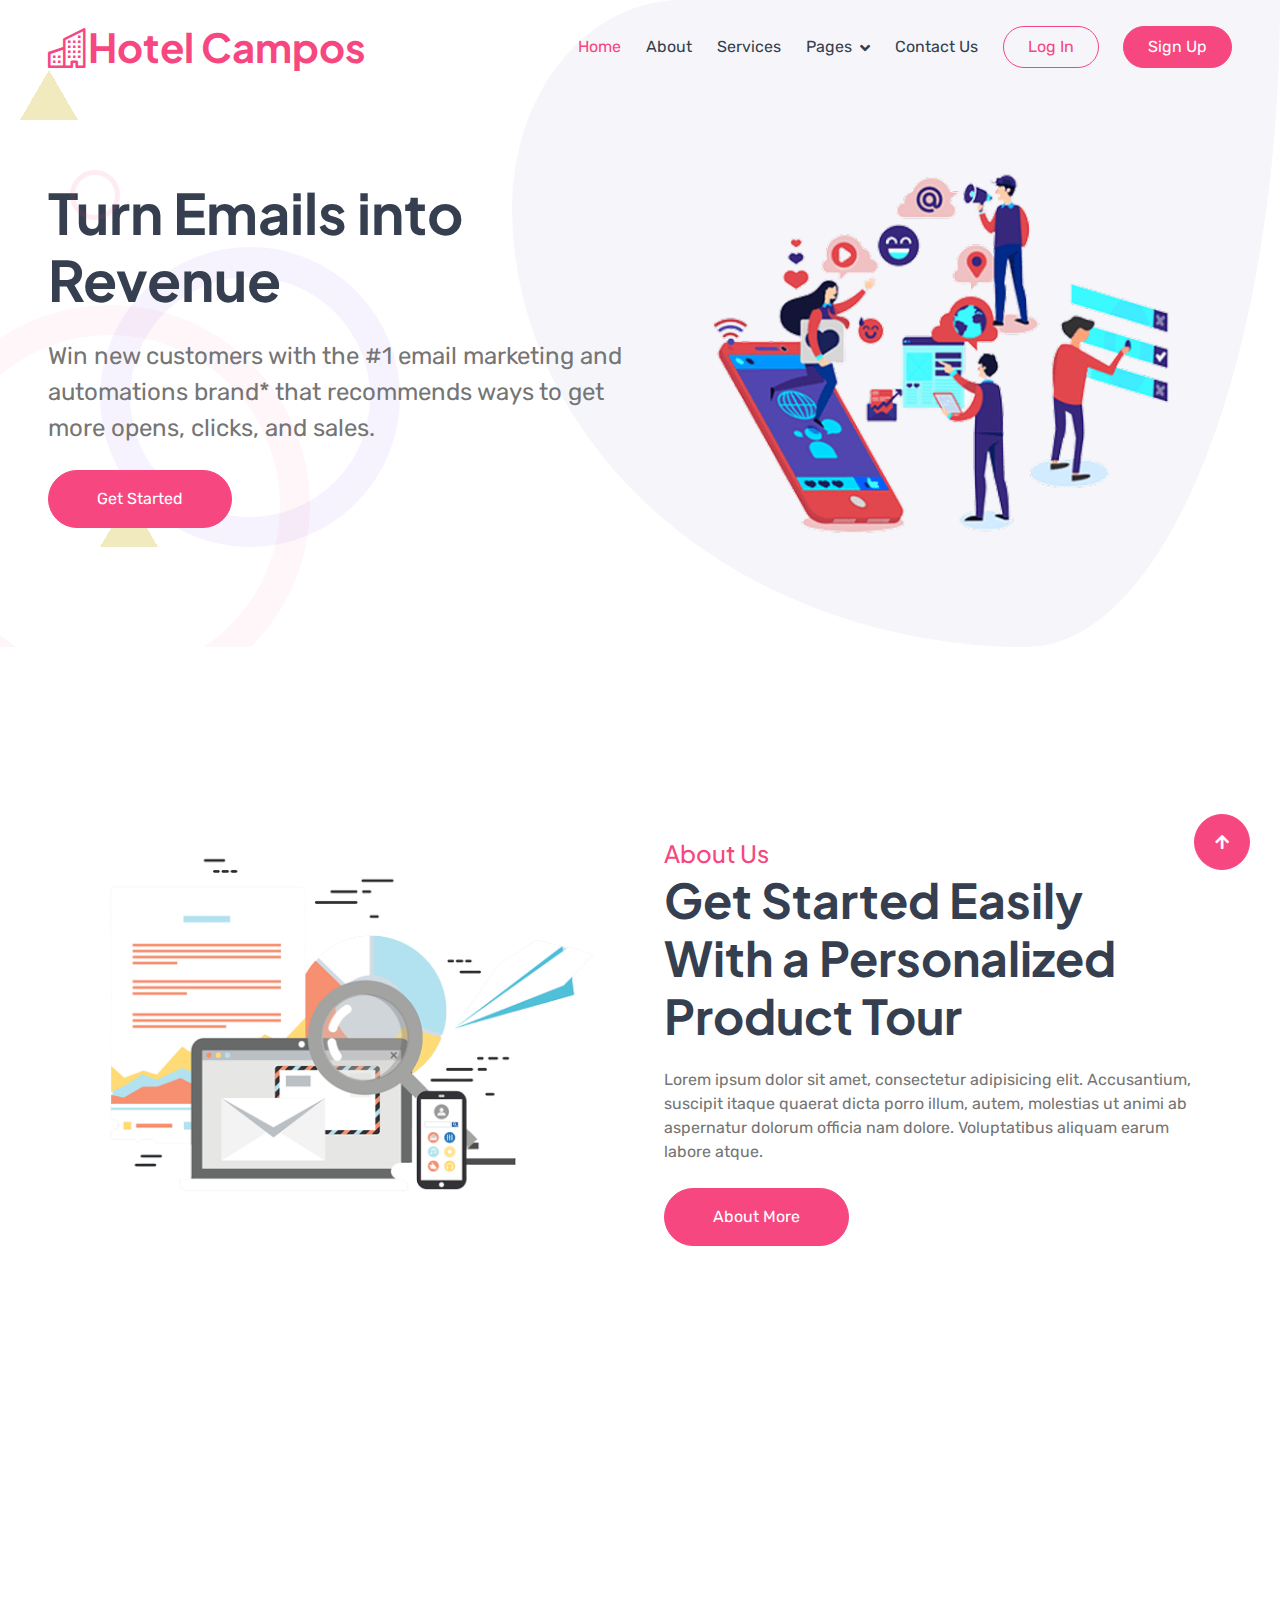
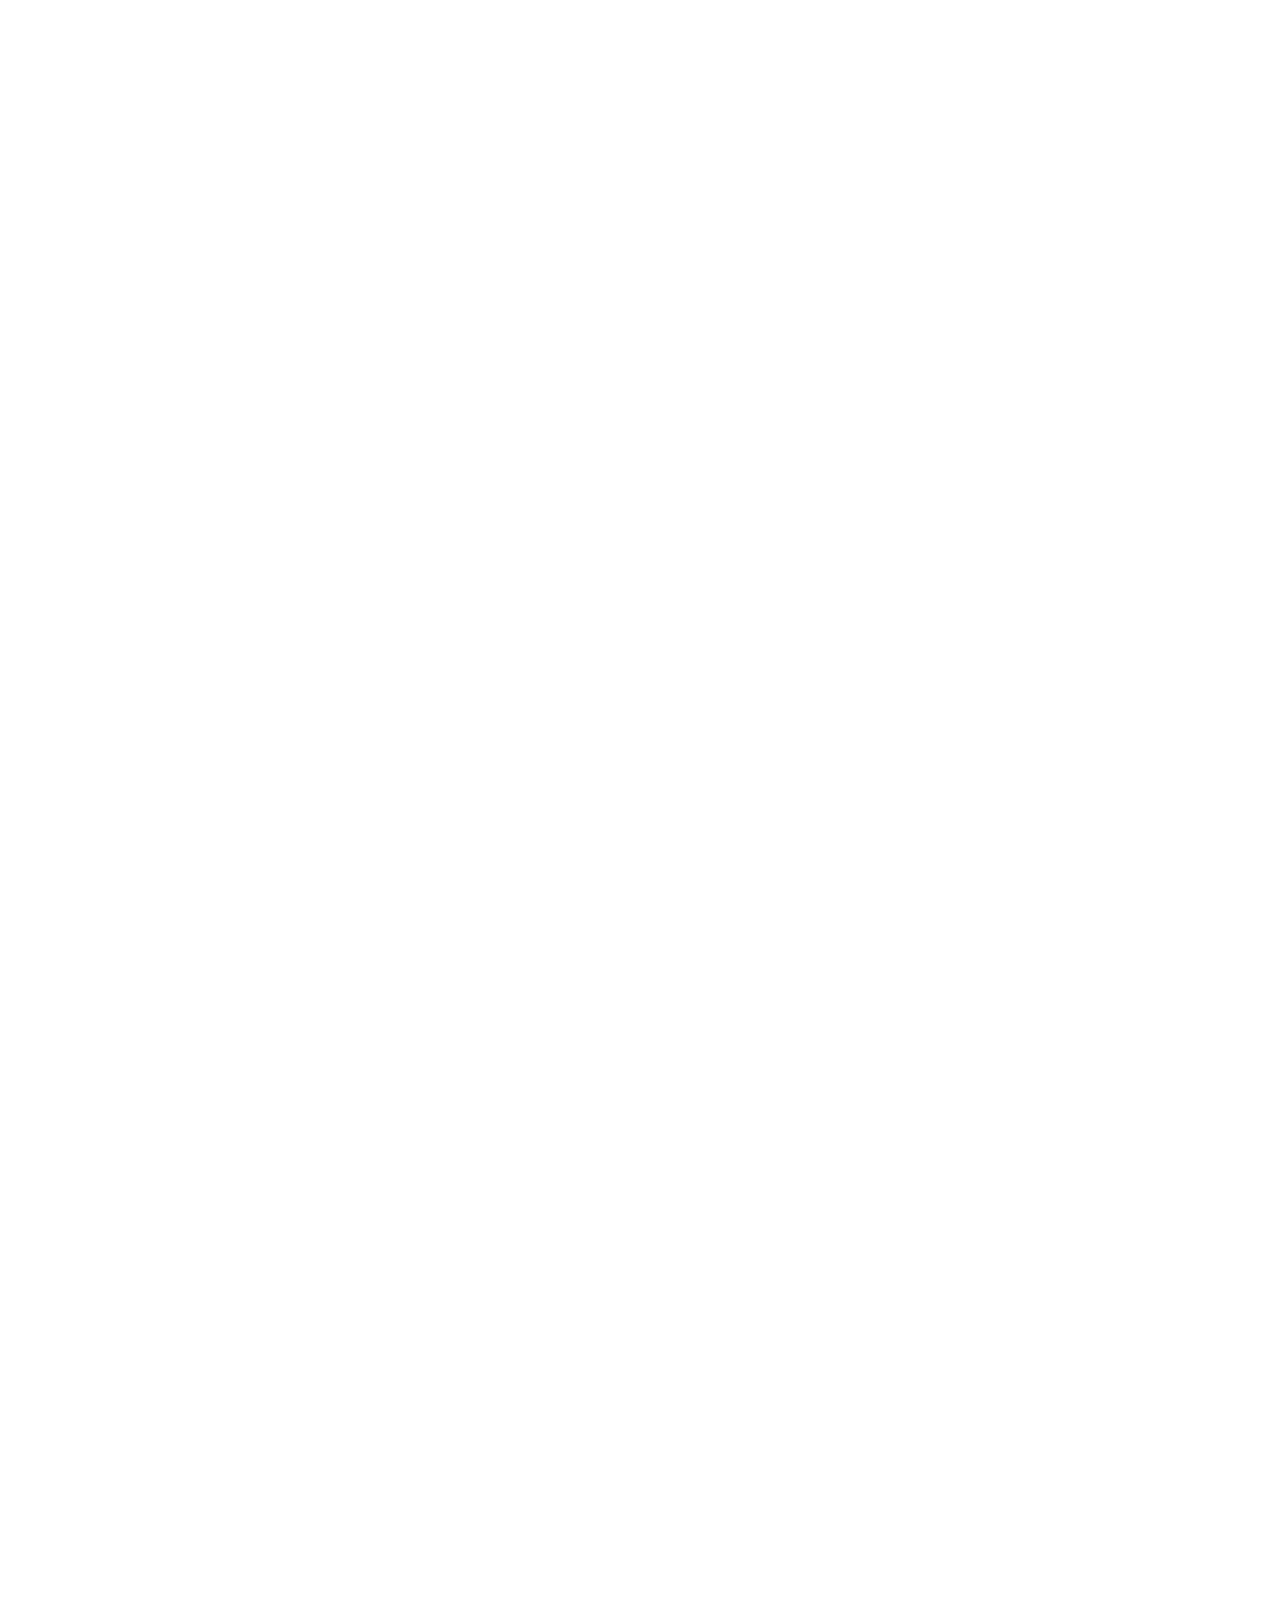
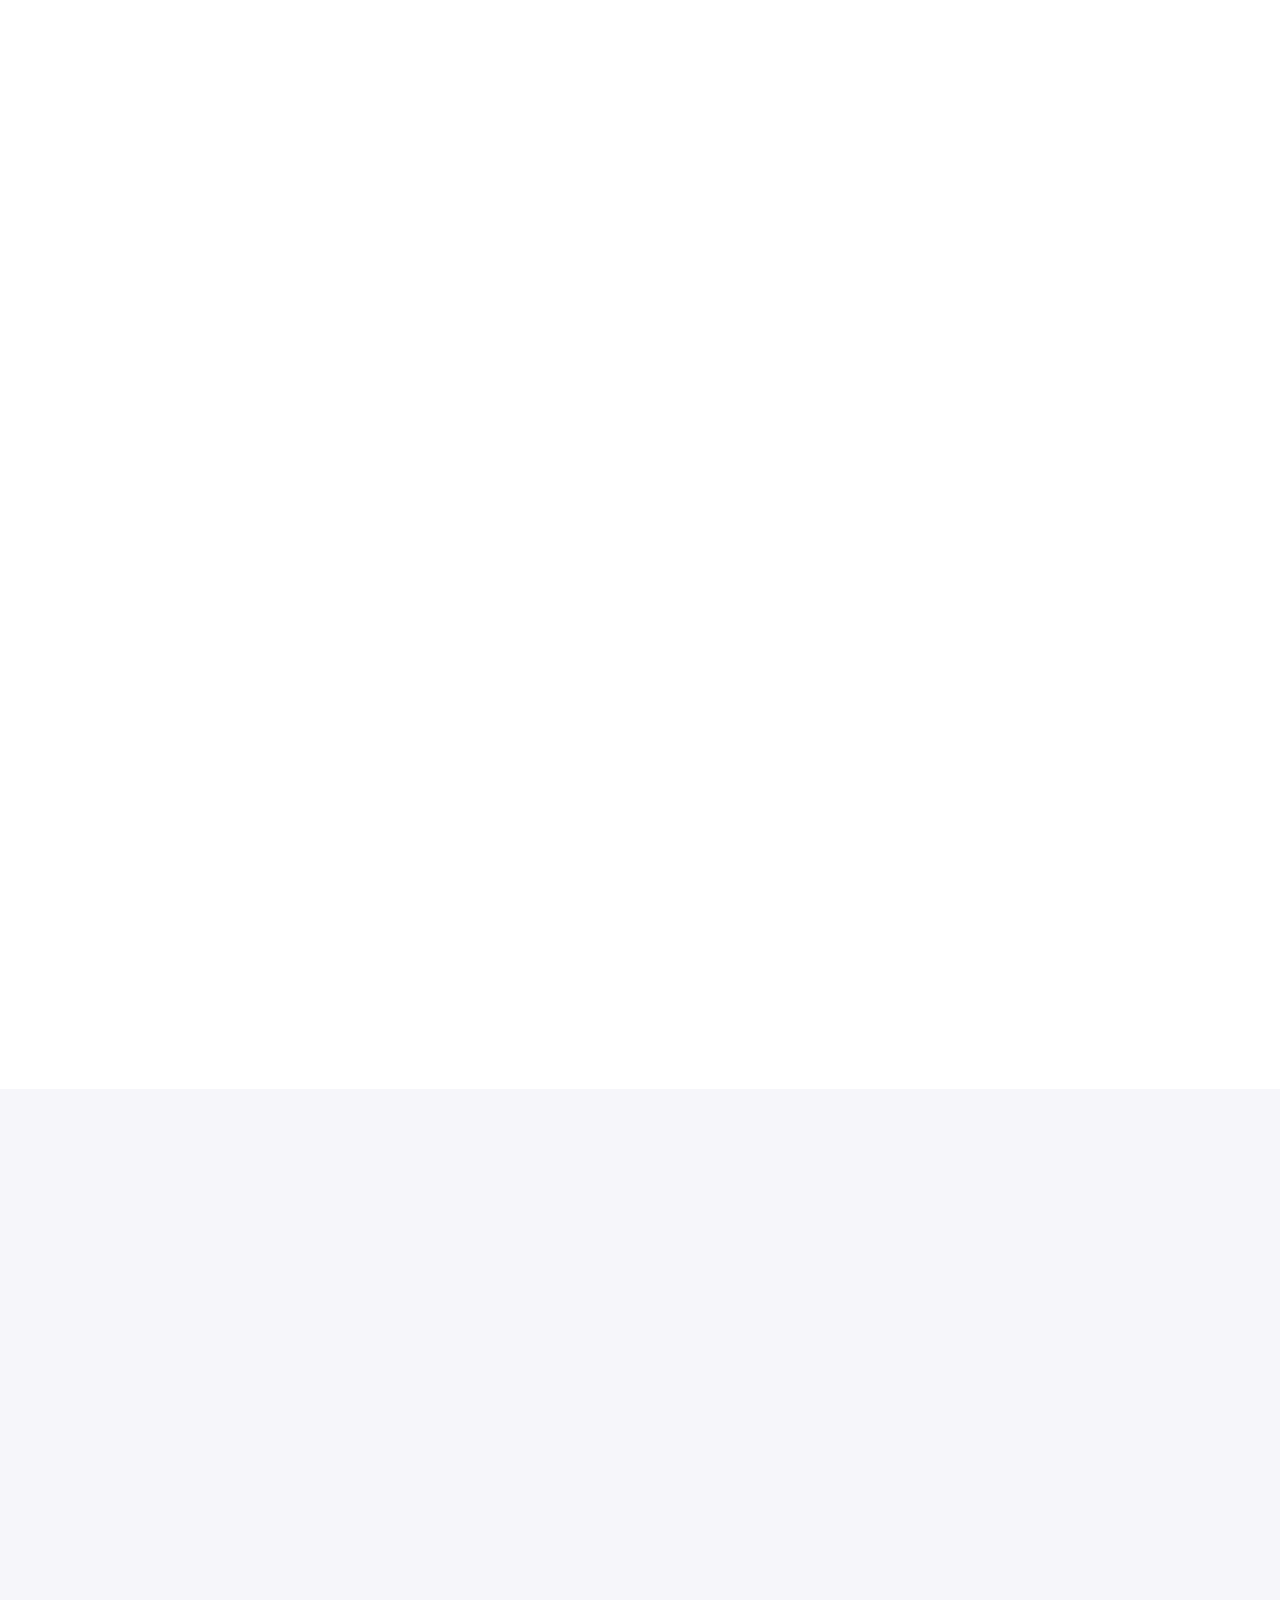
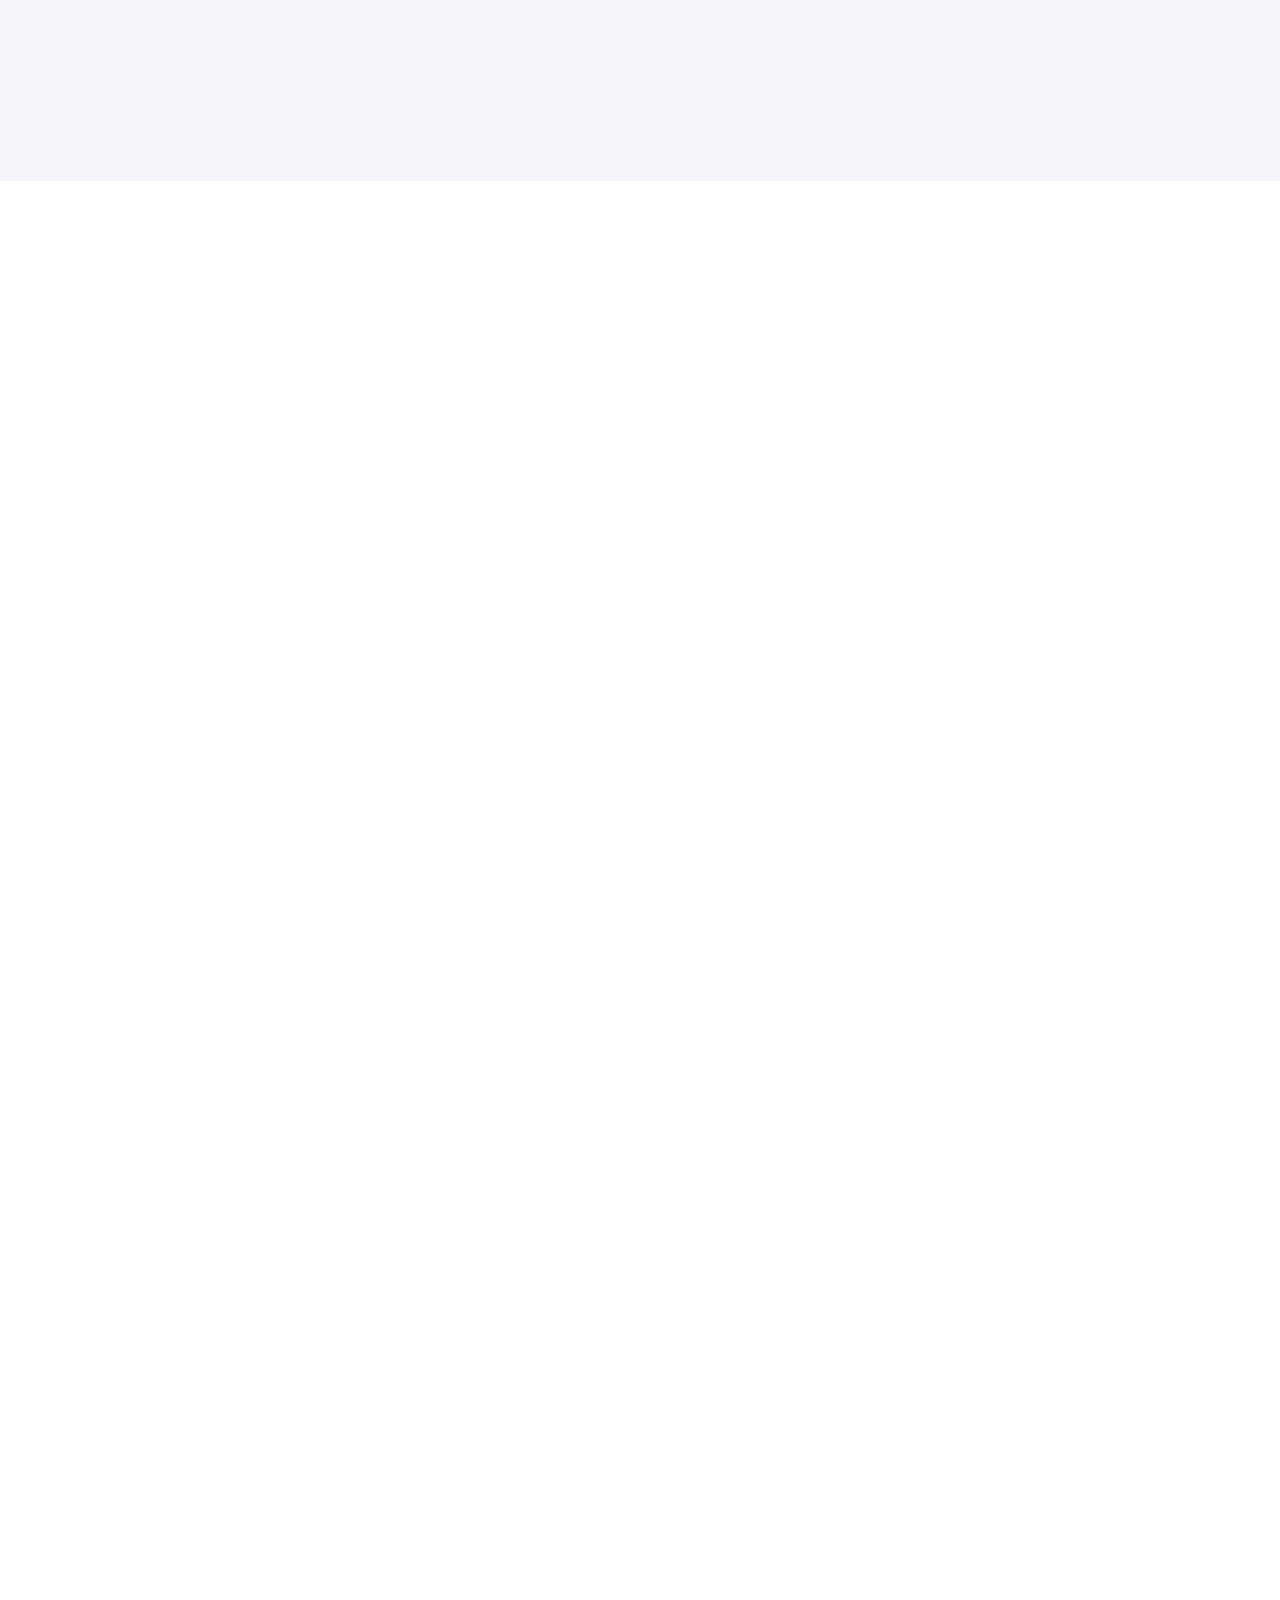
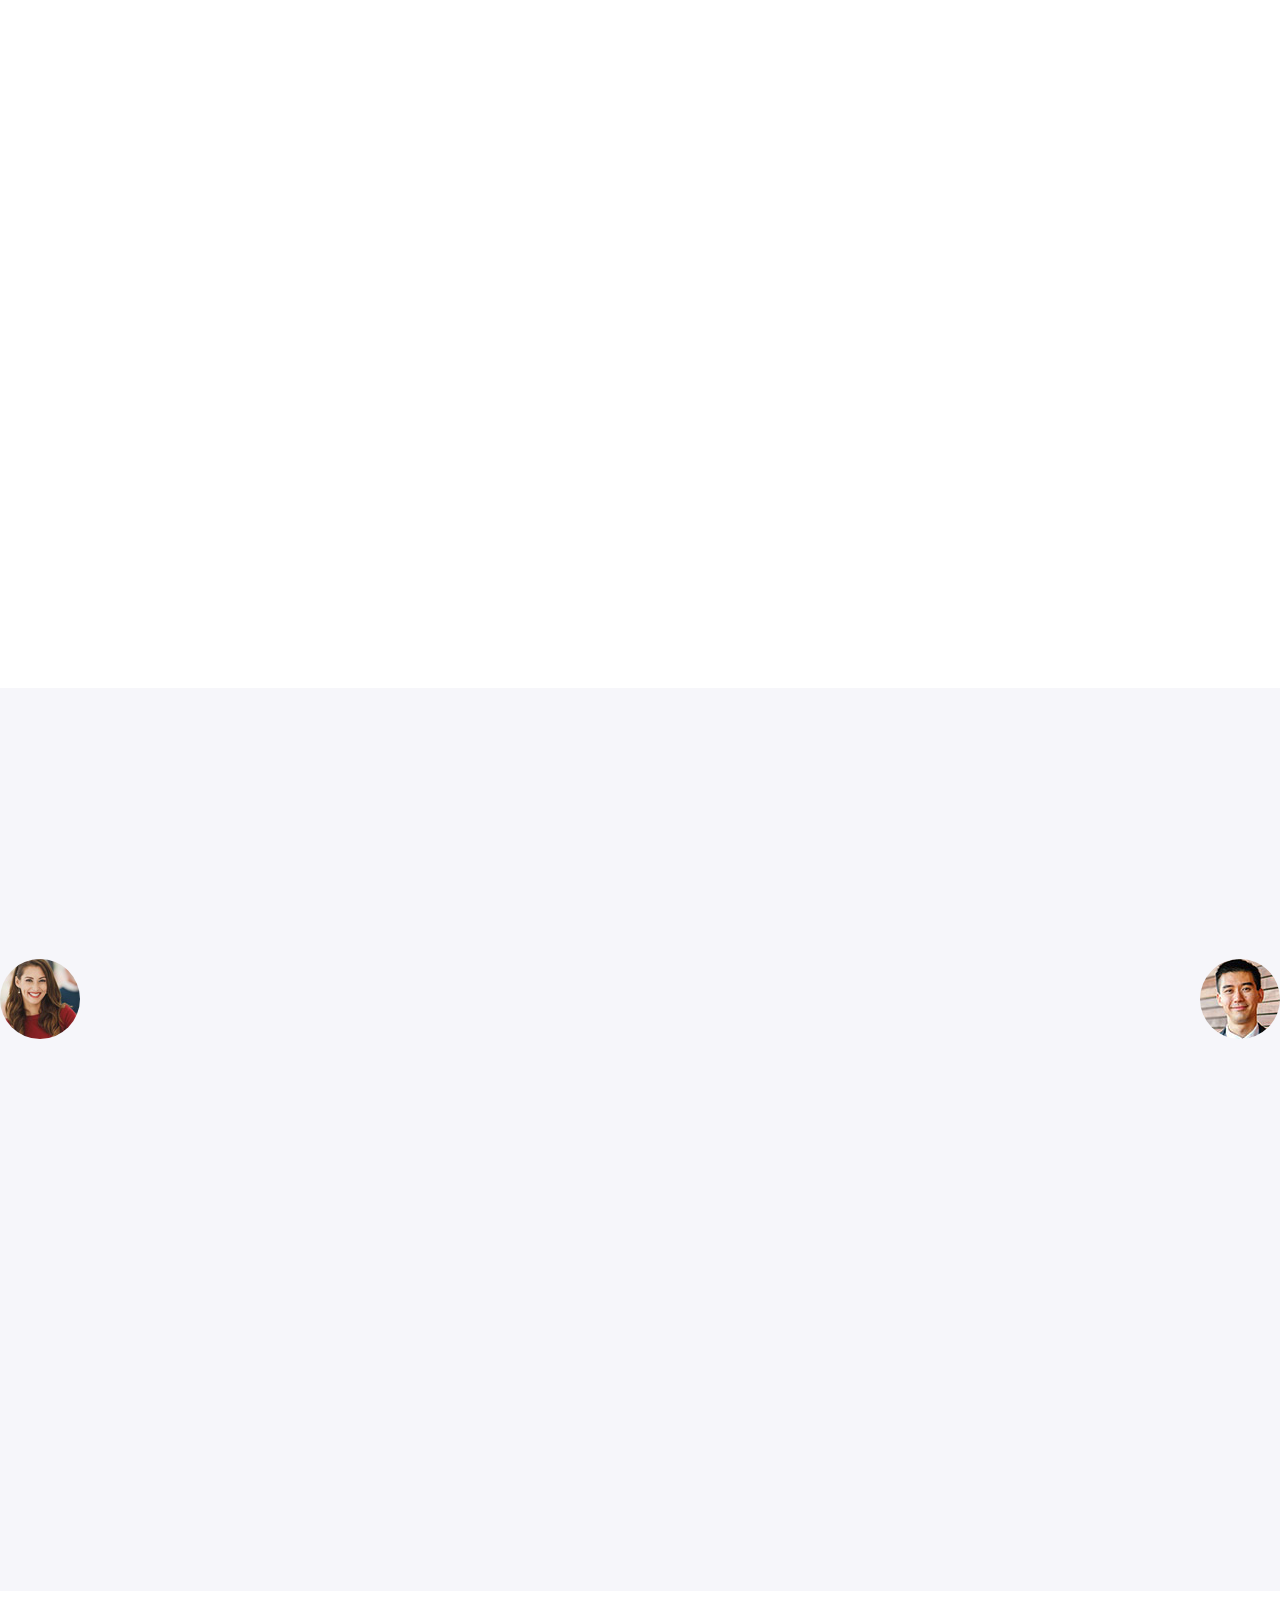
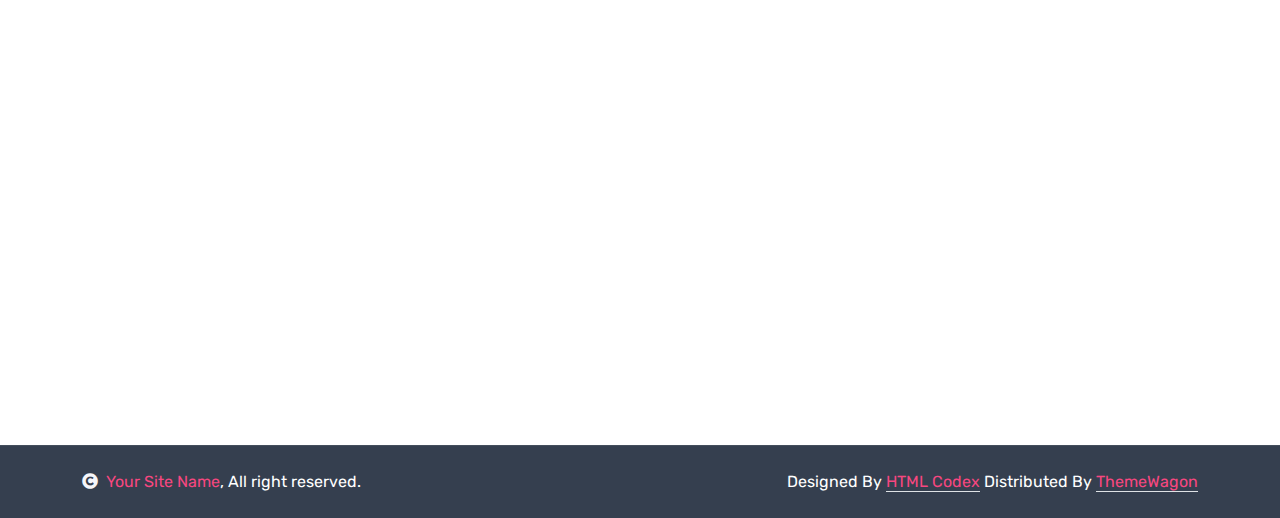
<file: Mailler-1.0.0/Mailler-1.0.0/index.html>
<!DOCTYPE html>
<html lang="en">

    <head>
        <meta charset="utf-8">
        <title>Mailler - SaaS Website Template</title>
        <meta content="width=device-width, initial-scale=1.0" name="viewport">
        <meta content="" name="keywords">
        <meta content="" name="description">

        <!-- Google Web Fonts -->
        <link rel="preconnect" href="https://fonts.googleapis.com">
        <link rel="preconnect" href="https://fonts.gstatic.com" crossorigin>
        <link href="https://fonts.googleapis.com/css2?family=Plus+Jakarta+Sans:wght@500;600;700&family=Rubik:wght@400;500&display=swap" rel="stylesheet"> 

        <!-- Icon Font Stylesheet -->
        <link rel="stylesheet" href="https://use.fontawesome.com/releases/v5.15.4/css/all.css"/>
        <link href="https://cdn.jsdelivr.net/npm/bootstrap-icons@1.4.1/font/bootstrap-icons.css" rel="stylesheet">
        <link rel="stylesheet" href="https://cdn.jsdelivr.net/npm/bootstrap-icons@1.11.3/font/bootstrap-icons.min.css">

        <!-- Libraries Stylesheet -->
        <link href="lib/animate/animate.min.css" rel="stylesheet">
        <link href="lib/owlcarousel/assets/owl.carousel.min.css" rel="stylesheet">
        <link href="lib/lightbox/css/lightbox.min.css" rel="stylesheet">


        <!-- Customized Bootstrap Stylesheet -->
        <link href="css/bootstrap.min.css" rel="stylesheet">

        <!-- Template Stylesheet -->
        <link href="css/style.css" rel="stylesheet">
    </head>

    <body>

        <!-- Spinner Start -->
        <div id="spinner" class="show bg-white position-fixed translate-middle w-100 vh-100 top-50 start-50 d-flex align-items-center justify-content-center">
            <div class="spinner-border text-primary" style="width: 3rem; height: 3rem;" role="status">
                <span class="sr-only">Loading...</span>
            </div>
        </div>
        <!-- Spinner End -->


        <!-- Navbar & Hero Start -->
        <div class="container-fluid header position-relative overflow-hidden p-0">
            <nav class="navbar navbar-expand-lg fixed-top navbar-light px-4 px-lg-5 py-3 py-lg-0">
                <a href="index.html" class="navbar-brand p-0">
                    <h1 class="display-6 text-primary m-0"><i class="bi bi-buildings"></i>Hotel Campos</h1>
                    <!-- <img src="img/logo.png" alt="Logo"> -->
                </a>
                <button class="navbar-toggler" type="button" data-bs-toggle="collapse" data-bs-target="#navbarCollapse">
                    <span class="fa fa-bars"></span>
                </button>
                <div class="collapse navbar-collapse" id="navbarCollapse">
                    <div class="navbar-nav ms-auto py-0">
                        <a href="index.html" class="nav-item nav-link active">Home</a>
                        <a href="about.html" class="nav-item nav-link">About</a>
                        <a href="service.html" class="nav-item nav-link">Services</a>
                        <div class="nav-item dropdown">
                            <a href="#" class="nav-link dropdown-toggle" data-bs-toggle="dropdown">Pages</a>
                            <div class="dropdown-menu m-0">
                                <a href="feature.html" class="dropdown-item">Features</a>
                                <a href="pricing.html" class="dropdown-item">Pricing</a>
                                <a href="blog.html" class="dropdown-item">Blog</a>
                                <a href="testimonial.html" class="dropdown-item">Testimonial</a>
                                <a href="404.html" class="dropdown-item">404 Page</a>
                            </div>
                        </div>
                        <a href="contact.html" class="nav-item nav-link">Contact Us</a>
                    </div>
                    <a href="#" class="btn btn-light border border-primary rounded-pill text-primary py-2 px-4 me-4">Log In</a>
                    <a href="#" class="btn btn-primary rounded-pill text-white py-2 px-4">Sign Up</a>
                </div>
            </nav>


            <!-- Hero Header Start -->
            <div class="hero-header overflow-hidden px-5">
                <div class="rotate-img">
                    <img src="img/sty-1.png" class="img-fluid w-100" alt="">
                    <div class="rotate-sty-2"></div>
                </div>
                <div class="row gy-5 align-items-center">
                    <div class="col-lg-6 wow fadeInLeft" data-wow-delay="0.1s">
                        <h1 class="display-4 text-dark mb-4 wow fadeInUp" data-wow-delay="0.3s">Turn Emails into Revenue</h1>
                        <p class="fs-4 mb-4 wow fadeInUp" data-wow-delay="0.5s">Win new customers with the #1 email marketing and automations brand* that recommends ways to get more opens, clicks, and sales.</p>
                        <a href="#" class="btn btn-primary rounded-pill py-3 px-5 wow fadeInUp" data-wow-delay="0.7s">Get Started</a>
                    </div>
                    <div class="col-lg-6 wow fadeInRight" data-wow-delay="0.2s">
                        <img src="img/hero-img-1.png" class="img-fluid w-100 h-100" alt="">
                    </div>
                </div>
            </div>
            <!-- Hero Header End -->
        </div>
        <!-- Navbar & Hero End -->


        <!-- About Start -->
        <div class="container-fluid overflow-hidden py-5"  style="margin-top: 6rem;">
            <div class="container py-5">
                <div class="row g-5">
                    <div class="col-lg-6 wow fadeInUp" data-wow-delay="0.1s">
                        <div class="RotateMoveLeft">
                            <img src="img/about-1.png" class="img-fluid w-100" alt="">
                        </div>
                    </div>
                    <div class="col-lg-6 wow fadeInUp" data-wow-delay="0.3s">
                        <h4 class="mb-1 text-primary">About Us</h4>
                        <h1 class="display-5 mb-4">Get Started Easily With a Personalized Product Tour</h1>
                        <p class="mb-4">Lorem ipsum dolor sit amet, consectetur adipisicing elit. Accusantium, suscipit itaque quaerat dicta porro illum, autem, molestias ut animi ab aspernatur dolorum officia nam dolore. Voluptatibus aliquam earum labore atque.
                        </p>
                        <a href="#" class="btn btn-primary rounded-pill py-3 px-5">About More</a>
                    </div>
                </div>
            </div>
        </div>
        <!-- About End -->


        <!-- Service Start -->
        <div class="container-fluid service py-5">
            <div class="container py-5">
                <div class="text-center mx-auto mb-5 wow fadeInUp" data-wow-delay="0.1s" style="max-width: 900px;">
                    <h4 class="mb-1 text-primary">Our Service</h4>
                    <h1 class="display-5 mb-4">What We Can Do For You</h1>
                    <p class="mb-0">Dolor sit amet consectetur, adipisicing elit. Ipsam, beatae maxime. Vel animi eveniet doloremque reiciendis soluta iste provident non rerum illum perferendis earum est architecto dolores vitae quia vero quod incidunt culpa corporis, porro doloribus. Voluptates nemo doloremque cum.
                    </p>
                </div>
                <div class="row g-4 justify-content-center">
                    <div class="col-md-6 col-lg-4 col-xl-3 wow fadeInUp" data-wow-delay="0.1s">
                        <div class="service-item text-center rounded p-4">
                            <div class="service-icon d-inline-block bg-light rounded p-4 mb-4"><i class="fas fa-mail-bulk fa-5x text-secondary"></i></div>
                            <div class="service-content">
                                <h4 class="mb-4">Email Newsletters</h4>
                                <p class="mb-4">Lorem ipsum dolor sit amet consectetur adipisicing elit.consectetur adipisicing elit
                                </p>
                                <a href="#" class="btn btn-light rounded-pill text-primary py-2 px-4">Read More</a>
                            </div>
                        </div>
                    </div>
                    <div class="col-md-6 col-lg-4 col-xl-3 wow fadeInUp" data-wow-delay="0.3s">
                        <div class="service-item text-center rounded p-4">
                            <div class="service-icon d-inline-block bg-light rounded p-4 mb-4"><i class="fas fa-thumbs-up fa-5x text-secondary"></i></div>
                            <div class="service-content">
                                <h4 class="mb-4">Acquistion Emails </h4>
                                <p class="mb-4">Lorem ipsum dolor sit amet consectetur adipisicing elit.consectetur adipisicing elit
                                </p>
                                <a href="#" class="btn btn-light rounded-pill text-primary py-2 px-4">Read More</a>
                            </div>
                        </div>
                    </div>
                    <div class="col-md-6 col-lg-4 col-xl-3 wow fadeInUp" data-wow-delay="0.5s">
                        <div class="service-item text-center rounded p-4">
                            <div class="service-icon d-inline-block bg-light rounded p-4 mb-4"><i class="fa fa-subway fa-5x text-secondary"></i></div>
                            <div class="service-content">
                                <h4 class="mb-4">Retention Emails</h4>
                                <p class="mb-4">Lorem ipsum dolor sit amet consectetur adipisicing elit.consectetur adipisicing elit
                                </p>
                                <a href="#" class="btn btn-light rounded-pill text-primary py-2 px-4">Read More</a>
                            </div>
                        </div>
                    </div>
                    <div class="col-md-6 col-lg-4 col-xl-3 wow fadeInUp" data-wow-delay="0.7s">
                        <div class="service-item text-center rounded p-4">
                            <div class="service-icon d-inline-block bg-light rounded p-4 mb-4"><i class="fas fa-sitemap fa-5x text-secondary"></i></div>
                            <div class="service-content">
                                <h4 class="mb-4">Promotional Emails</h4>
                                <p class="mb-4">Lorem ipsum dolor sit amet consectetur adipisicing elit.consectetur adipisicing elit
                                </p>
                                <a href="#" class="btn btn-light rounded-pill text-primary py-2 px-4">Read More</a>
                            </div>
                        </div>
                    </div>
                    <div class="col-md-6 col-lg-4 col-xl-3 wow fadeInUp" data-wow-delay="0.1s">
                        <div class="service-item text-center rounded p-4">
                            <div class="service-icon d-inline-block bg-light rounded p-4 mb-4"><i class="fas fa-mail-bulk fa-5x text-secondary"></i></div>
                            <div class="service-content">
                                <h4 class="mb-4">Email Newsletters</h4>
                                <p class="mb-4">Lorem ipsum dolor sit amet consectetur adipisicing elit.consectetur adipisicing elit
                                </p>
                                <a href="#" class="btn btn-light rounded-pill text-primary py-2 px-4">Read More</a>
                            </div>
                        </div>
                    </div>
                    <div class="col-md-6 col-lg-4 col-xl-3 wow fadeInUp" data-wow-delay="0.3s">
                        <div class="service-item text-center rounded p-4">
                            <div class="service-icon d-inline-block bg-light rounded p-4 mb-4"><i class="fas fa-thumbs-up fa-5x text-secondary"></i></div>
                            <div class="service-content">
                                <h4 class="mb-4">Acquistion Emails </h4>
                                <p class="mb-4">Lorem ipsum dolor sit amet consectetur adipisicing elit.consectetur adipisicing elit
                                </p>
                                <a href="#" class="btn btn-light rounded-pill text-primary py-2 px-4">Read More</a>
                            </div>
                        </div>
                    </div>
                    <div class="col-md-6 col-lg-4 col-xl-3 wow fadeInUp" data-wow-delay="0.5s">
                        <div class="service-item text-center rounded p-4">
                            <div class="service-icon d-inline-block bg-light rounded p-4 mb-4"><i class="fa fa-subway fa-5x text-secondary"></i></div>
                            <div class="service-content">
                                <h4 class="mb-4">Retention Emails</h4>
                                <p class="mb-4">Lorem ipsum dolor sit amet consectetur adipisicing elit.consectetur adipisicing elit
                                </p>
                                <a href="#" class="btn btn-light rounded-pill text-primary py-2 px-4">Read More</a>
                            </div>
                        </div>
                    </div>
                    <div class="col-md-6 col-lg-4 col-xl-3 wow fadeInUp" data-wow-delay="0.7s">
                        <div class="service-item text-center rounded p-4">
                            <div class="service-icon d-inline-block bg-light rounded p-4 mb-4"><i class="fas fa-sitemap fa-5x text-secondary"></i></div>
                            <div class="service-content">
                                <h4 class="mb-4">Promotional Emails</h4>
                                <p class="mb-4">Lorem ipsum dolor sit amet consectetur adipisicing elit.consectetur adipisicing elit
                                </p>
                                <a href="#" class="btn btn-light rounded-pill text-primary py-2 px-4">Read More</a>
                            </div>
                        </div>
                    </div>
                </div>
            </div>
        </div>
        <!-- Service End -->


        <!-- Feature Start -->
        <div class="container-fluid feature overflow-hidden py-5">
            <div class="container py-5">
                <div class="text-center mx-auto mb-5 wow fadeInUp" data-wow-delay="0.1s" style="max-width: 900px;">
                    <h4 class="text-primary">Our Feature</h4>
                    <h1 class="display-5 mb-4">Important Features For Email Marketing</h1>
                    <p class="mb-0">Dolor sit amet consectetur, adipisicing elit. Ipsam, beatae maxime. Vel animi eveniet doloremque reiciendis soluta iste provident non rerum illum perferendis earum est architecto dolores vitae quia vero quod incidunt culpa corporis, porro doloribus. Voluptates nemo doloremque cum.
                    </p>
                </div>
                <div class="row g-4 justify-content-center text-center mb-5">
                    <div class="col-md-6 col-lg-4 col-xl-3 wow fadeInUp" data-wow-delay="0.1s">
                        <div class="text-center p-4">
                            <div class="d-inline-block rounded bg-light p-4 mb-4"><i class="fas fa-envelope fa-5x text-secondary"></i></div>
                            <div class="feature-content">
                                <a href="#" class="h4">Email Marketing <i class="fa fa-long-arrow-alt-right"></i></a>
                                <p class="mt-4 mb-0">Lorem ipsum dolor sit amet consectetur adipisicing elit.consectetur adipisicing elit
                                </p>
                            </div>
                        </div>
                    </div>
                    <div class="col-md-6 col-lg-4 col-xl-3 wow fadeInUp" data-wow-delay="0.3s">
                        <div class="text-center p-4">
                            <div class="d-inline-block rounded bg-light p-4 mb-4"><i class="fas fa-mail-bulk fa-5x text-secondary"></i></div>
                            <div class="feature-content">
                                <a href="#" class="h4">Email Builder <i class="fa fa-long-arrow-alt-right"></i></a>
                                <p class="mt-4 mb-0">Lorem ipsum dolor sit amet consectetur adipisicing elit.consectetur adipisicing elit
                                </p>
                            </div>
                        </div>
                    </div>
                    <div class="col-md-6 col-lg-4 col-xl-3 wow fadeInUp" data-wow-delay="0.5s">
                        <div class="text-center rounded p-4">
                            <div class="d-inline-block rounded bg-light p-4 mb-4"><i class="fas fa-sitemap fa-5x text-secondary"></i></div>
                            <div class="feature-content">
                                <a href="#" class="h4">Customer Builder <i class="fa fa-long-arrow-alt-right"></i></a>
                                <p class="mt-4 mb-0">Lorem ipsum dolor sit amet consectetur adipisicing elit.consectetur adipisicing elit
                                </p>
                            </div>
                        </div>
                    </div>
                    <div class="col-md-6 col-lg-4 col-xl-3 wow fadeInUp" data-wow-delay="0.7s">
                        <div class="text-center rounded p-4">
                            <div class="d-inline-block rounded bg-light p-4 mb-4"><i class="fas fa-tasks fa-5x text-secondary"></i></div>
                            <div class="feature-content">
                                <a href="#" class="h4">Campaign Manager <i class="fa fa-long-arrow-alt-right"></i></a>
                                <p class="mt-4 mb-0">Lorem ipsum dolor sit amet consectetur adipisicing elit.consectetur adipisicing elit
                                </p>
                            </div>
                        </div>
                    </div>
                    <div class="col-12 wow fadeInUp" data-wow-delay="0.1s">
                        <div class="my-3">
                            <a href="#" class="btn btn-primary d-inline rounded-pill px-5 py-3">More Features</a>
                        </div>
                    </div>
                </div>
                <div class="row g-5 pt-5" style="margin-top: 6rem;">
                    <div class="col-lg-6 wow fadeInLeft" data-wow-delay="0.1s">
                        <div class="feature-img RotateMoveLeft h-100" style="object-fit: cover;">
                            <img src="img/features-1.png" class="img-fluid w-100 h-100" alt="">
                        </div>
                    </div>
                    <div class="col-lg-6 wow fadeInRight" data-wow-delay="0.1s">
                        <h4 class="text-primary">Fearutes</h4>
                        <h1 class="display-5 mb-4">Push Your Visitors Into Happy Customers</h1>
                        <p class="mb-4">Lorem ipsum dolor sit amet, consectetur adipisicing elit. Accusantium, suscipit itaque quaerat dicta porro illum, autem, molestias ut animi ab aspernatur dolorum officia nam dolore. Voluptatibus aliquam earum labore atque.
                        </p>
                        <div class="row g-4">
                            <div class="col-6">
                                <div class="d-flex">
                                    <i class="fas fa-newspaper fa-4x text-secondary"></i>
                                    <div class="d-flex flex-column ms-3">
                                        <h2 class="mb-0 fw-bold">285</h2>
                                        <small class="text-dark">Created Projects</small>
                                    </div>
                                </div>
                            </div>
                            <div class="col-6">
                                <div class="d-flex">
                                    <i class="fas fa-users fa-4x text-secondary"></i>
                                    <div class="d-flex flex-column ms-3">
                                        <h2 class="mb-0 fw-bold">6560</h2>
                                        <small class="text-dark">Happy Clients</small>
                                    </div>
                                </div>
                            </div>
                        </div>
                        <div class="my-4">
                            <a href="#" class="btn btn-primary rounded-pill py-3 px-5">Read More</a>
                        </div>
                    </div>
                </div>
            </div>
        </div>
        <!-- Feature End -->


        <!-- FAQ Start -->
        <div class="container-fluid FAQ bg-light overflow-hidden py-5">
            <div class="container py-5">
                <div class="row g-5 align-items-center">
                    <div class="col-lg-6 wow fadeInLeft" data-wow-delay="0.1s">
                       <div class="accordion" id="accordionExample">
                            <div class="accordion-item border-0 mb-4">
                                <h2 class="accordion-header" id="headingOne">
                                    <button class="accordion-button rounded-top" type="button" data-bs-toggle="collapse" data-bs-target="#collapseOne" aria-expanded="true" aria-controls="collapseTOne">
                                        Why did you choose Our Email Services?
                                    </button>
                                </h2>
                                <div id="collapseOne" class="accordion-collapse collapse show" aria-labelledby="headingOne" data-bs-parent="#accordionExample">
                                    <div class="accordion-body my-2">
                                        <h5>Dolor sit amet consectetur adipisicing elit.</h5>
                                        <p>Lorem ipsum dolor sit amet consectetur adipisicing elit. Ad nemo impedit, sapiente quis illo quia nulla atque maxime fuga minima ipsa quae cum consequatur, sit, delectus exercitationem odit officiis maiores! Neque, quidem corrupti modi architecto eos saepe incidunt dignissimos rerum.</p>
                                        <p>Lorem ipsum dolor sit amet consectetur adipisicing elit. Dicta distinctio hic fuga odio excepturi ducimus sequi at. Doloribus, non aspernatur.</p>
                                    </div>
                                </div>
                            </div>
                            <div class="accordion-item border-0 mb-4">
                                <h2 class="accordion-header" id="headingTwo">
                                    <button class="accordion-button collapsed rounded-top" type="button" data-bs-toggle="collapse" data-bs-target="#collapseTwo" aria-expanded="false" aria-controls="collapseTwo">
                                        Are there any hidden charges? 
                                    </button>
                                </h2>
                                <div id="collapseTwo" class="accordion-collapse collapse" aria-labelledby="headingTwo" data-bs-parent="#accordionExample">
                                    <div class="accordion-body my-2">
                                        <h5>Dolor sit amet consectetur adipisicing elit.</h5>
                                        <p>Lorem ipsum dolor sit amet consectetur adipisicing elit. Ad nemo impedit, sapiente quis illo quia nulla atque maxime fuga minima ipsa quae cum consequatur, sit, delectus exercitationem odit officiis maiores! Neque, quidem corrupti modi architecto eos saepe incidunt dignissimos rerum.</p>
                                        <p>Lorem ipsum dolor sit amet consectetur adipisicing elit. Dicta distinctio hic fuga odio excepturi ducimus sequi at. Doloribus, non aspernatur.</p>
                                    </div>
                                </div>
                            </div>
                            <div class="accordion-item border-0">
                                <h2 class="accordion-header" id="headingThree">
                                    <button class="accordion-button collapsed rounded-top" type="button" data-bs-toggle="collapse" data-bs-target="#collapseThree" aria-expanded="false" aria-controls="collapseThree">
                                        What are the key challenges of email marketing?
                                    </button>
                                </h2>
                                <div id="collapseThree" class="accordion-collapse collapse" aria-labelledby="headingThree" data-bs-parent="#accordionExample">
                                    <div class="accordion-body my-2">
                                        <h5>Dolor sit amet consectetur adipisicing elit.</h5>
                                        <p>Lorem ipsum dolor sit amet consectetur adipisicing elit. Ad nemo impedit, sapiente quis illo quia nulla atque maxime fuga minima ipsa quae cum consequatur, sit, delectus exercitationem odit officiis maiores! Neque, quidem corrupti modi architecto eos saepe incidunt dignissimos rerum.</p>
                                        <p>Lorem ipsum dolor sit amet consectetur adipisicing elit. Dicta distinctio hic fuga odio excepturi ducimus sequi at. Doloribus, non aspernatur.</p>
                                    </div>
                                </div>
                            </div>
                       </div>
                    </div>
                    <div class="col-lg-6 wow fadeInRight" data-wow-delay="0.3s">
                        <div class="FAQ-img RotateMoveRight rounded">
                            <img src="img/about-1.png" class="img-fluid w-100" alt="">
                        </div>
                    </div>
                </div>
            </div>
        </div>
        <!-- FAQ End -->


        <!-- Pricing Start -->
        <div class="container-fluid price py-5">
            <div class="container py-5">
                <div class="text-center mx-auto mb-5 wow fadeInUp" data-wow-delay="0.1s" style="max-width: 900px;">
                    <h4 class="text-primary">Pricing Plan</h4>
                    <h1 class="display-5 mb-4">Not Sure Which Plan Is For You?</h1>
                    <p class="mb-0">Dolor sit amet consectetur, adipisicing elit. Ipsam, beatae maxime. Vel animi eveniet doloremque reiciendis soluta iste provident non rerum illum perferendis earum est architecto dolores vitae quia vero quod incidunt culpa corporis, porro doloribus. Voluptates nemo doloremque cum.
                    </p>
                </div>
                <div class="row g-5 justify-content-center">
                    <div class="col-md-6 col-lg-6 col-xl-4 wow fadeInUp" data-wow-delay="0.1s">
                        <div class="price-item bg-light rounded text-center">
                            <div class="text-center text-dark border-bottom d-flex flex-column justify-content-center p-4" style="width: 100%; height: 160px;">
                                <p class="fs-2 fw-bold text-uppercase mb-0">BASIC</p>
                                <div class="d-flex justify-content-center">
                                    <strong class="align-self-start">$</strong>
                                    <p class="mb-0"><span class="display-5">00</span>/mo</p>
                                </div>                        
                            </div>
                            <div class="text-start p-5">
                                <p><i class="fas fa-check text-success me-1"></i> Limited Acess Library</p>
                                <p><i class="fas fa-check text-success me-1"></i> Customer Support</p>
                                <p><i class="fas fa-check text-success me-1"></i> Pre-built Email Templates</p>
                                <p><i class="fas fa-check text-success me-1"></i> Reporting & Analytics</p>
                                <p><i class="fas fa-check text-success me-1"></i> Forms & Landing Pages</p>
                                <p><i class="fas fa-check text-success me-1"></i> A/B Testing</p>
                                <p><i class="fas fa-check text-success me-1"></i> Email Scheduling</p>
                                <p><i class="fas fa-check text-success me-1"></i> Automated Customer Journeys</p>
                                <p><i class="fas fa-times text-danger me-1"></i> Creative Assistant</p>
                                <p class="mb-4"><i class="fas fa-times text-danger me-1"></i> Role-based Access</p>
                                <button class="btn btn-light rounded-pill py-2 px-5" type="button">Get Started</button>
                            </div>
                        </div>
                    </div>
                    <div class="col-md-6 col-lg-6 col-xl-4 wow fadeInUp" data-wow-delay="0.3s">
                        <div class="price-item bg-light rounded text-center">
                            <div class="pice-item-offer">Popular</div>
                            <div class="text-center text-primary border-bottom d-flex flex-column justify-content-center p-4" style="width: 100%; height: 160px;">
                                <p class="fs-2 fw-bold text-uppercase mb-0">Standard</p>
                                <div class="d-flex justify-content-center">
                                    <strong class="align-self-start">$</strong>
                                    <p class="mb-0"><span class="display-5">23</span>/mo</p>
                                </div>                        
                            </div>
                            <div class="text-start p-5">
                                <p><i class="fas fa-check text-success me-1"></i> Limited Acess Library</p>
                                <p><i class="fas fa-check text-success me-1"></i> Customer Support</p>
                                <p><i class="fas fa-check text-success me-1"></i> Pre-built Email Templates</p>
                                <p><i class="fas fa-check text-success me-1"></i> Reporting & Analytics</p>
                                <p><i class="fas fa-check text-success me-1"></i> Forms & Landing Pages</p>
                                <p><i class="fas fa-check text-success me-1"></i> A/B Testing</p>
                                <p><i class="fas fa-check text-success me-1"></i> Email Scheduling</p>
                                <p><i class="fas fa-check text-success me-1"></i> Automated Customer Journeys</p>
                                <p><i class="fas fa-times text-danger me-1"></i> Creative Assistant</p>
                                <p class="mb-4"><i class="fas fa-times text-danger me-1"></i> Role-based Access</p>
                                <button class="btn btn-light rounded-pill py-2 px-5" type="button">Get Started</button>
                            </div>
                        </div>
                    </div>
                    <div class="col-md-6 col-lg-6 col-xl-4 wow fadeInUp" data-wow-delay="0.5s">
                        <div class="price-item bg-light rounded text-center">
                            <div class="text-center text-secondary border-bottom d-flex flex-column justify-content-center p-4" style="width: 100%; height: 160px;">
                                <p class="fs-2 fw-bold text-uppercase mb-0">Premium</p>
                                <div class="d-flex justify-content-center">
                                    <strong class="align-self-start">$</strong>
                                    <p class="mb-0"><span class="display-5">49</span>/mo</p>
                                </div>                        
                            </div>
                            <div class="text-start p-5">
                                <p><i class="fas fa-check text-success me-1"></i> Limited Acess Library</p>
                                <p><i class="fas fa-check text-success me-1"></i> Customer Support</p>
                                <p><i class="fas fa-check text-success me-1"></i> Pre-built Email Templates</p>
                                <p><i class="fas fa-check text-success me-1"></i> Reporting & Analytics</p>
                                <p><i class="fas fa-check text-success me-1"></i> Forms & Landing Pages</p>
                                <p><i class="fas fa-check text-success me-1"></i> A/B Testing</p>
                                <p><i class="fas fa-check text-success me-1"></i> Email Scheduling</p>
                                <p><i class="fas fa-check text-success me-1"></i> Automated Customer Journeys</p>
                                <p><i class="fas fa-times text-danger me-1"></i> Creative Assistant</p>
                                <p class="mb-4"><i class="fas fa-times text-danger me-1"></i> Role-based Access</p>
                                <button class="btn btn-light rounded-pill py-2 px-5" type="button">Get Started</button>
                            </div>
                        </div>
                    </div>
                </div>
            </div>
        </div>
        <!-- Pricing End -->


        <!-- Blog Start -->
        <div class="container-fluid blog py-5">
            <div class="container py-5">
                <div class="text-center mx-auto mb-5 wow fadeInUp" data-wow-delay="0.1s" style="max-width: 900px;">
                    <h4 class="text-primary">Our Blog</h4>
                    <h1 class="display-5 mb-4">Join Us For New Blog</h1>
                    <p class="mb-0">Dolor sit amet consectetur, adipisicing elit. Ipsam, beatae maxime. Vel animi eveniet doloremque reiciendis soluta iste provident non rerum illum perferendis earum est architecto dolores vitae quia vero quod incidunt culpa corporis, porro doloribus. Voluptates nemo doloremque cum.
                    </p>
                </div>
                <div class="row g-4 justify-content-center">
                    <div class="col-md-6 col-lg-4 col-xl-3 wow fadeInUp" data-wow-delay="0.1s">
                        <div class="blog-item">
                            <div class="blog-img">
                                <img src="img/blog-1.png" class="img-fluid w-100" alt="">
                                <div class="blog-info">
                                    <span><i class="fa fa-clock"></i> Dec 01.2024</span>
                                    <div class="d-flex">
                                        <span class="me-3"> 3 <i class="fa fa-heart"></i></span>
                                        <a href="#" class="text-white">0 <i class="fa fa-comment"></i></a>
                                    </div>
                                </div>
                            </div>
                            <div class="blog-content text-dark border p-4 ">
                                <h5 class="mb-4">Dolor, sit amet consectetur adipisicing</h5>
                                <p class="mb-4">Lorem ipsum dolor sit amet consectur adip sed eiusmod amet consectur adip.</p>
                                <a class="btn btn-light rounded-pill py-2 px-4" href="#">Read More</a>
                            </div>
                        </div>
                    </div>
                    <div class="col-md-6 col-lg-4 col-xl-3 wow fadeInUp" data-wow-delay="0.3s">
                        <div class="blog-item">
                            <div class="blog-img">
                                <img src="img/blog-2.png" class="img-fluid w-100" alt="">
                                <div class="blog-info">
                                    <span><i class="fa fa-clock"></i> Dec 01.2024</span>
                                    <div class="d-flex">
                                        <span class="me-3"> 3 <i class="fa fa-heart"></i></span>
                                        <a href="#" class="text-white">0 <i class="fa fa-comment"></i></a>
                                    </div>
                                </div>
                            </div>
                            <div class="blog-content text-dark border p-4 ">
                                <h5 class="mb-4">Dolor, sit amet consectetur adipisicing</h5>
                                <p class="mb-4">Lorem ipsum dolor sit amet consectur adip sed eiusmod amet consectur adip.</p>
                                <a class="btn btn-light rounded-pill py-2 px-4" href="#">Read More</a>
                            </div>
                        </div>
                    </div>
                    <div class="col-md-6 col-lg-4 col-xl-3 wow fadeInUp" data-wow-delay="0.5s">
                        <div class="blog-item">
                            <div class="blog-img">
                                <img src="img/blog-3.png" class="img-fluid w-100" alt="">
                                <div class="blog-info">
                                    <span><i class="fa fa-clock"></i> Dec 01.2024</span>
                                    <div class="d-flex">
                                        <span class="me-3"> 3 <i class="fa fa-heart"></i></span>
                                        <a href="#" class="text-white">0 <i class="fa fa-comment"></i></a>
                                    </div>
                                </div>
                            </div>
                            <div class="blog-content text-dark border p-4 ">
                                <h5 class="mb-4">Dolor, sit amet consectetur adipisicing</h5>
                                <p class="mb-4">Lorem ipsum dolor sit amet consectur adip sed eiusmod amet consectur adip.</p>
                                <a class="btn btn-light rounded-pill py-2 px-4" href="#">Read More</a>
                            </div>
                        </div>
                    </div>
                    <div class="col-md-6 col-lg-4 col-xl-3 wow fadeInUp" data-wow-delay="0.7s">
                        <div class="blog-item">
                            <div class="blog-img">
                                <img src="img/blog-4.png" class="img-fluid w-100" alt="">
                                <div class="blog-info">
                                    <span><i class="fa fa-clock"></i> Dec 01.2024</span>
                                    <div class="d-flex">
                                        <span class="me-3"> 3 <i class="fa fa-heart"></i></span>
                                        <a href="#" class="text-white">0 <i class="fa fa-comment"></i></a>
                                    </div>
                                </div>
                            </div>
                            <div class="blog-content text-dark border p-4 ">
                                <h5 class="mb-4">Dolor, sit amet consectetur adipisicing</h5>
                                <p class="mb-4">Lorem ipsum dolor sit amet consectur adip sed eiusmod amet consectur adip.</p>
                                <a class="btn btn-light rounded-pill py-2 px-4" href="#">Read More</a>
                            </div>
                        </div>
                    </div>
                </div>
            </div>
        </div>
        <!-- Blog End -->


        <!-- Testimonial Start -->
        <div class="container-fluid testimonial py-5">
            <div class="container py-5">
                <div class="text-center mx-auto mb-5 wow fadeInUp" data-wow-delay="0.1s" style="max-width: 900px;">
                    <h4 class="text-primary">Testimonial</h4>
                    <h1 class="display-5 mb-4">What Our Client Say About Us</h1>
                    <p class="mb-0">Dolor sit amet consectetur, adipisicing elit. Ipsam, beatae maxime. Vel animi eveniet doloremque reiciendis soluta iste provident non rerum illum perferendis earum est architecto dolores vitae quia vero quod incidunt culpa corporis, porro doloribus. Voluptates nemo doloremque cum.
                    </p>
                </div>
                <div class="testimonial-carousel owl-carousel wow zoomInDown" data-wow-delay="0.2s">
                    <div class="testimonial-item" data-dot="<img class='img-fluid' src='img/testimonial-img-1.jpg' alt=''>">
                        <div class="testimonial-inner text-center p-5">
                            <div class="d-flex align-items-center justify-content-center mb-4">
                                <div class="testimonial-inner-img border border-primary border-3 me-4" style="width: 100px; height: 100px; border-radius: 50%;">
                                    <img src="img/testimonial-img-1.jpg" class="img-fluid rounded-circle" alt="">
                                </div>
                                <div>
                                    <h5 class="mb-2">John Abraham</h5>
                                    <p class="mb-0">New York, USA</p>
                                </div>
                            </div>
                            <p class="fs-7">Lorem ipsum dolor, sit amet consectetur adipisicing elit. Asperiores nemo facilis tempora esse explicabo sed! Dignissimos quia ullam pariatur blanditiis sed voluptatum. Totam aut quidem laudantium tempora. Minima, saepe earum!
                            </p>
                            <div class="text-center">
                                <div class="d-flex justify-content-center">
                                    <i class="fas fa-star text-primary"></i>
                                    <i class="fas fa-star text-primary"></i>
                                    <i class="fas fa-star text-primary"></i>
                                    <i class="fas fa-star text-primary"></i>
                                    <i class="fas fa-star text-primary"></i>
                                </div>
                            </div>
                        </div>
                    </div>
                    <div class="testimonial-item" data-dot="<img class='img-fluid' src='img/testimonial-img-2.jpg' alt=''>">
                        <div class="testimonial-inner text-center p-5">
                            <div class="d-flex align-items-center justify-content-center mb-4">
                                <div class="testimonial-inner-img border border-primary border-3 me-4" style="width: 100px; height: 100px; border-radius: 50%;">
                                    <img src="img/testimonial-img-2.jpg" class="img-fluid rounded-circle" alt="">
                                </div>
                                <div>
                                    <h5 class="mb-2">John Abraham</h5>
                                    <p class="mb-0">New York, USA</p>
                                </div>
                            </div>
                            <p class="fs-7">Lorem ipsum dolor, sit amet consectetur adipisicing elit. Asperiores nemo facilis tempora esse explicabo sed! Dignissimos quia ullam pariatur blanditiis sed voluptatum. Totam aut quidem laudantium tempora. Minima, saepe earum!
                            </p>
                            <div class="text-center">
                                <div class="d-flex justify-content-center">
                                    <i class="fas fa-star text-primary"></i>
                                    <i class="fas fa-star text-primary"></i>
                                    <i class="fas fa-star text-primary"></i>
                                    <i class="fas fa-star text-primary"></i>
                                    <i class="fas fa-star text-primary"></i>
                                </div>
                            </div>
                        </div>
                    </div>
                    <div class="testimonial-item" data-dot="<img class='img-fluid' src='img/testimonial-img-3.jpg' alt=''>">
                        <div class="testimonial-inner text-center p-5">
                            <div class="d-flex align-items-center justify-content-center mb-4">
                                <div class="testimonial-inner-img border border-primary border-3 me-4" style="width: 100px; height: 100px; border-radius: 50%;">
                                    <img src="img/testimonial-img-3.jpg" class="img-fluid rounded-circle" alt="">
                                </div>
                                <div>
                                    <h5 class="mb-2">John Abraham</h5>
                                    <p class="mb-0">New York, USA</p>
                                </div>
                            </div>
                            <p class="fs-7">Lorem ipsum dolor, sit amet consectetur adipisicing elit. Asperiores nemo facilis tempora esse explicabo sed! Dignissimos quia ullam pariatur blanditiis sed voluptatum. Totam aut quidem laudantium tempora. Minima, saepe earum!
                            </p>
                            <div class="text-center">
                                <div class="d-flex justify-content-center">
                                    <i class="fas fa-star text-primary"></i>
                                    <i class="fas fa-star text-primary"></i>
                                    <i class="fas fa-star text-primary"></i>
                                    <i class="fas fa-star text-primary"></i>
                                    <i class="fas fa-star text-primary"></i>
                                </div>
                            </div>
                        </div>
                    </div>
                </div>
            </div>
        </div>
        <!-- Testimonial End -->


        <!-- Footer Start -->
        <div class="container-fluid footer py-5 wow fadeIn" data-wow-delay="0.2s">
            <div class="container py-5">
                <div class="row g-5">
                    <div class="col-md-6 col-lg-6 col-xl-3">
                        <div class="footer-item d-flex flex-column">
                            <h4 class="text-dark mb-4">Company</h4>
                            <a href=""> Why Mailler?</a>
                            <a href=""> Our Features</a>
                            <a href=""> Our Portfolio</a>
                            <a href=""> About Us</a>
                            <a href=""> Our Blog & News</a>
                            <a href=""> Get In Touch</a>
                        </div>
                    </div>
                    <div class="col-md-6 col-lg-6 col-xl-3">
                        <div class="footer-item d-flex flex-column">
                            <h4 class="mb-4 text-dark">Quick Links</h4>
                            <a href=""> About Us</a>
                            <a href=""> Contact Us</a>
                            <a href=""> Privacy Policy</a>
                            <a href=""> Terms & Conditions</a>
                            <a href=""> Our Blog & News</a>
                            <a href=""> Our Team</a>
                        </div>
                    </div>
                    <div class="col-md-6 col-lg-6 col-xl-3">
                        <div class="footer-item d-flex flex-column">
                            <h4 class="mb-4 text-dark">Services</h4>
                            <a href=""> All Services</a>
                            <a href=""> Promotional Emails</a>
                            <a href=""> Product Updates</a>
                            <a href=""> Email Marketing</a>
                            <a href=""> Acquistion Emails</a>
                            <a href=""> Retention Emails</a>
                        </div>
                    </div>
                    <div class="col-md-6 col-lg-6 col-xl-3">
                        <div class="footer-item d-flex flex-column">
                            <h4 class="mb-4 text-dark">Contact Info</h4>
                            <a href=""><i class="fa fa-map-marker-alt me-2"></i> 123 Street, New York, USA</a>
                            <a href=""><i class="fas fa-envelope me-2"></i> info@example.com</a>
                            <a href=""><i class="fas fa-phone me-2"></i> +012 345 67890</a>
                            <a href="" class="mb-3"><i class="fas fa-print me-2"></i> +012 345 67890</a>
                            <div class="d-flex align-items-center">
                                <i class="fas fa-share fa-2x text-secondary me-2"></i>
                                <a class="btn-square btn btn-primary rounded-circle mx-1" href=""><i class="fab fa-facebook-f"></i></a>
                                <a class="btn-square btn btn-primary rounded-circle mx-1" href=""><i class="fab fa-twitter"></i></a>
                                <a class="btn-square btn btn-primary rounded-circle mx-1" href=""><i class="fab fa-instagram"></i></a>
                                <a class="btn-square btn btn-primary rounded-circle mx-1" href=""><i class="fab fa-linkedin-in"></i></a>
                            </div>
                        </div>
                    </div>
                </div>
            </div>
        </div>
        <!-- Footer End -->

        
        <!-- Copyright Start -->
        <div class="container-fluid copyright py-4">
            <div class="container">
                <div class="row g-4 align-items-center">
                    <div class="col-md-6 text-center text-md-start mb-md-0">
                        <span class="text-white"><a href="#"><i class="fas fa-copyright text-light me-2"></i>Your Site Name</a>, All right reserved.</span>
                    </div>
                    <div class="col-md-6 text-center text-md-end text-white">
                        <!--/*** This template is free as long as you keep the below author’s credit link/attribution link/backlink. ***/-->
                        <!--/*** If you'd like to use the template without the below author’s credit link/attribution link/backlink, ***/-->
                        <!--/*** you can purchase the Credit Removal License from "https://htmlcodex.com/credit-removal". ***/-->
                        Designed By <a class="border-bottom" href="https://htmlcodex.com">HTML Codex</a> Distributed By <a class="border-bottom" href="https://themewagon.com">ThemeWagon</a>
                    </div>
                </div>
            </div>
        </div>
        <!-- Copyright End -->


        <!-- Back to Top -->
        <a href="#" class="btn btn-primary btn-lg-square back-to-top"><i class="fa fa-arrow-up"></i></a>   

        
    <!-- JavaScript Libraries -->
    <script src="https://ajax.googleapis.com/ajax/libs/jquery/3.6.4/jquery.min.js"></script>
    <script src="https://cdn.jsdelivr.net/npm/bootstrap@5.0.0/dist/js/bootstrap.bundle.min.js"></script>
    <script src="lib/wow/wow.min.js"></script>
    <script src="lib/easing/easing.min.js"></script>
    <script src="lib/waypoints/waypoints.min.js"></script>
    <script src="lib/counterup/counterup.min.js"></script>
    <script src="lib/owlcarousel/owl.carousel.min.js"></script>
    <script src="lib/lightbox/js/lightbox.min.js"></script>
    

    <!-- Template Javascript -->
    <script src="js/main.js"></script>
    </body>

</html>
</file>
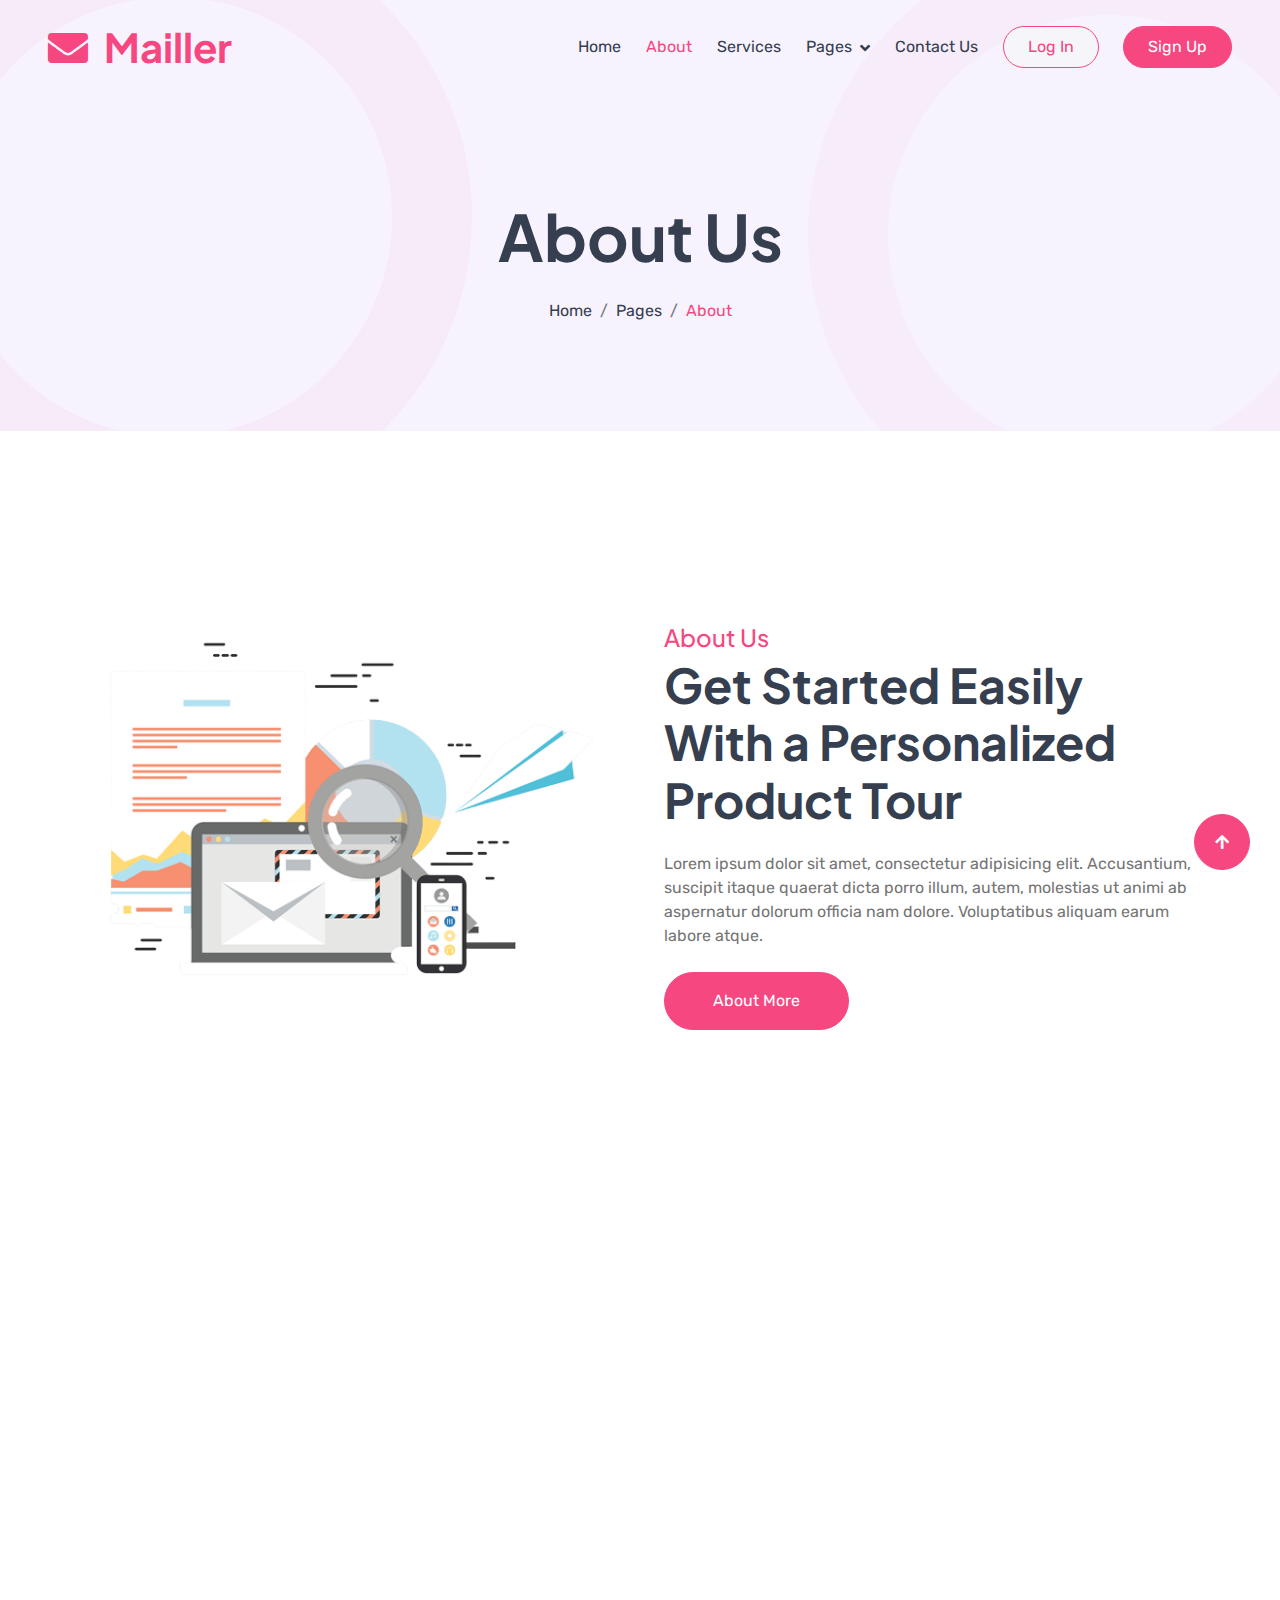
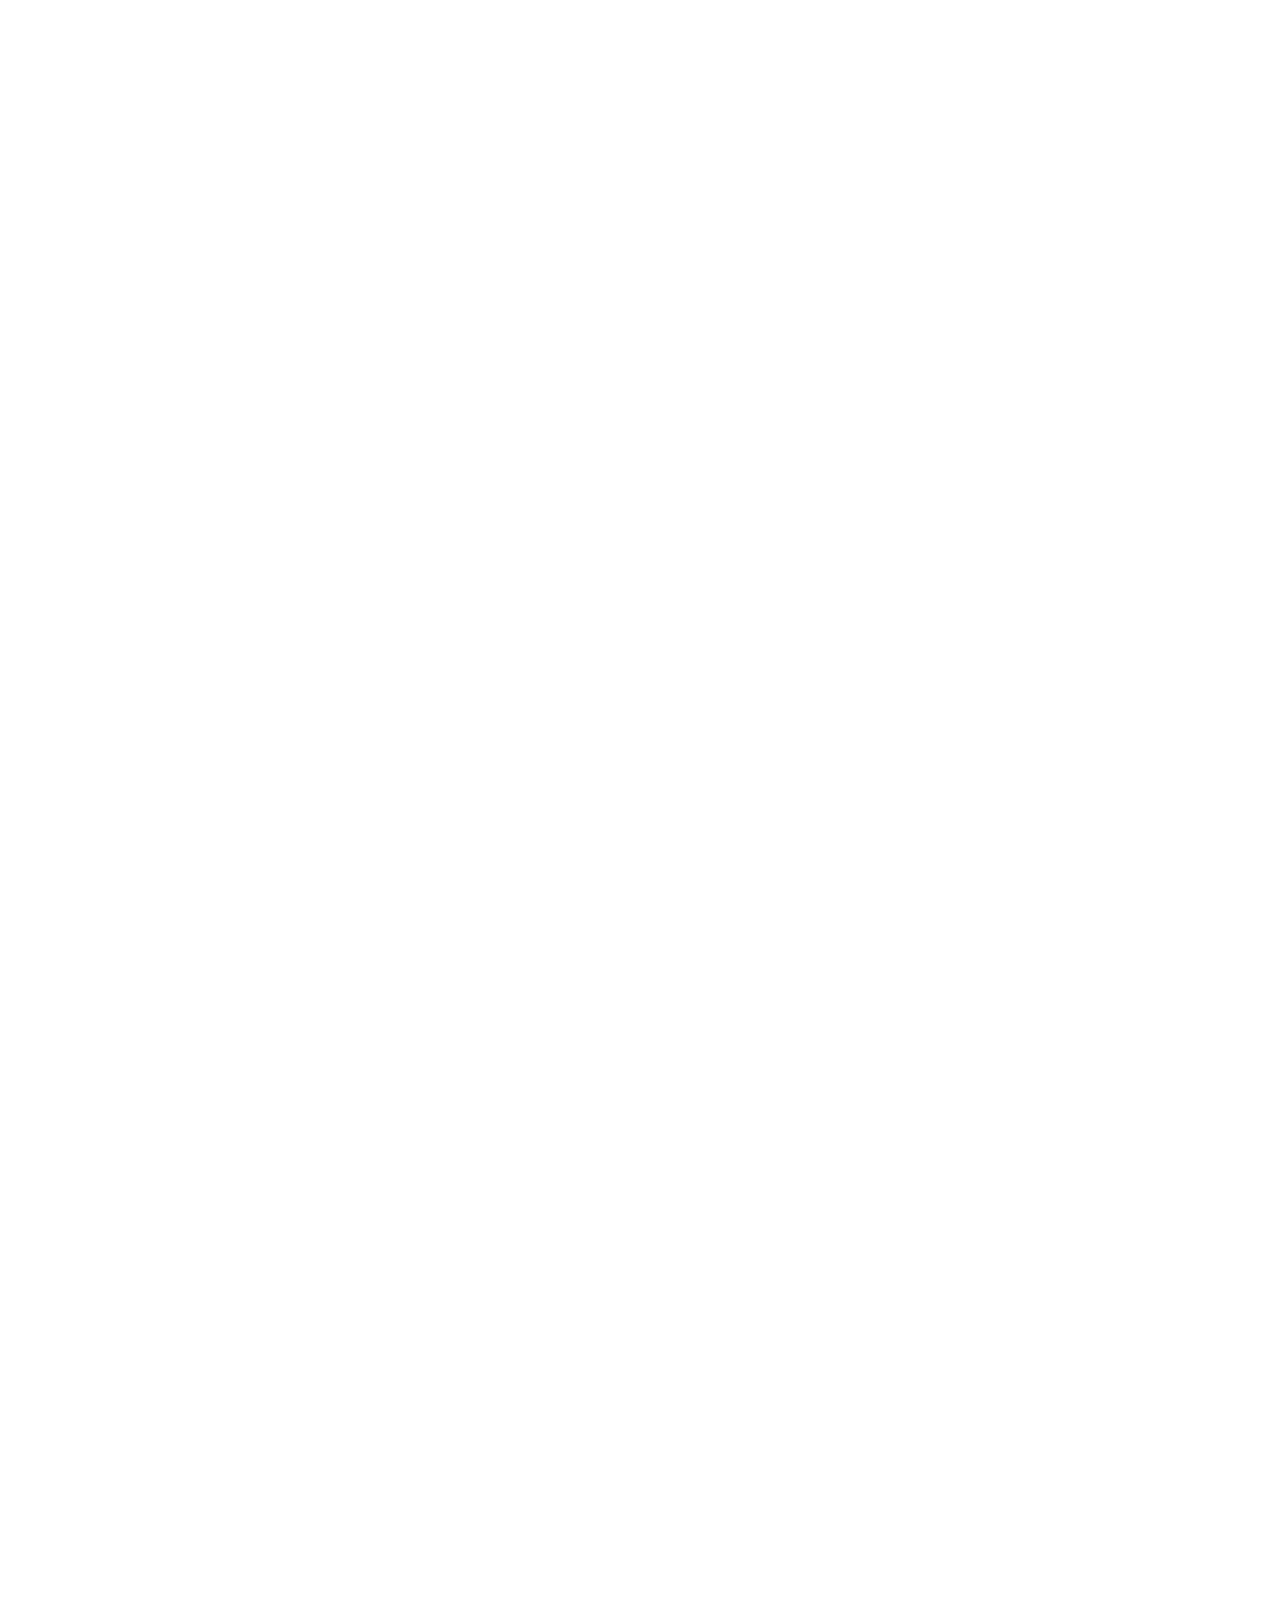
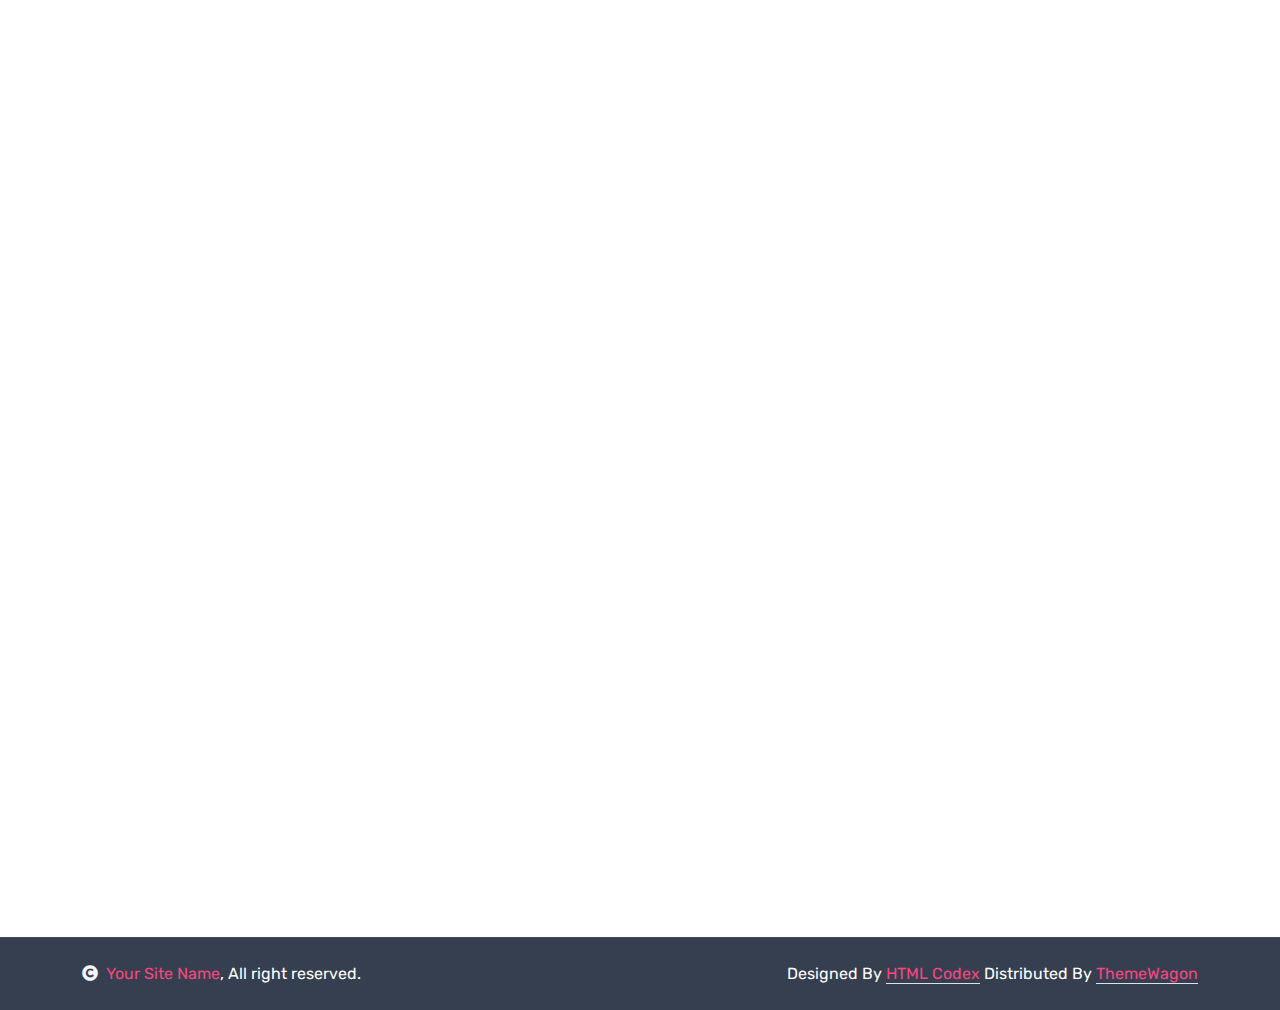
<file: Mailler-1.0.0/Mailler-1.0.0/about.html>
<!DOCTYPE html>
<html lang="en">

    <head>
        <meta charset="utf-8">
        <title>Mailler - SaaS Website Template</title>
        <meta content="width=device-width, initial-scale=1.0" name="viewport">
        <meta content="" name="keywords">
        <meta content="" name="description">

        <!-- Google Web Fonts -->
        <link rel="preconnect" href="https://fonts.googleapis.com">
        <link rel="preconnect" href="https://fonts.gstatic.com" crossorigin>
        <link href="https://fonts.googleapis.com/css2?family=Plus+Jakarta+Sans:wght@500;600;700&family=Rubik:wght@400;500&display=swap" rel="stylesheet"> 

        <!-- Icon Font Stylesheet -->
        <link rel="stylesheet" href="https://use.fontawesome.com/releases/v5.15.4/css/all.css"/>
        <link href="https://cdn.jsdelivr.net/npm/bootstrap-icons@1.4.1/font/bootstrap-icons.css" rel="stylesheet">

        <!-- Libraries Stylesheet -->
        <link href="lib/animate/animate.min.css" rel="stylesheet">
        <link href="lib/owlcarousel/assets/owl.carousel.min.css" rel="stylesheet">
        <link href="lib/lightbox/css/lightbox.min.css" rel="stylesheet">


        <!-- Customized Bootstrap Stylesheet -->
        <link href="css/bootstrap.min.css" rel="stylesheet">

        <!-- Template Stylesheet -->
        <link href="css/style.css" rel="stylesheet">
    </head>

    <body>

        <!-- Spinner Start -->
        <div id="spinner" class="show bg-white position-fixed translate-middle w-100 vh-100 top-50 start-50 d-flex align-items-center justify-content-center">
            <div class="spinner-border text-primary" style="width: 3rem; height: 3rem;" role="status">
                <span class="sr-only">Loading...</span>
            </div>
        </div>
        <!-- Spinner End -->


        <!-- Navbar & Hero Start -->
        <div class="container-fluid p-0">
            <nav class="navbar navbar-expand-lg navbar-light bg-transparent px-4 px-lg-5 py-3 py-lg-0">
                <a href="index.html" class="navbar-brand p-0">
                    <h1 class="display-6 text-primary m-0"><i class="fas fa-envelope me-3"></i>Mailler</h1>
                    <!-- <img src="img/logo.png" alt="Logo"> -->
                </a>
                <button class="navbar-toggler" type="button" data-bs-toggle="collapse" data-bs-target="#navbarCollapse">
                    <span class="fa fa-bars"></span>
                </button>
                <div class="collapse navbar-collapse" id="navbarCollapse">
                    <div class="navbar-nav ms-auto py-0">
                        <a href="index.html" class="nav-item nav-link">Home</a>
                        <a href="about.html" class="nav-item nav-link active">About</a>
                        <a href="service.html" class="nav-item nav-link">Services</a>
                        <div class="nav-item dropdown">
                            <a href="#" class="nav-link dropdown-toggle" data-bs-toggle="dropdown">Pages</a>
                            <div class="dropdown-menu m-0">
                                <a href="feature.html" class="dropdown-item">Features</a>
                                <a href="pricing.html" class="dropdown-item">Pricing</a>
                                <a href="blog.html" class="dropdown-item">Blog</a>
                                <a href="testimonial.html" class="dropdown-item">Testimonial</a>
                                <a href="404.html" class="dropdown-item">404 Page</a>
                            </div>
                        </div>
                        <a href="contact.html" class="nav-item nav-link">Contact Us</a>
                    </div>
                    <a href="#" class="btn btn-light border border-primary rounded-pill text-primary py-2 px-4 me-4">Log In</a>
                    <a href="#" class="btn btn-primary rounded-pill text-white py-2 px-4">Sign Up</a>
                </div>
            </nav>
        </div>
        <!-- Navbar & Hero End -->


         <!-- Header Start -->
         <div class="container-fluid bg-breadcrumb">
            <ul class="breadcrumb-animation">
                <li></li>
                <li></li>
                <li></li>
                <li></li>
                <li></li>
                <li></li>
                <li></li>
                <li></li>
                <li></li>
                <li></li>
            </ul>
            <div class="container text-center py-5" style="max-width: 900px;">
                <h3 class="display-3 mb-4 wow fadeInDown" data-wow-delay="0.1s">About Us</h1>
                <ol class="breadcrumb justify-content-center mb-0 wow fadeInDown" data-wow-delay="0.3s">
                    <li class="breadcrumb-item"><a href="index.html">Home</a></li>
                    <li class="breadcrumb-item"><a href="#">Pages</a></li>
                    <li class="breadcrumb-item active text-primary">About</li>
                </ol>    
            </div>
        </div>
        <!-- Header End -->


        <!-- About Start -->
        <div class="container-fluid overflow-hidden py-5 mt-5">
            <div class="container py-5">
                <div class="row g-5">
                    <div class="col-lg-6 wow fadeInUp" data-wow-delay="0.1s">
                        <div class="RotateMoveLeft">
                            <img src="img/about-1.png" class="img-fluid w-100" alt="">
                        </div>
                    </div>
                    <div class="col-lg-6 wow fadeInUp" data-wow-delay="0.3s">
                        <h4 class="mb-1 text-primary">About Us</h4>
                        <h1 class="display-5 mb-4">Get Started Easily With a Personalized Product Tour</h1>
                        <p class="mb-4">Lorem ipsum dolor sit amet, consectetur adipisicing elit. Accusantium, suscipit itaque quaerat dicta porro illum, autem, molestias ut animi ab aspernatur dolorum officia nam dolore. Voluptatibus aliquam earum labore atque.
                        </p>
                        <a href="#" class="btn btn-primary rounded-pill py-3 px-5">About More</a>
                    </div>
                </div>
            </div>
        </div>
        <!-- About End -->


        <!-- Feature Start -->
        <div class="container-fluid feature overflow-hidden py-5">
            <div class="container py-5">
                <div class="text-center mx-auto mb-5 wow fadeInUp" data-wow-delay="0.1s" style="max-width: 900px;">
                    <h4 class="text-primary">Our Feature</h4>
                    <h1 class="display-5 mb-4">Important Features For Email Marketing</h1>
                    <p class="mb-0">Dolor sit amet consectetur, adipisicing elit. Ipsam, beatae maxime. Vel animi eveniet doloremque reiciendis soluta iste provident non rerum illum perferendis earum est architecto dolores vitae quia vero quod incidunt culpa corporis, porro doloribus. Voluptates nemo doloremque cum.
                    </p>
                </div>
                <div class="row g-4 justify-content-center text-center mb-5">
                    <div class="col-md-6 col-lg-4 col-xl-3 wow fadeInUp" data-wow-delay="0.1s">
                        <div class="text-center p-4">
                            <div class="d-inline-block rounded bg-light p-4 mb-4"><i class="fas fa-envelope fa-5x text-secondary"></i></div>
                            <div class="feature-content">
                                <a href="#" class="h4">Email Marketing <i class="fa fa-long-arrow-alt-right"></i></a>
                                <p class="mt-4 mb-0">Lorem ipsum dolor sit amet consectetur adipisicing elit.consectetur adipisicing elit
                                </p>
                            </div>
                        </div>
                    </div>
                    <div class="col-md-6 col-lg-4 col-xl-3 wow fadeInUp" data-wow-delay="0.3s">
                        <div class="text-center p-4">
                            <div class="d-inline-block rounded bg-light p-4 mb-4"><i class="fas fa-mail-bulk fa-5x text-secondary"></i></div>
                            <div class="feature-content">
                                <a href="#" class="h4">Email Builder <i class="fa fa-long-arrow-alt-right"></i></a>
                                <p class="mt-4 mb-0">Lorem ipsum dolor sit amet consectetur adipisicing elit.consectetur adipisicing elit
                                </p>
                            </div>
                        </div>
                    </div>
                    <div class="col-md-6 col-lg-4 col-xl-3 wow fadeInUp" data-wow-delay="0.5s">
                        <div class="text-center rounded p-4">
                            <div class="d-inline-block rounded bg-light p-4 mb-4"><i class="fas fa-sitemap fa-5x text-secondary"></i></div>
                            <div class="feature-content">
                                <a href="#" class="h4">Customer Builder <i class="fa fa-long-arrow-alt-right"></i></a>
                                <p class="mt-4 mb-0">Lorem ipsum dolor sit amet consectetur adipisicing elit.consectetur adipisicing elit
                                </p>
                            </div>
                        </div>
                    </div>
                    <div class="col-md-6 col-lg-4 col-xl-3 wow fadeInUp" data-wow-delay="0.7s">
                        <div class="text-center rounded p-4">
                            <div class="d-inline-block rounded bg-light p-4 mb-4"><i class="fas fa-tasks fa-5x text-secondary"></i></div>
                            <div class="feature-content">
                                <a href="#" class="h4">Campaign Manager <i class="fa fa-long-arrow-alt-right"></i></a>
                                <p class="mt-4 mb-0">Lorem ipsum dolor sit amet consectetur adipisicing elit.consectetur adipisicing elit
                                </p>
                            </div>
                        </div>
                    </div>
                    <div class="col-12 wow fadeInUp" data-wow-delay="0.1s">
                        <div class="my-3">
                            <a href="#" class="btn btn-primary d-inline rounded-pill px-5 py-3">More Features</a>
                        </div>
                    </div>
                </div>
                <div class="row g-5 pt-5" style="margin-top: 6rem;">
                    <div class="col-lg-6 wow fadeInLeft" data-wow-delay="0.1s">
                        <div class="feature-img RotateMoveLeft h-100" style="object-fit: cover;">
                            <img src="img/features-1.png" class="img-fluid w-100 h-100" alt="">
                        </div>
                    </div>
                    <div class="col-lg-6 wow fadeInRight" data-wow-delay="0.1s">
                        <h4 class="text-primary">Fearutes</h4>
                        <h1 class="display-5 mb-4">Push Your Visitors Into Happy Customers</h1>
                        <p class="mb-4">Lorem ipsum dolor sit amet, consectetur adipisicing elit. Accusantium, suscipit itaque quaerat dicta porro illum, autem, molestias ut animi ab aspernatur dolorum officia nam dolore. Voluptatibus aliquam earum labore atque.
                        </p>
                        <div class="row g-4">
                            <div class="col-6">
                                <div class="d-flex">
                                    <i class="fas fa-newspaper fa-4x text-secondary"></i>
                                    <div class="d-flex flex-column ms-3">
                                        <h2 class="mb-0 fw-bold">285</h2>
                                        <small class="text-dark">Created Projects</small>
                                    </div>
                                </div>
                            </div>
                            <div class="col-6">
                                <div class="d-flex">
                                    <i class="fas fa-users fa-4x text-secondary"></i>
                                    <div class="d-flex flex-column ms-3">
                                        <h2 class="mb-0 fw-bold">6560</h2>
                                        <small class="text-dark">Happy Clients</small>
                                    </div>
                                </div>
                            </div>
                        </div>
                        <div class="my-4">
                            <a href="#" class="btn btn-primary rounded-pill py-3 px-5">Read More</a>
                        </div>
                    </div>
                </div>
            </div>
        </div>
        <!-- Feature End -->


        <!-- Blog Start -->
        <div class="container-fluid blog py-5">
            <div class="container py-5">
                <div class="text-center mx-auto mb-5 wow fadeInUp" data-wow-delay="0.1s" style="max-width: 900px;">
                    <h4 class="text-primary">Our Blog</h4>
                    <h1 class="display-5 mb-4">Join Us For New Blog</h1>
                    <p class="mb-0">Dolor sit amet consectetur, adipisicing elit. Ipsam, beatae maxime. Vel animi eveniet doloremque reiciendis soluta iste provident non rerum illum perferendis earum est architecto dolores vitae quia vero quod incidunt culpa corporis, porro doloribus. Voluptates nemo doloremque cum.
                    </p>
                </div>
                <div class="row g-4 justify-content-center">
                    <div class="col-md-6 col-lg-4 col-xl-3 wow fadeInUp" data-wow-delay="0.1s">
                        <div class="blog-item">
                            <div class="blog-img">
                                <img src="img/blog-1.png" class="img-fluid w-100" alt="">
                                <div class="blog-info">
                                    <span><i class="fa fa-clock"></i> Dec 01.2024</span>
                                    <div class="d-flex">
                                        <span class="me-3"> 3 <i class="fa fa-heart"></i></span>
                                        <a href="#" class="text-white">0 <i class="fa fa-comment"></i></a>
                                    </div>
                                </div>
                            </div>
                            <div class="blog-content text-dark border p-4 ">
                                <h5 class="mb-4">Dolor, sit amet consectetur adipisicing</h5>
                                <p class="mb-4">Lorem ipsum dolor sit amet consectur adip sed eiusmod amet consectur adip.</p>
                                <a class="btn btn-light rounded-pill py-2 px-4" href="#">Read More</a>
                            </div>
                        </div>
                    </div>
                    <div class="col-md-6 col-lg-4 col-xl-3 wow fadeInUp" data-wow-delay="0.3s">
                        <div class="blog-item">
                            <div class="blog-img">
                                <img src="img/blog-2.png" class="img-fluid w-100" alt="">
                                <div class="blog-info">
                                    <span><i class="fa fa-clock"></i> Dec 01.2024</span>
                                    <div class="d-flex">
                                        <span class="me-3"> 3 <i class="fa fa-heart"></i></span>
                                        <a href="#" class="text-white">0 <i class="fa fa-comment"></i></a>
                                    </div>
                                </div>
                            </div>
                            <div class="blog-content text-dark border p-4 ">
                                <h5 class="mb-4">Dolor, sit amet consectetur adipisicing</h5>
                                <p class="mb-4">Lorem ipsum dolor sit amet consectur adip sed eiusmod amet consectur adip.</p>
                                <a class="btn btn-light rounded-pill py-2 px-4" href="#">Read More</a>
                            </div>
                        </div>
                    </div>
                    <div class="col-md-6 col-lg-4 col-xl-3 wow fadeInUp" data-wow-delay="0.5s">
                        <div class="blog-item">
                            <div class="blog-img">
                                <img src="img/blog-3.png" class="img-fluid w-100" alt="">
                                <div class="blog-info">
                                    <span><i class="fa fa-clock"></i> Dec 01.2024</span>
                                    <div class="d-flex">
                                        <span class="me-3"> 3 <i class="fa fa-heart"></i></span>
                                        <a href="#" class="text-white">0 <i class="fa fa-comment"></i></a>
                                    </div>
                                </div>
                            </div>
                            <div class="blog-content text-dark border p-4 ">
                                <h5 class="mb-4">Dolor, sit amet consectetur adipisicing</h5>
                                <p class="mb-4">Lorem ipsum dolor sit amet consectur adip sed eiusmod amet consectur adip.</p>
                                <a class="btn btn-light rounded-pill py-2 px-4" href="#">Read More</a>
                            </div>
                        </div>
                    </div>
                    <div class="col-md-6 col-lg-4 col-xl-3 wow fadeInUp" data-wow-delay="0.7s">
                        <div class="blog-item">
                            <div class="blog-img">
                                <img src="img/blog-4.png" class="img-fluid w-100" alt="">
                                <div class="blog-info">
                                    <span><i class="fa fa-clock"></i> Dec 01.2024</span>
                                    <div class="d-flex">
                                        <span class="me-3"> 3 <i class="fa fa-heart"></i></span>
                                        <a href="#" class="text-white">0 <i class="fa fa-comment"></i></a>
                                    </div>
                                </div>
                            </div>
                            <div class="blog-content text-dark border p-4 ">
                                <h5 class="mb-4">Dolor, sit amet consectetur adipisicing</h5>
                                <p class="mb-4">Lorem ipsum dolor sit amet consectur adip sed eiusmod amet consectur adip.</p>
                                <a class="btn btn-light rounded-pill py-2 px-4" href="#">Read More</a>
                            </div>
                        </div>
                    </div>
                </div>
            </div>
        </div>
        <!-- Blog End -->


        <!-- Footer Start -->
        <div class="container-fluid footer py-5 wow fadeIn" data-wow-delay="0.2s">
            <div class="container py-5">
                <div class="row g-5">
                    <div class="col-md-6 col-lg-6 col-xl-3">
                        <div class="footer-item d-flex flex-column">
                            <h4 class="text-dark mb-4">Company</h4>
                            <a href=""> Why Mailler?</a>
                            <a href=""> Our Features</a>
                            <a href=""> Our Portfolio</a>
                            <a href=""> About Us</a>
                            <a href=""> Our Blog & News</a>
                            <a href=""> Get In Touch</a>
                        </div>
                    </div>
                    <div class="col-md-6 col-lg-6 col-xl-3">
                        <div class="footer-item d-flex flex-column">
                            <h4 class="mb-4 text-dark">Quick Links</h4>
                            <a href=""> About Us</a>
                            <a href=""> Contact Us</a>
                            <a href=""> Privacy Policy</a>
                            <a href=""> Terms & Conditions</a>
                            <a href=""> Our Blog & News</a>
                            <a href=""> Our Team</a>
                        </div>
                    </div>
                    <div class="col-md-6 col-lg-6 col-xl-3">
                        <div class="footer-item d-flex flex-column">
                            <h4 class="mb-4 text-dark">Services</h4>
                            <a href=""> All Services</a>
                            <a href=""> Promotional Emails</a>
                            <a href=""> Product Updates</a>
                            <a href=""> Email Marketing</a>
                            <a href=""> Acquistion Emails</a>
                            <a href=""> Retention Emails</a>
                        </div>
                    </div>
                    <div class="col-md-6 col-lg-6 col-xl-3">
                        <div class="footer-item d-flex flex-column">
                            <h4 class="mb-4 text-dark">Contact Info</h4>
                            <a href=""><i class="fa fa-map-marker-alt me-2"></i> 123 Street, New York, USA</a>
                            <a href=""><i class="fas fa-envelope me-2"></i> info@example.com</a>
                            <a href=""><i class="fas fa-phone me-2"></i> +012 345 67890</a>
                            <a href="" class="mb-3"><i class="fas fa-print me-2"></i> +012 345 67890</a>
                            <div class="d-flex align-items-center">
                                <i class="fas fa-share fa-2x text-secondary me-2"></i>
                                <a class="btn-square btn btn-primary rounded-circle mx-1" href=""><i class="fab fa-facebook-f"></i></a>
                                <a class="btn-square btn btn-primary rounded-circle mx-1" href=""><i class="fab fa-twitter"></i></a>
                                <a class="btn-square btn btn-primary rounded-circle mx-1" href=""><i class="fab fa-instagram"></i></a>
                                <a class="btn-square btn btn-primary rounded-circle mx-1" href=""><i class="fab fa-linkedin-in"></i></a>
                            </div>
                        </div>
                    </div>
                </div>
            </div>
        </div>
        <!-- Footer End -->

        
        <!-- Copyright Start -->
        <div class="container-fluid copyright py-4">
            <div class="container">
                <div class="row g-4 align-items-center">
                    <div class="col-md-6 text-center text-md-start mb-md-0">
                        <span class="text-white"><a href="#"><i class="fas fa-copyright text-light me-2"></i>Your Site Name</a>, All right reserved.</span>
                    </div>
                    <div class="col-md-6 text-center text-md-end text-white">
                        <!--/*** This template is free as long as you keep the below author’s credit link/attribution link/backlink. ***/-->
                        <!--/*** If you'd like to use the template without the below author’s credit link/attribution link/backlink, ***/-->
                        <!--/*** you can purchase the Credit Removal License from "https://htmlcodex.com/credit-removal". ***/-->
                        Designed By <a class="border-bottom" href="https://htmlcodex.com">HTML Codex</a> Distributed By <a class="border-bottom" href="https://themewagon.com">ThemeWagon</a>
                    </div>
                </div>
            </div>
        </div>
        <!-- Copyright End -->


        <!-- Back to Top -->
        <a href="#" class="btn btn-primary btn-lg-square back-to-top"><i class="fa fa-arrow-up"></i></a>   

        
    <!-- JavaScript Libraries -->
    <script src="https://ajax.googleapis.com/ajax/libs/jquery/3.6.4/jquery.min.js"></script>
    <script src="https://cdn.jsdelivr.net/npm/bootstrap@5.0.0/dist/js/bootstrap.bundle.min.js"></script>
    <script src="lib/wow/wow.min.js"></script>
    <script src="lib/easing/easing.min.js"></script>
    <script src="lib/waypoints/waypoints.min.js"></script>
    <script src="lib/counterup/counterup.min.js"></script>
    <script src="lib/owlcarousel/owl.carousel.min.js"></script>
    <script src="lib/lightbox/js/lightbox.min.js"></script>
    

    <!-- Template Javascript -->
    <script src="js/main.js"></script>
    </body>

</html>
</file>
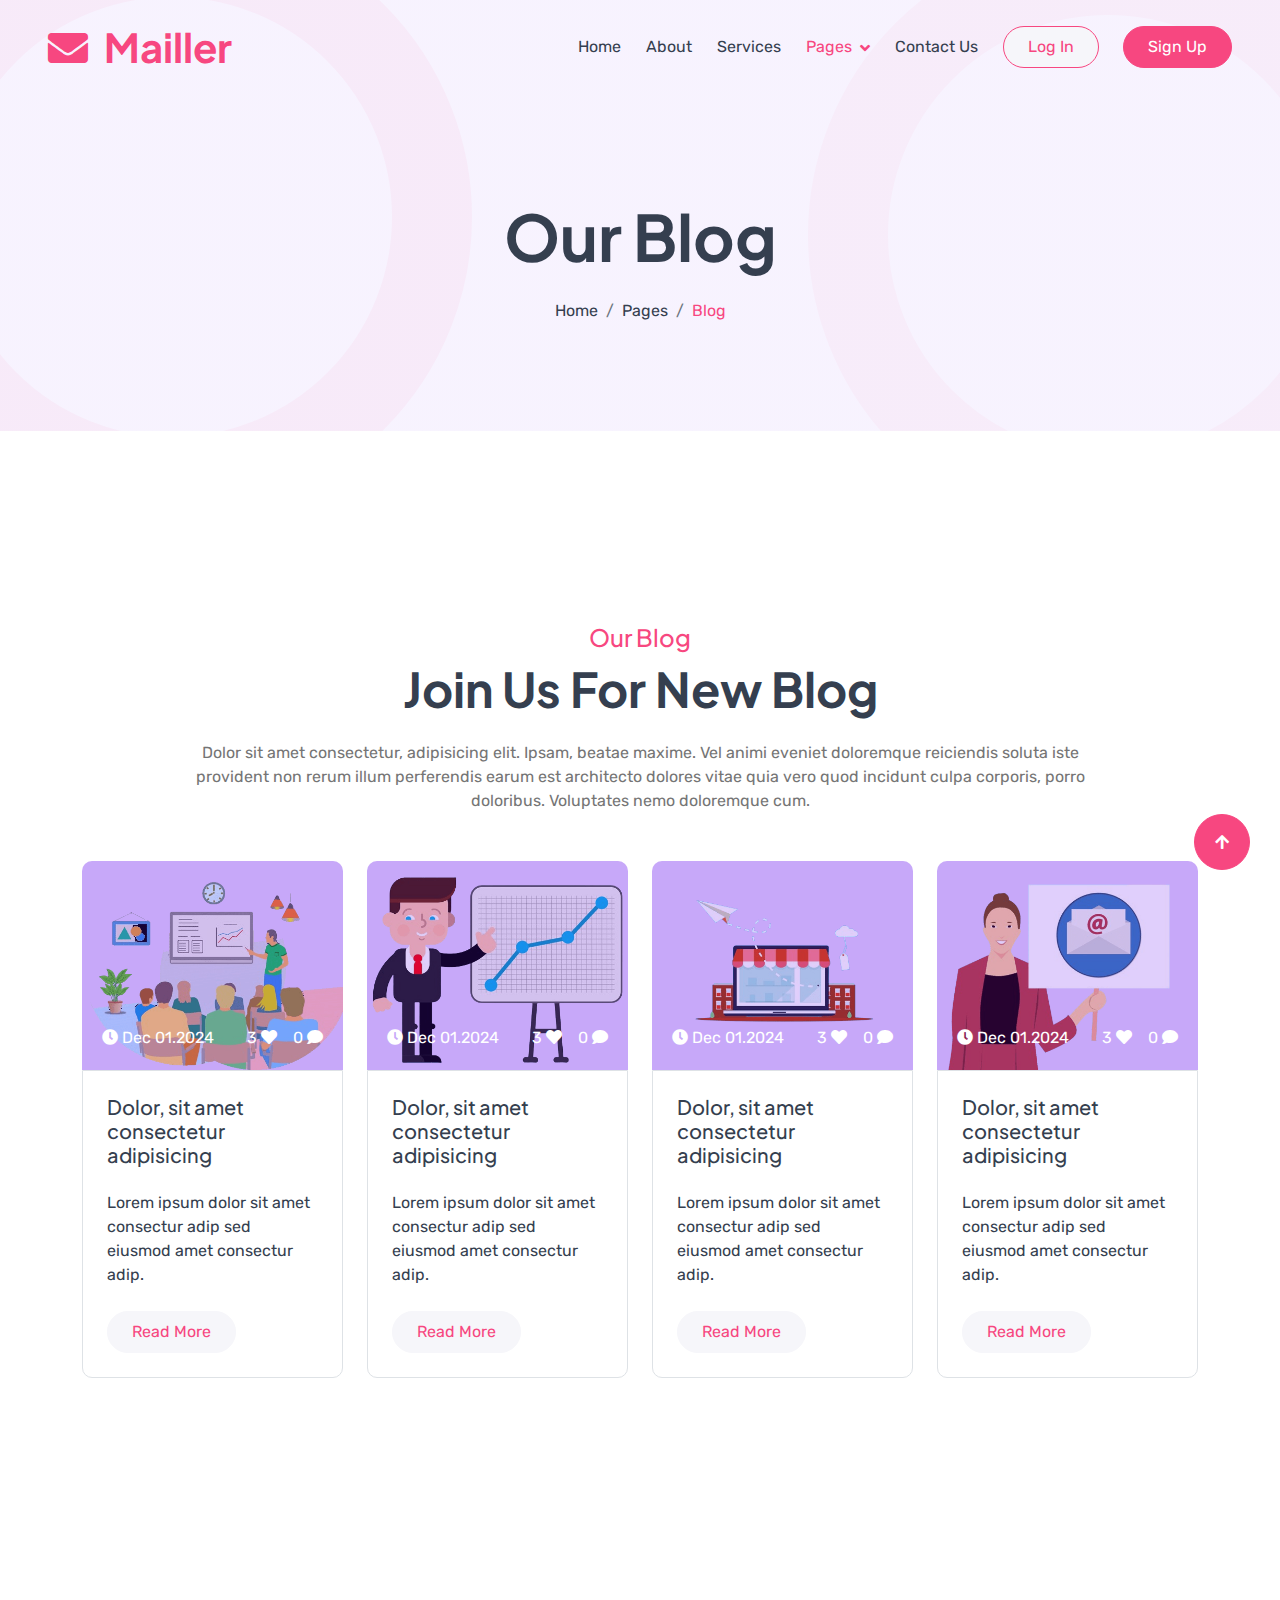
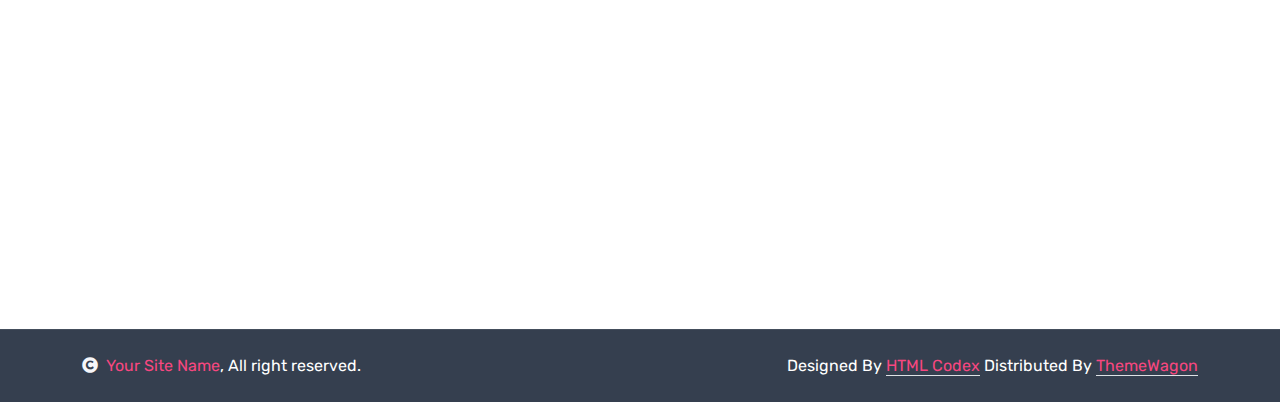
<file: Mailler-1.0.0/Mailler-1.0.0/blog.html>
<!DOCTYPE html>
<html lang="en">

    <head>
        <meta charset="utf-8">
        <title>Mailler - SaaS Website Template</title>
        <meta content="width=device-width, initial-scale=1.0" name="viewport">
        <meta content="" name="keywords">
        <meta content="" name="description">

        <!-- Google Web Fonts -->
        <link rel="preconnect" href="https://fonts.googleapis.com">
        <link rel="preconnect" href="https://fonts.gstatic.com" crossorigin>
        <link href="https://fonts.googleapis.com/css2?family=Plus+Jakarta+Sans:wght@500;600;700&family=Rubik:wght@400;500&display=swap" rel="stylesheet"> 

        <!-- Icon Font Stylesheet -->
        <link rel="stylesheet" href="https://use.fontawesome.com/releases/v5.15.4/css/all.css"/>
        <link href="https://cdn.jsdelivr.net/npm/bootstrap-icons@1.4.1/font/bootstrap-icons.css" rel="stylesheet">

        <!-- Libraries Stylesheet -->
        <link href="lib/animate/animate.min.css" rel="stylesheet">
        <link href="lib/owlcarousel/assets/owl.carousel.min.css" rel="stylesheet">
        <link href="lib/lightbox/css/lightbox.min.css" rel="stylesheet">


        <!-- Customized Bootstrap Stylesheet -->
        <link href="css/bootstrap.min.css" rel="stylesheet">

        <!-- Template Stylesheet -->
        <link href="css/style.css" rel="stylesheet">
    </head>

    <body>

        <!-- Spinner Start -->
        <div id="spinner" class="show bg-white position-fixed translate-middle w-100 vh-100 top-50 start-50 d-flex align-items-center justify-content-center">
            <div class="spinner-border text-primary" style="width: 3rem; height: 3rem;" role="status">
                <span class="sr-only">Loading...</span>
            </div>
        </div>
        <!-- Spinner End -->


        <!-- Navbar & Hero Start -->
        <div class="container-fluid p-0">
            <nav class="navbar navbar-expand-lg navbar-light bg-transparent px-4 px-lg-5 py-3 py-lg-0">
                <a href="index.html" class="navbar-brand p-0">
                    <h1 class="display-6 text-primary m-0"><i class="fas fa-envelope me-3"></i>Mailler</h1>
                    <!-- <img src="img/logo.png" alt="Logo"> -->
                </a>
                <button class="navbar-toggler" type="button" data-bs-toggle="collapse" data-bs-target="#navbarCollapse">
                    <span class="fa fa-bars"></span>
                </button>
                <div class="collapse navbar-collapse" id="navbarCollapse">
                    <div class="navbar-nav ms-auto py-0">
                        <a href="index.html" class="nav-item nav-link">Home</a>
                        <a href="about.html" class="nav-item nav-link">About</a>
                        <a href="service.html" class="nav-item nav-link">Services</a>
                        <div class="nav-item dropdown">
                            <a href="#" class="nav-link dropdown-toggle active" data-bs-toggle="dropdown">Pages</a>
                            <div class="dropdown-menu m-0">
                                <a href="feature.html" class="dropdown-item">Features</a>
                                <a href="pricing.html" class="dropdown-item">Pricing</a>
                                <a href="blog.html" class="dropdown-item active">Blog</a>
                                <a href="testimonial.html" class="dropdown-item">Testimonial</a>
                                <a href="404.html" class="dropdown-item">404 Page</a>
                            </div>
                        </div>
                        <a href="contact.html" class="nav-item nav-link">Contact Us</a>
                    </div>
                    <a href="#" class="btn btn-light border border-primary rounded-pill text-primary py-2 px-4 me-4">Log In</a>
                    <a href="#" class="btn btn-primary rounded-pill text-white py-2 px-4">Sign Up</a>
                </div>
            </nav>
        </div>
        <!-- Navbar & Hero End -->


         <!-- Header Start -->
         <div class="container-fluid bg-breadcrumb">
            <ul class="breadcrumb-animation">
                <li></li>
                <li></li>
                <li></li>
                <li></li>
                <li></li>
                <li></li>
                <li></li>
                <li></li>
                <li></li>
                <li></li>
            </ul>
            <div class="container text-center py-5" style="max-width: 900px;">
                <h3 class="display-3 mb-4 wow fadeInDown" data-wow-delay="0.1s">Our Blog</h1>
                <ol class="breadcrumb justify-content-center mb-0 wow fadeInDown" data-wow-delay="0.3s">
                    <li class="breadcrumb-item"><a href="index.html">Home</a></li>
                    <li class="breadcrumb-item"><a href="#">Pages</a></li>
                    <li class="breadcrumb-item active text-primary">Blog</li>
                </ol>    
            </div>
        </div>
        <!-- Header End -->


        <!-- Blog Start -->
        <div class="container-fluid blog py-5">
            <div class="container py-5">
                <div class="text-center mx-auto mb-5 wow fadeInUp" data-wow-delay="0.1s" style="max-width: 900px;">
                    <h4 class="text-primary">Our Blog</h4>
                    <h1 class="display-5 mb-4">Join Us For New Blog</h1>
                    <p class="mb-0">Dolor sit amet consectetur, adipisicing elit. Ipsam, beatae maxime. Vel animi eveniet doloremque reiciendis soluta iste provident non rerum illum perferendis earum est architecto dolores vitae quia vero quod incidunt culpa corporis, porro doloribus. Voluptates nemo doloremque cum.
                    </p>
                </div>
                <div class="row g-4 justify-content-center">
                    <div class="col-md-6 col-lg-4 col-xl-3 wow fadeInUp" data-wow-delay="0.1s">
                        <div class="blog-item">
                            <div class="blog-img">
                                <img src="img/blog-1.png" class="img-fluid w-100" alt="">
                                <div class="blog-info">
                                    <span><i class="fa fa-clock"></i> Dec 01.2024</span>
                                    <div class="d-flex">
                                        <span class="me-3"> 3 <i class="fa fa-heart"></i></span>
                                        <a href="#" class="text-white">0 <i class="fa fa-comment"></i></a>
                                    </div>
                                </div>
                            </div>
                            <div class="blog-content text-dark border p-4 ">
                                <h5 class="mb-4">Dolor, sit amet consectetur adipisicing</h5>
                                <p class="mb-4">Lorem ipsum dolor sit amet consectur adip sed eiusmod amet consectur adip.</p>
                                <a class="btn btn-light rounded-pill py-2 px-4" href="#">Read More</a>
                            </div>
                        </div>
                    </div>
                    <div class="col-md-6 col-lg-4 col-xl-3 wow fadeInUp" data-wow-delay="0.3s">
                        <div class="blog-item">
                            <div class="blog-img">
                                <img src="img/blog-2.png" class="img-fluid w-100" alt="">
                                <div class="blog-info">
                                    <span><i class="fa fa-clock"></i> Dec 01.2024</span>
                                    <div class="d-flex">
                                        <span class="me-3"> 3 <i class="fa fa-heart"></i></span>
                                        <a href="#" class="text-white">0 <i class="fa fa-comment"></i></a>
                                    </div>
                                </div>
                            </div>
                            <div class="blog-content text-dark border p-4 ">
                                <h5 class="mb-4">Dolor, sit amet consectetur adipisicing</h5>
                                <p class="mb-4">Lorem ipsum dolor sit amet consectur adip sed eiusmod amet consectur adip.</p>
                                <a class="btn btn-light rounded-pill py-2 px-4" href="#">Read More</a>
                            </div>
                        </div>
                    </div>
                    <div class="col-md-6 col-lg-4 col-xl-3 wow fadeInUp" data-wow-delay="0.5s">
                        <div class="blog-item">
                            <div class="blog-img">
                                <img src="img/blog-3.png" class="img-fluid w-100" alt="">
                                <div class="blog-info">
                                    <span><i class="fa fa-clock"></i> Dec 01.2024</span>
                                    <div class="d-flex">
                                        <span class="me-3"> 3 <i class="fa fa-heart"></i></span>
                                        <a href="#" class="text-white">0 <i class="fa fa-comment"></i></a>
                                    </div>
                                </div>
                            </div>
                            <div class="blog-content text-dark border p-4 ">
                                <h5 class="mb-4">Dolor, sit amet consectetur adipisicing</h5>
                                <p class="mb-4">Lorem ipsum dolor sit amet consectur adip sed eiusmod amet consectur adip.</p>
                                <a class="btn btn-light rounded-pill py-2 px-4" href="#">Read More</a>
                            </div>
                        </div>
                    </div>
                    <div class="col-md-6 col-lg-4 col-xl-3 wow fadeInUp" data-wow-delay="0.7s">
                        <div class="blog-item">
                            <div class="blog-img">
                                <img src="img/blog-4.png" class="img-fluid w-100" alt="">
                                <div class="blog-info">
                                    <span><i class="fa fa-clock"></i> Dec 01.2024</span>
                                    <div class="d-flex">
                                        <span class="me-3"> 3 <i class="fa fa-heart"></i></span>
                                        <a href="#" class="text-white">0 <i class="fa fa-comment"></i></a>
                                    </div>
                                </div>
                            </div>
                            <div class="blog-content text-dark border p-4 ">
                                <h5 class="mb-4">Dolor, sit amet consectetur adipisicing</h5>
                                <p class="mb-4">Lorem ipsum dolor sit amet consectur adip sed eiusmod amet consectur adip.</p>
                                <a class="btn btn-light rounded-pill py-2 px-4" href="#">Read More</a>
                            </div>
                        </div>
                    </div>
                </div>
            </div>
        </div>
        <!-- Blog End -->


        <!-- Footer Start -->
        <div class="container-fluid footer py-5 wow fadeIn" data-wow-delay="0.2s">
            <div class="container py-5">
                <div class="row g-5">
                    <div class="col-md-6 col-lg-6 col-xl-3">
                        <div class="footer-item d-flex flex-column">
                            <h4 class="text-dark mb-4">Company</h4>
                            <a href=""> Why Mailler?</a>
                            <a href=""> Our Features</a>
                            <a href=""> Our Portfolio</a>
                            <a href=""> About Us</a>
                            <a href=""> Our Blog & News</a>
                            <a href=""> Get In Touch</a>
                        </div>
                    </div>
                    <div class="col-md-6 col-lg-6 col-xl-3">
                        <div class="footer-item d-flex flex-column">
                            <h4 class="mb-4 text-dark">Quick Links</h4>
                            <a href=""> About Us</a>
                            <a href=""> Contact Us</a>
                            <a href=""> Privacy Policy</a>
                            <a href=""> Terms & Conditions</a>
                            <a href=""> Our Blog & News</a>
                            <a href=""> Our Team</a>
                        </div>
                    </div>
                    <div class="col-md-6 col-lg-6 col-xl-3">
                        <div class="footer-item d-flex flex-column">
                            <h4 class="mb-4 text-dark">Services</h4>
                            <a href=""> All Services</a>
                            <a href=""> Promotional Emails</a>
                            <a href=""> Product Updates</a>
                            <a href=""> Email Marketing</a>
                            <a href=""> Acquistion Emails</a>
                            <a href=""> Retention Emails</a>
                        </div>
                    </div>
                    <div class="col-md-6 col-lg-6 col-xl-3">
                        <div class="footer-item d-flex flex-column">
                            <h4 class="mb-4 text-dark">Contact Info</h4>
                            <a href=""><i class="fa fa-map-marker-alt me-2"></i> 123 Street, New York, USA</a>
                            <a href=""><i class="fas fa-envelope me-2"></i> info@example.com</a>
                            <a href=""><i class="fas fa-phone me-2"></i> +012 345 67890</a>
                            <a href="" class="mb-3"><i class="fas fa-print me-2"></i> +012 345 67890</a>
                            <div class="d-flex align-items-center">
                                <i class="fas fa-share fa-2x text-secondary me-2"></i>
                                <a class="btn-square btn btn-primary rounded-circle mx-1" href=""><i class="fab fa-facebook-f"></i></a>
                                <a class="btn-square btn btn-primary rounded-circle mx-1" href=""><i class="fab fa-twitter"></i></a>
                                <a class="btn-square btn btn-primary rounded-circle mx-1" href=""><i class="fab fa-instagram"></i></a>
                                <a class="btn-square btn btn-primary rounded-circle mx-1" href=""><i class="fab fa-linkedin-in"></i></a>
                            </div>
                        </div>
                    </div>
                </div>
            </div>
        </div>
        <!-- Footer End -->

        
        <!-- Copyright Start -->
        <div class="container-fluid copyright py-4">
            <div class="container">
                <div class="row g-4 align-items-center">
                    <div class="col-md-6 text-center text-md-start mb-md-0">
                        <span class="text-white"><a href="#"><i class="fas fa-copyright text-light me-2"></i>Your Site Name</a>, All right reserved.</span>
                    </div>
                    <div class="col-md-6 text-center text-md-end text-white">
                        <!--/*** This template is free as long as you keep the below author’s credit link/attribution link/backlink. ***/-->
                        <!--/*** If you'd like to use the template without the below author’s credit link/attribution link/backlink, ***/-->
                        <!--/*** you can purchase the Credit Removal License from "https://htmlcodex.com/credit-removal". ***/-->
                        Designed By <a class="border-bottom" href="https://htmlcodex.com">HTML Codex</a> Distributed By <a class="border-bottom" href="https://themewagon.com">ThemeWagon</a>
                    </div>
                </div>
            </div>
        </div>
        <!-- Copyright End -->


        <!-- Back to Top -->
        <a href="#" class="btn btn-primary btn-lg-square back-to-top"><i class="fa fa-arrow-up"></i></a>   

        
    <!-- JavaScript Libraries -->
    <script src="https://ajax.googleapis.com/ajax/libs/jquery/3.6.4/jquery.min.js"></script>
    <script src="https://cdn.jsdelivr.net/npm/bootstrap@5.0.0/dist/js/bootstrap.bundle.min.js"></script>
    <script src="lib/wow/wow.min.js"></script>
    <script src="lib/easing/easing.min.js"></script>
    <script src="lib/waypoints/waypoints.min.js"></script>
    <script src="lib/counterup/counterup.min.js"></script>
    <script src="lib/owlcarousel/owl.carousel.min.js"></script>
    <script src="lib/lightbox/js/lightbox.min.js"></script>
    

    <!-- Template Javascript -->
    <script src="js/main.js"></script>
    </body>

</html>
</file>
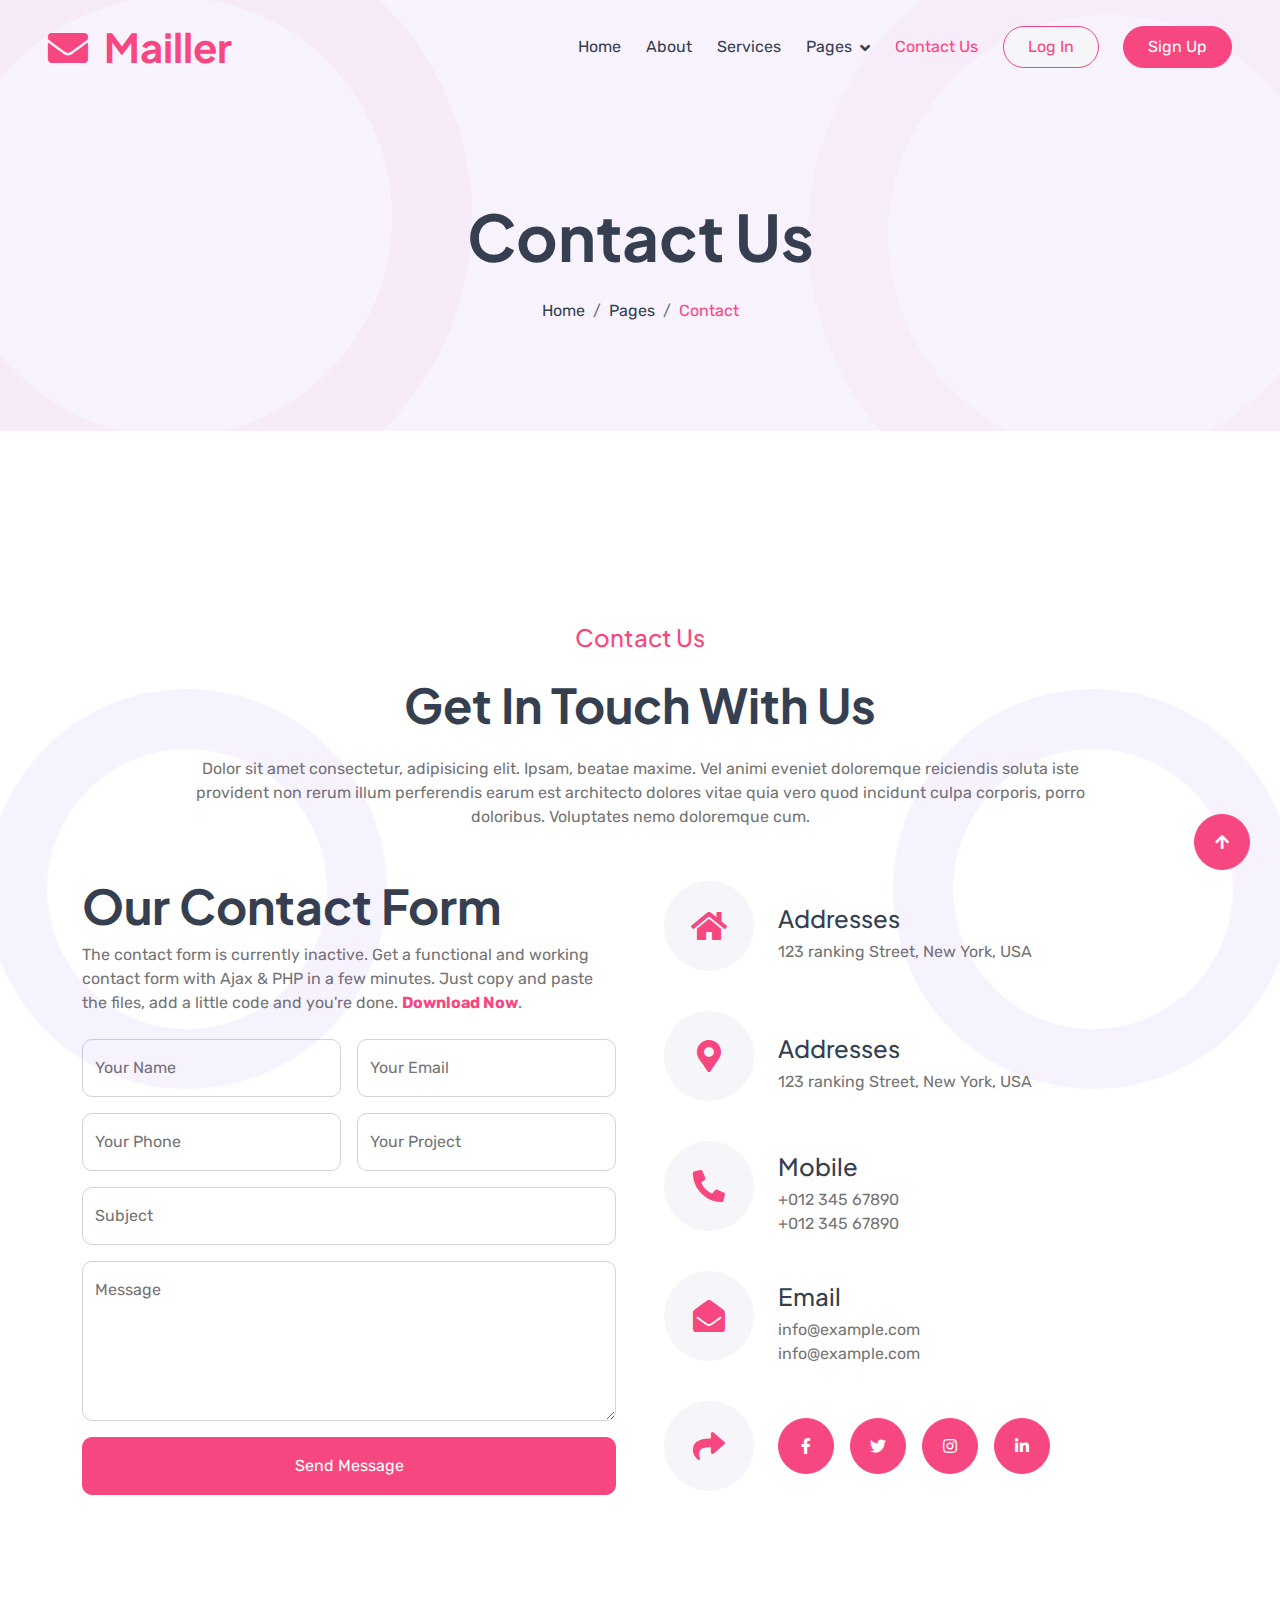
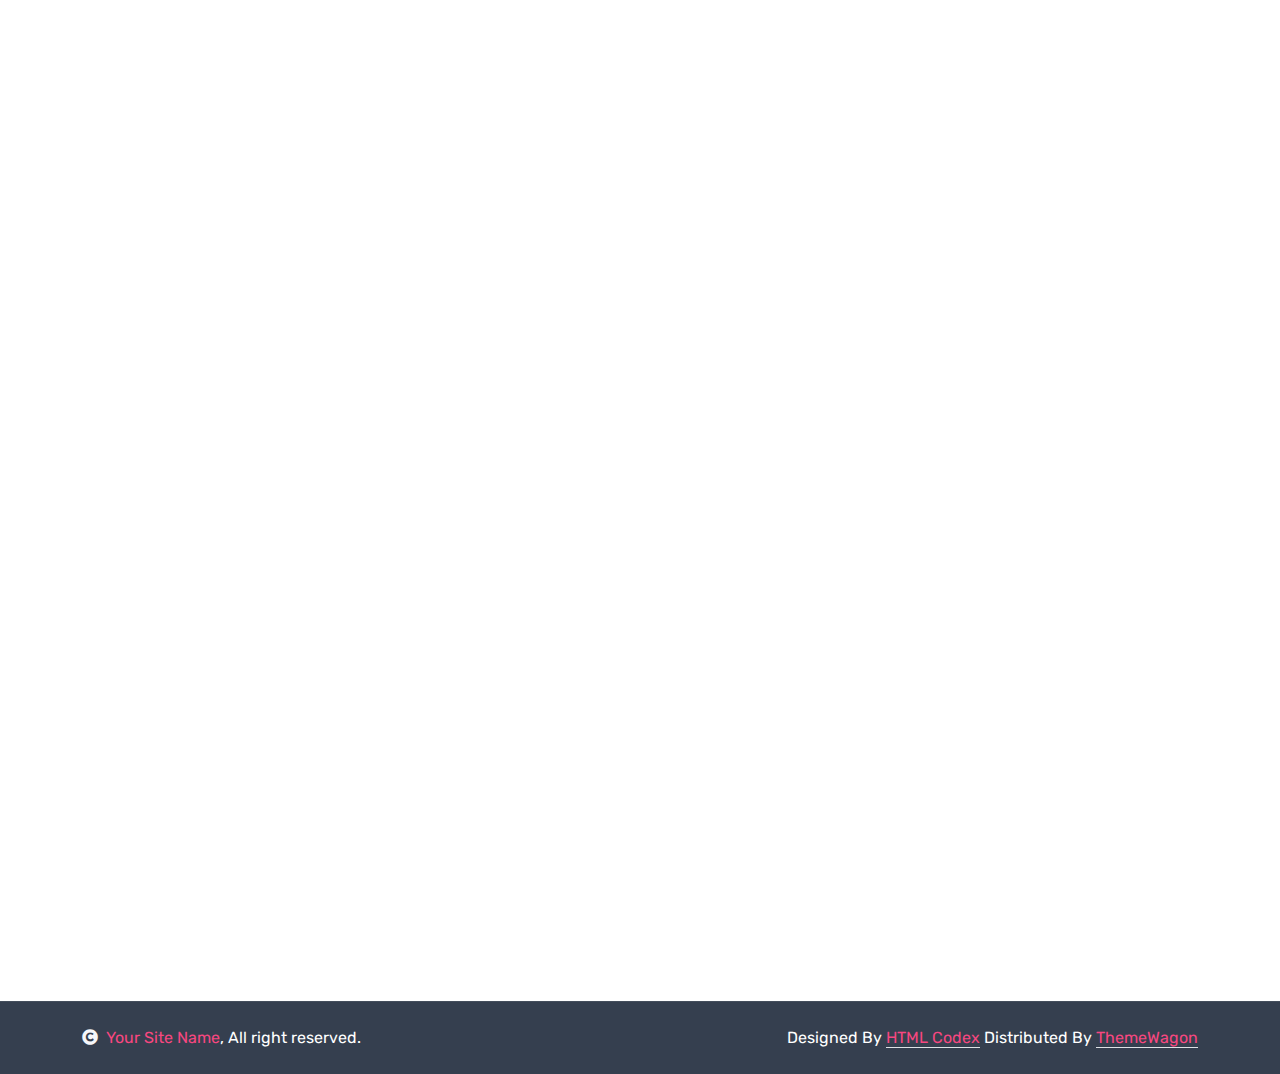
<file: Mailler-1.0.0/Mailler-1.0.0/contact.html>
<!DOCTYPE html>
<html lang="en">

    <head>
        <meta charset="utf-8">
        <title>Mailler - SaaS Website Template</title>
        <meta content="width=device-width, initial-scale=1.0" name="viewport">
        <meta content="" name="keywords">
        <meta content="" name="description">

        <!-- Google Web Fonts -->
        <link rel="preconnect" href="https://fonts.googleapis.com">
        <link rel="preconnect" href="https://fonts.gstatic.com" crossorigin>
        <link href="https://fonts.googleapis.com/css2?family=Plus+Jakarta+Sans:wght@500;600;700&family=Rubik:wght@400;500&display=swap" rel="stylesheet"> 

        <!-- Icon Font Stylesheet -->
        <link rel="stylesheet" href="https://use.fontawesome.com/releases/v5.15.4/css/all.css"/>
        <link href="https://cdn.jsdelivr.net/npm/bootstrap-icons@1.4.1/font/bootstrap-icons.css" rel="stylesheet">

        <!-- Libraries Stylesheet -->
        <link href="lib/animate/animate.min.css" rel="stylesheet">
        <link href="lib/owlcarousel/assets/owl.carousel.min.css" rel="stylesheet">
        <link href="lib/lightbox/css/lightbox.min.css" rel="stylesheet">


        <!-- Customized Bootstrap Stylesheet -->
        <link href="css/bootstrap.min.css" rel="stylesheet">

        <!-- Template Stylesheet -->
        <link href="css/style.css" rel="stylesheet">
    </head>

    <body>

        <!-- Spinner Start -->
        <div id="spinner" class="show bg-white position-fixed translate-middle w-100 vh-100 top-50 start-50 d-flex align-items-center justify-content-center">
            <div class="spinner-border text-primary" style="width: 3rem; height: 3rem;" role="status">
                <span class="sr-only">Loading...</span>
            </div>
        </div>
        <!-- Spinner End -->


        <!-- Navbar & Hero Start -->
        <div class="container-fluid p-0">
            <nav class="navbar navbar-expand-lg navbar-light bg-transparent px-4 px-lg-5 py-3 py-lg-0">
                <a href="index.html" class="navbar-brand p-0">
                    <h1 class="display-6 text-primary m-0"><i class="fas fa-envelope me-3"></i>Mailler</h1>
                    <!-- <img src="img/logo.png" alt="Logo"> -->
                </a>
                <button class="navbar-toggler" type="button" data-bs-toggle="collapse" data-bs-target="#navbarCollapse">
                    <span class="fa fa-bars"></span>
                </button>
                <div class="collapse navbar-collapse" id="navbarCollapse">
                    <div class="navbar-nav ms-auto py-0">
                        <a href="index.html" class="nav-item nav-link">Home</a>
                        <a href="about.html" class="nav-item nav-link">About</a>
                        <a href="service.html" class="nav-item nav-link">Services</a>
                        <div class="nav-item dropdown">
                            <a href="#" class="nav-link dropdown-toggle" data-bs-toggle="dropdown">Pages</a>
                            <div class="dropdown-menu m-0">
                                <a href="feature.html" class="dropdown-item">Features</a>
                                <a href="pricing.html" class="dropdown-item">Pricing</a>
                                <a href="blog.html" class="dropdown-item">Blog</a>
                                <a href="testimonial.html" class="dropdown-item">Testimonial</a>
                                <a href="404.html" class="dropdown-item">404 Page</a>
                            </div>
                        </div>
                        <a href="contact.html" class="nav-item nav-link active">Contact Us</a>
                    </div>
                    <a href="#" class="btn btn-light border border-primary rounded-pill text-primary py-2 px-4 me-4">Log In</a>
                    <a href="#" class="btn btn-primary rounded-pill text-white py-2 px-4">Sign Up</a>
                </div>
            </nav>
        </div>
        <!-- Navbar & Hero End -->


         <!-- Header Start -->
         <div class="container-fluid bg-breadcrumb">
            <ul class="breadcrumb-animation">
                <li></li>
                <li></li>
                <li></li>
                <li></li>
                <li></li>
                <li></li>
                <li></li>
                <li></li>
                <li></li>
                <li></li>
            </ul>
            <div class="container text-center py-5" style="max-width: 900px;">
                <h3 class="display-3 mb-4 wow fadeInDown" data-wow-delay="0.1s">Contact Us</h1>
                <ol class="breadcrumb justify-content-center mb-0 wow fadeInDown" data-wow-delay="0.3s">
                    <li class="breadcrumb-item"><a href="index.html">Home</a></li>
                    <li class="breadcrumb-item"><a href="#">Pages</a></li>
                    <li class="breadcrumb-item active text-primary">Contact</li>
                </ol>    
            </div>
        </div>
        <!-- Header End -->


        <!-- Contact Start -->
        <div class="container-fluid contact py-5">
            <div class="container py-5">
                <div class="text-center mx-auto mb-5 wow fadeInUp" data-wow-delay="0.1s" style="max-width: 900px;">
                    <h4 class="text-primary mb-4">Contact Us</h4>
                    <h1 class="display-5 mb-4">Get In Touch With Us</h1>
                    <p class="mb-0">Dolor sit amet consectetur, adipisicing elit. Ipsam, beatae maxime. Vel animi eveniet doloremque reiciendis soluta iste provident non rerum illum perferendis earum est architecto dolores vitae quia vero quod incidunt culpa corporis, porro doloribus. Voluptates nemo doloremque cum.
                    </p>
                </div>
                <div class="row g-5 align-items-center">
                    <div class="col-lg-6 wow fadeInLeft" data-wow-delay="0.1s">
                        <h2 class="display-5 mb-2">Our Contact Form</h2>
                        <p class="mb-4">The contact form is currently inactive. Get a functional and working contact form with Ajax & PHP in a few minutes. Just copy and paste the files, add a little code and you're done. <a class="text-primary fw-bold" href="https://htmlcodex.com/contact-form">Download Now</a>.</p>
                        <form>
                            <div class="row g-3">
                                <div class="col-lg-12 col-xl-6">
                                    <div class="form-floating">
                                        <input type="text" class="form-control" id="name" placeholder="Your Name">
                                        <label for="name">Your Name</label>
                                    </div>
                                </div>
                                <div class="col-lg-12 col-xl-6">
                                    <div class="form-floating">
                                        <input type="email" class="form-control" id="email" placeholder="Your Email">
                                        <label for="email">Your Email</label>
                                    </div>
                                </div>
                                <div class="col-lg-12 col-xl-6">
                                    <div class="form-floating">
                                        <input type="phone" class="form-control" id="phone" placeholder="Phone">
                                        <label for="phone">Your Phone</label>
                                    </div>
                                </div>
                                <div class="col-lg-12 col-xl-6">
                                    <div class="form-floating">
                                        <input type="text" class="form-control" id="project" placeholder="Project">
                                        <label for="project">Your Project</label>
                                    </div>
                                </div>
                                <div class="col-12">
                                    <div class="form-floating">
                                        <input type="text" class="form-control" id="subject" placeholder="Subject">
                                        <label for="subject">Subject</label>
                                    </div>
                                </div>
                                <div class="col-12">
                                    <div class="form-floating">
                                        <textarea class="form-control" placeholder="Leave a message here" id="message" style="height: 160px"></textarea>
                                        <label for="message">Message</label>
                                    </div>
                                </div>
                                <div class="col-12">
                                    <button class="btn btn-primary w-100 py-3">Send Message</button>
                                </div>
                            </div>
                        </form>
                    </div>
                    <div class="col-lg-6 wow fadeInRight" data-wow-delay="0.3s">
                        <div class="d-flex align-items-center mb-4">
                            <div class="bg-light d-flex align-items-center justify-content-center mb-3" style="width: 90px; height: 90px; border-radius: 50px;"><i class="fa fa-home fa-2x text-primary"></i></div>
                            <div class="ms-4">
                                <h4>Addresses</h4>
                                <p class="mb-0">123 ranking Street, New York, USA</p>
                            </div>
                        </div>
                        <div class="d-flex align-items-center mb-4">
                            <div class="bg-light d-flex align-items-center justify-content-center mb-3" style="width: 90px; height: 90px; border-radius: 50px;"><i class="fa fa-map-marker-alt fa-2x text-primary"></i></div>
                            <div class="ms-4">
                                <h4>Addresses</h4>
                                <p class="mb-0">123 ranking Street, New York, USA</p>
                            </div>
                        </div>
                        <div class="d-flex align-items-center mb-4">
                            <div class="bg-light d-flex align-items-center justify-content-center mb-3" style="width: 90px; height: 90px; border-radius: 50px;"><i class="fa fa-phone-alt fa-2x text-primary"></i></div>
                            <div class="ms-4">
                                <h4>Mobile</h4>
                                <p class="mb-0">+012 345 67890</p>
                                <p class="mb-0">+012 345 67890</p>
                            </div>
                        </div>
                        <div class="d-flex align-items-center mb-4">
                            <div class="bg-light d-flex align-items-center justify-content-center mb-3" style="width: 90px; height: 90px; border-radius: 50px;"><i class="fa fa-envelope-open fa-2x text-primary"></i></div>
                            <div class="ms-4">
                                <h4>Email</h4>
                                <p class="mb-0">info@example.com</p>
                                <p class="mb-0">info@example.com</p>
                            </div>
                        </div>
                        <div class="d-flex align-items-center">
                            <div class="me-4">
                                <div class="bg-light d-flex align-items-center justify-content-center" style="width: 90px; height: 90px; border-radius: 50px;"><i class="fas fa-share fa-2x text-primary"></i></div>
                            </div>
                            <div class="d-flex">
                                <a class="btn btn-lg-square btn-primary rounded-circle me-2" href=""><i class="fab fa-facebook-f"></i></a>
                                <a class="btn btn-lg-square btn-primary rounded-circle mx-2" href=""><i class="fab fa-twitter"></i></a>
                                <a class="btn btn-lg-square btn-primary rounded-circle mx-2" href=""><i class="fab fa-instagram"></i></a>
                                <a class="btn btn-lg-square btn-primary rounded-circle mx-2" href=""><i class="fab fa-linkedin-in"></i></a>
                            </div>
                        </div>
                    </div>
                    <div class="col-12 wow fadeInUp" data-wow-delay="0.1s">
                        <div class="rounded h-100">
                            <iframe class="rounded w-100" 
                            style="height: 500px;" src="https://www.google.com/maps/embed?pb=!1m18!1m12!1m3!1d387191.33750346623!2d-73.97968099999999!3d40.6974881!2m3!1f0!2f0!3f0!3m2!1i1024!2i768!4f13.1!3m3!1m2!1s0x89c24fa5d33f083b%3A0xc80b8f06e177fe62!2sNew%20York%2C%20NY%2C%20USA!5e0!3m2!1sen!2sbd!4v1694259649153!5m2!1sen!2sbd" 
                            loading="lazy" referrerpolicy="no-referrer-when-downgrade"></iframe>
                        </div>
                    </div>
                </div>
            </div>
        </div>
        <!-- Contact End -->


        <!-- Footer Start -->
        <div class="container-fluid footer py-5 wow fadeIn" data-wow-delay="0.2s">
            <div class="container py-5">
                <div class="row g-5">
                    <div class="col-md-6 col-lg-6 col-xl-3">
                        <div class="footer-item d-flex flex-column">
                            <h4 class="text-dark mb-4">Company</h4>
                            <a href=""> Why Mailler?</a>
                            <a href=""> Our Features</a>
                            <a href=""> Our Portfolio</a>
                            <a href=""> About Us</a>
                            <a href=""> Our Blog & News</a>
                            <a href=""> Get In Touch</a>
                        </div>
                    </div>
                    <div class="col-md-6 col-lg-6 col-xl-3">
                        <div class="footer-item d-flex flex-column">
                            <h4 class="mb-4 text-dark">Quick Links</h4>
                            <a href=""> About Us</a>
                            <a href=""> Contact Us</a>
                            <a href=""> Privacy Policy</a>
                            <a href=""> Terms & Conditions</a>
                            <a href=""> Our Blog & News</a>
                            <a href=""> Our Team</a>
                        </div>
                    </div>
                    <div class="col-md-6 col-lg-6 col-xl-3">
                        <div class="footer-item d-flex flex-column">
                            <h4 class="mb-4 text-dark">Services</h4>
                            <a href=""> All Services</a>
                            <a href=""> Promotional Emails</a>
                            <a href=""> Product Updates</a>
                            <a href=""> Email Marketing</a>
                            <a href=""> Acquistion Emails</a>
                            <a href=""> Retention Emails</a>
                        </div>
                    </div>
                    <div class="col-md-6 col-lg-6 col-xl-3">
                        <div class="footer-item d-flex flex-column">
                            <h4 class="mb-4 text-dark">Contact Info</h4>
                            <a href=""><i class="fa fa-map-marker-alt me-2"></i> 123 Street, New York, USA</a>
                            <a href=""><i class="fas fa-envelope me-2"></i> info@example.com</a>
                            <a href=""><i class="fas fa-phone me-2"></i> +012 345 67890</a>
                            <a href="" class="mb-3"><i class="fas fa-print me-2"></i> +012 345 67890</a>
                            <div class="d-flex align-items-center">
                                <i class="fas fa-share fa-2x text-secondary me-2"></i>
                                <a class="btn-square btn btn-primary rounded-circle mx-1" href=""><i class="fab fa-facebook-f"></i></a>
                                <a class="btn-square btn btn-primary rounded-circle mx-1" href=""><i class="fab fa-twitter"></i></a>
                                <a class="btn-square btn btn-primary rounded-circle mx-1" href=""><i class="fab fa-instagram"></i></a>
                                <a class="btn-square btn btn-primary rounded-circle mx-1" href=""><i class="fab fa-linkedin-in"></i></a>
                            </div>
                        </div>
                    </div>
                </div>
            </div>
        </div>
        <!-- Footer End -->

        
        <!-- Copyright Start -->
        <div class="container-fluid copyright py-4">
            <div class="container">
                <div class="row g-4 align-items-center">
                    <div class="col-md-6 text-center text-md-start mb-md-0">
                        <span class="text-white"><a href="#"><i class="fas fa-copyright text-light me-2"></i>Your Site Name</a>, All right reserved.</span>
                    </div>
                    <div class="col-md-6 text-center text-md-end text-white">
                        <!--/*** This template is free as long as you keep the below author’s credit link/attribution link/backlink. ***/-->
                        <!--/*** If you'd like to use the template without the below author’s credit link/attribution link/backlink, ***/-->
                        <!--/*** you can purchase the Credit Removal License from "https://htmlcodex.com/credit-removal". ***/-->
                        Designed By <a class="border-bottom" href="https://htmlcodex.com">HTML Codex</a> Distributed By <a class="border-bottom" href="https://themewagon.com">ThemeWagon</a>
                    </div>
                </div>
            </div>
        </div>
        <!-- Copyright End -->


        <!-- Back to Top -->
        <a href="#" class="btn btn-primary btn-lg-square back-to-top"><i class="fa fa-arrow-up"></i></a>   

        
    <!-- JavaScript Libraries -->
    <script src="https://ajax.googleapis.com/ajax/libs/jquery/3.6.4/jquery.min.js"></script>
    <script src="https://cdn.jsdelivr.net/npm/bootstrap@5.0.0/dist/js/bootstrap.bundle.min.js"></script>
    <script src="lib/wow/wow.min.js"></script>
    <script src="lib/easing/easing.min.js"></script>
    <script src="lib/waypoints/waypoints.min.js"></script>
    <script src="lib/counterup/counterup.min.js"></script>
    <script src="lib/owlcarousel/owl.carousel.min.js"></script>
    <script src="lib/lightbox/js/lightbox.min.js"></script>
    

    <!-- Template Javascript -->
    <script src="js/main.js"></script>
    </body>

</html>
</file>
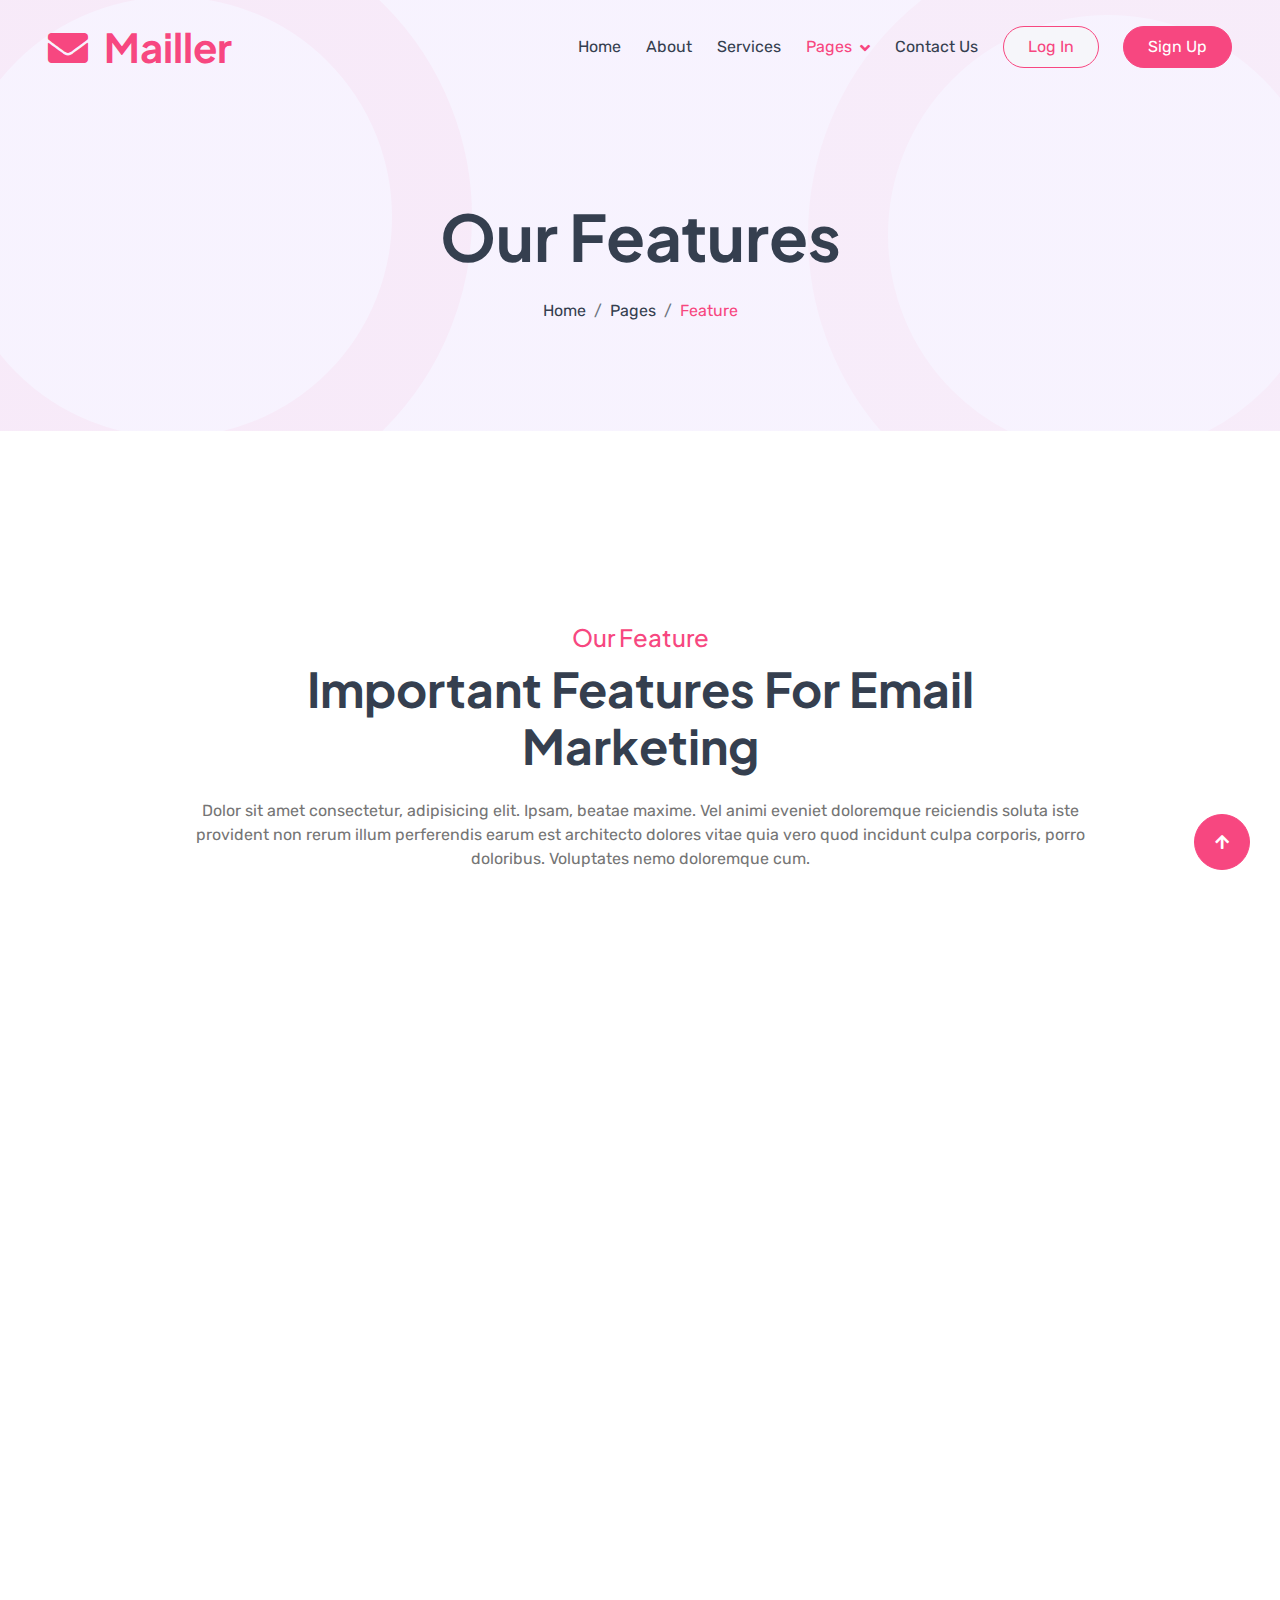
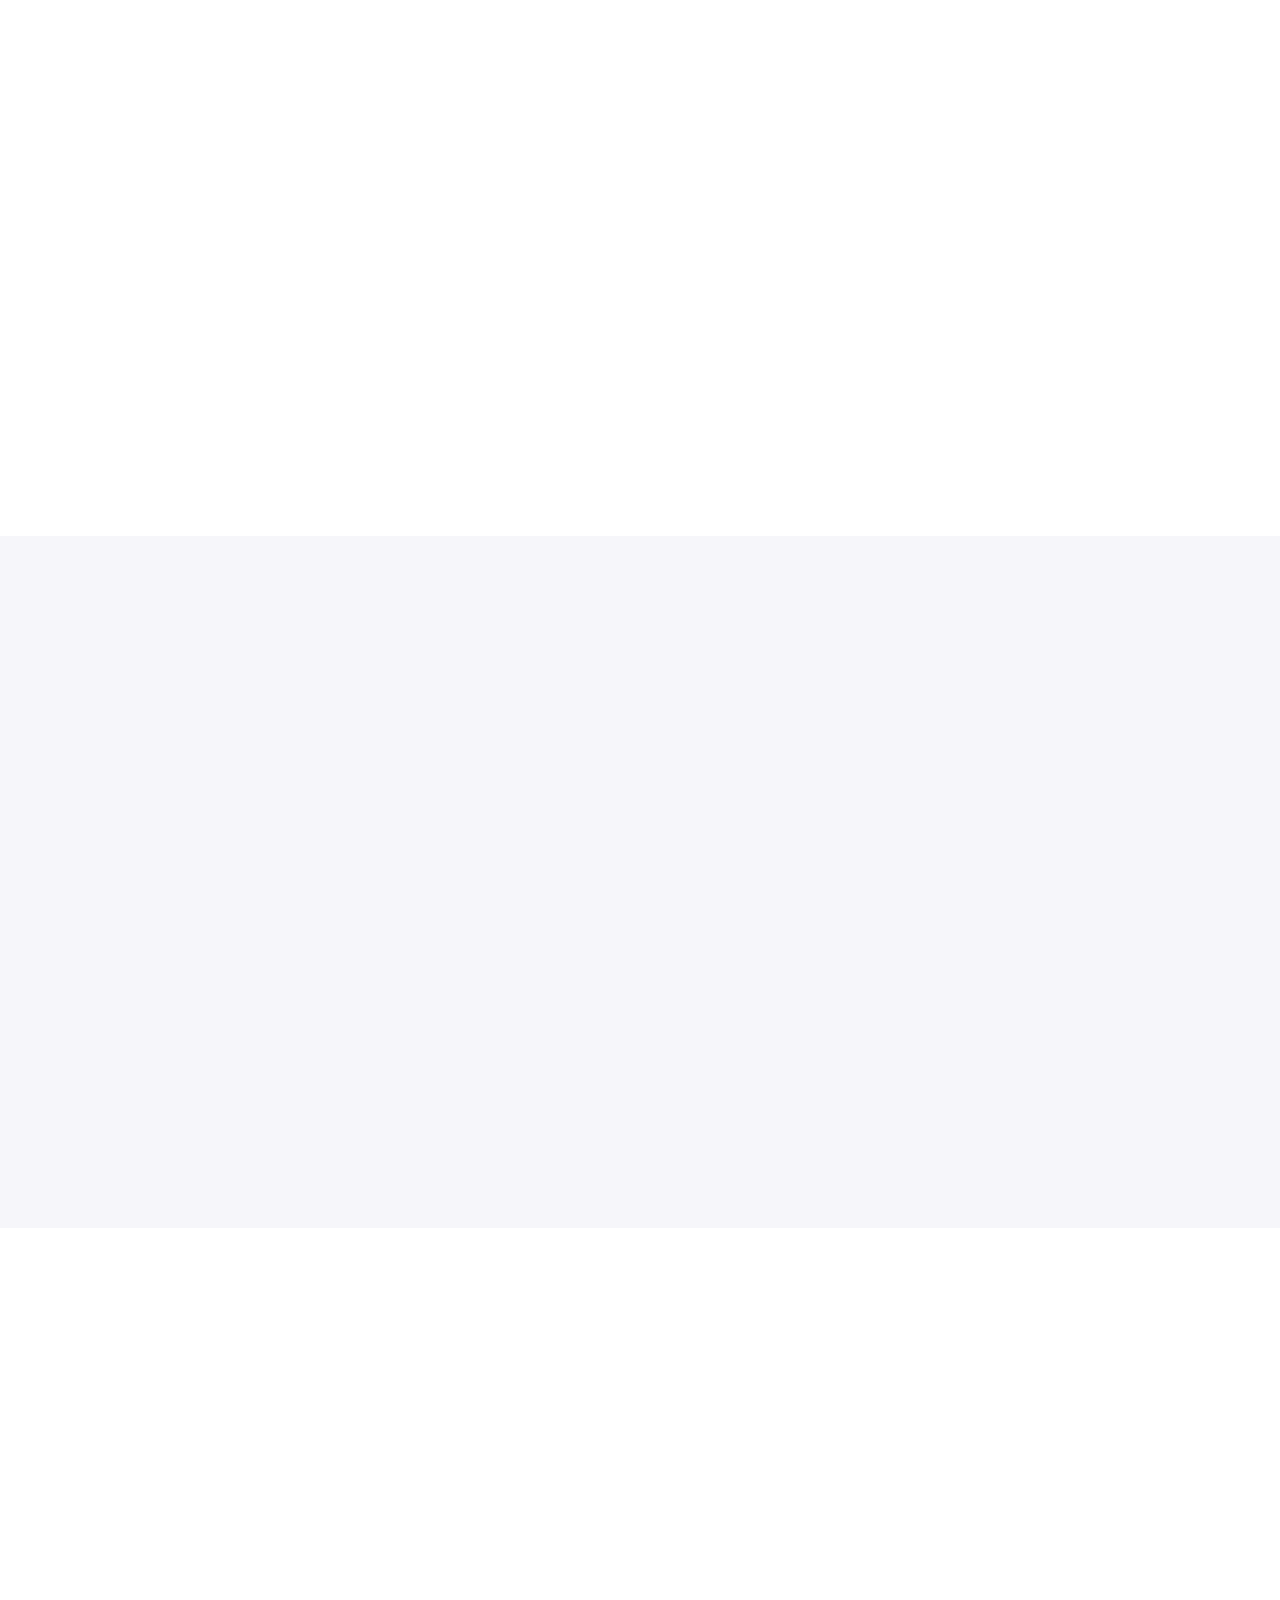
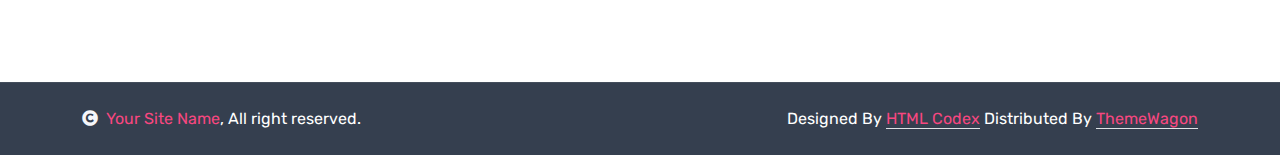
<file: Mailler-1.0.0/Mailler-1.0.0/feature.html>
<!DOCTYPE html>
<html lang="en">

    <head>
        <meta charset="utf-8">
        <title>Mailler - SaaS Website Template</title>
        <meta content="width=device-width, initial-scale=1.0" name="viewport">
        <meta content="" name="keywords">
        <meta content="" name="description">

        <!-- Google Web Fonts -->
        <link rel="preconnect" href="https://fonts.googleapis.com">
        <link rel="preconnect" href="https://fonts.gstatic.com" crossorigin>
        <link href="https://fonts.googleapis.com/css2?family=Plus+Jakarta+Sans:wght@500;600;700&family=Rubik:wght@400;500&display=swap" rel="stylesheet"> 

        <!-- Icon Font Stylesheet -->
        <link rel="stylesheet" href="https://use.fontawesome.com/releases/v5.15.4/css/all.css"/>
        <link href="https://cdn.jsdelivr.net/npm/bootstrap-icons@1.4.1/font/bootstrap-icons.css" rel="stylesheet">

        <!-- Libraries Stylesheet -->
        <link href="lib/animate/animate.min.css" rel="stylesheet">
        <link href="lib/owlcarousel/assets/owl.carousel.min.css" rel="stylesheet">
        <link href="lib/lightbox/css/lightbox.min.css" rel="stylesheet">


        <!-- Customized Bootstrap Stylesheet -->
        <link href="css/bootstrap.min.css" rel="stylesheet">

        <!-- Template Stylesheet -->
        <link href="css/style.css" rel="stylesheet">
    </head>

    <body>

        <!-- Spinner Start -->
        <div id="spinner" class="show bg-white position-fixed translate-middle w-100 vh-100 top-50 start-50 d-flex align-items-center justify-content-center">
            <div class="spinner-border text-primary" style="width: 3rem; height: 3rem;" role="status">
                <span class="sr-only">Loading...</span>
            </div>
        </div>
        <!-- Spinner End -->


        <!-- Navbar & Hero Start -->
        <div class="container-fluid p-0">
            <nav class="navbar navbar-expand-lg navbar-light bg-transparent px-4 px-lg-5 py-3 py-lg-0">
                <a href="index.html" class="navbar-brand p-0">
                    <h1 class="display-6 text-primary m-0"><i class="fas fa-envelope me-3"></i>Mailler</h1>
                    <!-- <img src="img/logo.png" alt="Logo"> -->
                </a>
                <button class="navbar-toggler" type="button" data-bs-toggle="collapse" data-bs-target="#navbarCollapse">
                    <span class="fa fa-bars"></span>
                </button>
                <div class="collapse navbar-collapse" id="navbarCollapse">
                    <div class="navbar-nav ms-auto py-0">
                        <a href="index.html" class="nav-item nav-link">Home</a>
                        <a href="about.html" class="nav-item nav-link">About</a>
                        <a href="service.html" class="nav-item nav-link">Services</a>
                        <div class="nav-item dropdown">
                            <a href="#" class="nav-link dropdown-toggle active" data-bs-toggle="dropdown">Pages</a>
                            <div class="dropdown-menu m-0">
                                <a href="feature.html" class="dropdown-item active">Features</a>
                                <a href="pricing.html" class="dropdown-item">Pricing</a>
                                <a href="blog.html" class="dropdown-item">Blog</a>
                                <a href="testimonial.html" class="dropdown-item">Testimonial</a>
                                <a href="404.html" class="dropdown-item">404 Page</a>
                            </div>
                        </div>
                        <a href="contact.html" class="nav-item nav-link">Contact Us</a>
                    </div>
                    <a href="#" class="btn btn-light border border-primary rounded-pill text-primary py-2 px-4 me-4">Log In</a>
                    <a href="#" class="btn btn-primary rounded-pill text-white py-2 px-4">Sign Up</a>
                </div>
            </nav>
        </div>
        <!-- Navbar & Hero End -->


         <!-- Header Start -->
         <div class="container-fluid bg-breadcrumb">
            <ul class="breadcrumb-animation">
                <li></li>
                <li></li>
                <li></li>
                <li></li>
                <li></li>
                <li></li>
                <li></li>
                <li></li>
                <li></li>
                <li></li>
            </ul>
            <div class="container text-center py-5" style="max-width: 900px;">
                <h3 class="display-3 mb-4 wow fadeInDown" data-wow-delay="0.1s">Our Features</h1>
                <ol class="breadcrumb justify-content-center mb-0 wow fadeInDown" data-wow-delay="0.3s">
                    <li class="breadcrumb-item"><a href="index.html">Home</a></li>
                    <li class="breadcrumb-item"><a href="#">Pages</a></li>
                    <li class="breadcrumb-item active text-primary">Feature</li>
                </ol>    
            </div>
        </div>
        <!-- Header End -->


        <!-- Feature Start -->
        <div class="container-fluid feature overflow-hidden py-5">
            <div class="container py-5">
                <div class="text-center mx-auto mb-5 wow fadeInUp" data-wow-delay="0.1s" style="max-width: 900px;">
                    <h4 class="text-primary">Our Feature</h4>
                    <h1 class="display-5 mb-4">Important Features For Email Marketing</h1>
                    <p class="mb-0">Dolor sit amet consectetur, adipisicing elit. Ipsam, beatae maxime. Vel animi eveniet doloremque reiciendis soluta iste provident non rerum illum perferendis earum est architecto dolores vitae quia vero quod incidunt culpa corporis, porro doloribus. Voluptates nemo doloremque cum.
                    </p>
                </div>
                <div class="row g-4 justify-content-center text-center mb-5">
                    <div class="col-md-6 col-lg-4 col-xl-3 wow fadeInUp" data-wow-delay="0.1s">
                        <div class="text-center p-4">
                            <div class="d-inline-block rounded bg-light p-4 mb-4"><i class="fas fa-envelope fa-5x text-secondary"></i></div>
                            <div class="feature-content">
                                <a href="#" class="h4">Email Marketing <i class="fa fa-long-arrow-alt-right"></i></a>
                                <p class="mt-4 mb-0">Lorem ipsum dolor sit amet consectetur adipisicing elit.consectetur adipisicing elit
                                </p>
                            </div>
                        </div>
                    </div>
                    <div class="col-md-6 col-lg-4 col-xl-3 wow fadeInUp" data-wow-delay="0.3s">
                        <div class="text-center p-4">
                            <div class="d-inline-block rounded bg-light p-4 mb-4"><i class="fas fa-mail-bulk fa-5x text-secondary"></i></div>
                            <div class="feature-content">
                                <a href="#" class="h4">Email Builder <i class="fa fa-long-arrow-alt-right"></i></a>
                                <p class="mt-4 mb-0">Lorem ipsum dolor sit amet consectetur adipisicing elit.consectetur adipisicing elit
                                </p>
                            </div>
                        </div>
                    </div>
                    <div class="col-md-6 col-lg-4 col-xl-3 wow fadeInUp" data-wow-delay="0.5s">
                        <div class="text-center rounded p-4">
                            <div class="d-inline-block rounded bg-light p-4 mb-4"><i class="fas fa-sitemap fa-5x text-secondary"></i></div>
                            <div class="feature-content">
                                <a href="#" class="h4">Customer Builder <i class="fa fa-long-arrow-alt-right"></i></a>
                                <p class="mt-4 mb-0">Lorem ipsum dolor sit amet consectetur adipisicing elit.consectetur adipisicing elit
                                </p>
                            </div>
                        </div>
                    </div>
                    <div class="col-md-6 col-lg-4 col-xl-3 wow fadeInUp" data-wow-delay="0.7s">
                        <div class="text-center rounded p-4">
                            <div class="d-inline-block rounded bg-light p-4 mb-4"><i class="fas fa-tasks fa-5x text-secondary"></i></div>
                            <div class="feature-content">
                                <a href="#" class="h4">Campaign Manager <i class="fa fa-long-arrow-alt-right"></i></a>
                                <p class="mt-4 mb-0">Lorem ipsum dolor sit amet consectetur adipisicing elit.consectetur adipisicing elit
                                </p>
                            </div>
                        </div>
                    </div>
                    <div class="col-12 wow fadeInUp" data-wow-delay="0.1s">
                        <div class="my-3">
                            <a href="#" class="btn btn-primary d-inline rounded-pill px-5 py-3">More Features</a>
                        </div>
                    </div>
                </div>
                <div class="row g-5 pt-5" style="margin-top: 6rem;">
                    <div class="col-lg-6 wow fadeInLeft" data-wow-delay="0.1s">
                        <div class="feature-img RotateMoveLeft h-100" style="object-fit: cover;">
                            <img src="img/features-1.png" class="img-fluid w-100 h-100" alt="">
                        </div>
                    </div>
                    <div class="col-lg-6 wow fadeInRight" data-wow-delay="0.1s">
                        <h4 class="text-primary">Fearutes</h4>
                        <h1 class="display-5 mb-4">Push Your Visitors Into Happy Customers</h1>
                        <p class="mb-4">Lorem ipsum dolor sit amet, consectetur adipisicing elit. Accusantium, suscipit itaque quaerat dicta porro illum, autem, molestias ut animi ab aspernatur dolorum officia nam dolore. Voluptatibus aliquam earum labore atque.
                        </p>
                        <div class="row g-4">
                            <div class="col-6">
                                <div class="d-flex">
                                    <i class="fas fa-newspaper fa-4x text-secondary"></i>
                                    <div class="d-flex flex-column ms-3">
                                        <h2 class="mb-0 fw-bold">285</h2>
                                        <small class="text-dark">Created Projects</small>
                                    </div>
                                </div>
                            </div>
                            <div class="col-6">
                                <div class="d-flex">
                                    <i class="fas fa-users fa-4x text-secondary"></i>
                                    <div class="d-flex flex-column ms-3">
                                        <h2 class="mb-0 fw-bold">6560</h2>
                                        <small class="text-dark">Happy Clients</small>
                                    </div>
                                </div>
                            </div>
                        </div>
                        <div class="my-4">
                            <a href="#" class="btn btn-primary rounded-pill py-3 px-5">Read More</a>
                        </div>
                    </div>
                </div>
            </div>
        </div>
        <!-- Feature End -->


        <!-- FAQ Start -->
        <div class="container-fluid FAQ bg-light overflow-hidden py-5">
            <div class="container py-5">
                <div class="row g-5 align-items-center">
                    <div class="col-lg-6 wow fadeInLeft" data-wow-delay="0.1s">
                       <div class="accordion" id="accordionExample">
                            <div class="accordion-item border-0 mb-4">
                                <h2 class="accordion-header" id="headingOne">
                                    <button class="accordion-button rounded-top" type="button" data-bs-toggle="collapse" data-bs-target="#collapseOne" aria-expanded="true" aria-controls="collapseTOne">
                                        Why did you choose Our Email Services?
                                    </button>
                                </h2>
                                <div id="collapseOne" class="accordion-collapse collapse show" aria-labelledby="headingOne" data-bs-parent="#accordionExample">
                                    <div class="accordion-body my-2">
                                        <h5>Dolor sit amet consectetur adipisicing elit.</h5>
                                        <p>Lorem ipsum dolor sit amet consectetur adipisicing elit. Ad nemo impedit, sapiente quis illo quia nulla atque maxime fuga minima ipsa quae cum consequatur, sit, delectus exercitationem odit officiis maiores! Neque, quidem corrupti modi architecto eos saepe incidunt dignissimos rerum.</p>
                                        <p>Lorem ipsum dolor sit amet consectetur adipisicing elit. Dicta distinctio hic fuga odio excepturi ducimus sequi at. Doloribus, non aspernatur.</p>
                                    </div>
                                </div>
                            </div>
                            <div class="accordion-item border-0 mb-4">
                                <h2 class="accordion-header" id="headingTwo">
                                    <button class="accordion-button collapsed rounded-top" type="button" data-bs-toggle="collapse" data-bs-target="#collapseTwo" aria-expanded="false" aria-controls="collapseTwo">
                                        Are there any hidden charges? 
                                    </button>
                                </h2>
                                <div id="collapseTwo" class="accordion-collapse collapse" aria-labelledby="headingTwo" data-bs-parent="#accordionExample">
                                    <div class="accordion-body my-2">
                                        <h5>Dolor sit amet consectetur adipisicing elit.</h5>
                                        <p>Lorem ipsum dolor sit amet consectetur adipisicing elit. Ad nemo impedit, sapiente quis illo quia nulla atque maxime fuga minima ipsa quae cum consequatur, sit, delectus exercitationem odit officiis maiores! Neque, quidem corrupti modi architecto eos saepe incidunt dignissimos rerum.</p>
                                        <p>Lorem ipsum dolor sit amet consectetur adipisicing elit. Dicta distinctio hic fuga odio excepturi ducimus sequi at. Doloribus, non aspernatur.</p>
                                    </div>
                                </div>
                            </div>
                            <div class="accordion-item border-0">
                                <h2 class="accordion-header" id="headingThree">
                                    <button class="accordion-button collapsed rounded-top" type="button" data-bs-toggle="collapse" data-bs-target="#collapseThree" aria-expanded="false" aria-controls="collapseThree">
                                        What are the key challenges of email marketing?
                                    </button>
                                </h2>
                                <div id="collapseThree" class="accordion-collapse collapse" aria-labelledby="headingThree" data-bs-parent="#accordionExample">
                                    <div class="accordion-body my-2">
                                        <h5>Dolor sit amet consectetur adipisicing elit.</h5>
                                        <p>Lorem ipsum dolor sit amet consectetur adipisicing elit. Ad nemo impedit, sapiente quis illo quia nulla atque maxime fuga minima ipsa quae cum consequatur, sit, delectus exercitationem odit officiis maiores! Neque, quidem corrupti modi architecto eos saepe incidunt dignissimos rerum.</p>
                                        <p>Lorem ipsum dolor sit amet consectetur adipisicing elit. Dicta distinctio hic fuga odio excepturi ducimus sequi at. Doloribus, non aspernatur.</p>
                                    </div>
                                </div>
                            </div>
                       </div>
                    </div>
                    <div class="col-lg-6 wow fadeInRight" data-wow-delay="0.3s">
                        <div class="FAQ-img RotateMoveRight rounded">
                            <img src="img/about-1.png" class="img-fluid w-100" alt="">
                        </div>
                    </div>
                </div>
            </div>
        </div>
        <!-- FAQ End -->


        <!-- Footer Start -->
        <div class="container-fluid footer py-5 wow fadeIn" data-wow-delay="0.2s">
            <div class="container py-5">
                <div class="row g-5">
                    <div class="col-md-6 col-lg-6 col-xl-3">
                        <div class="footer-item d-flex flex-column">
                            <h4 class="text-dark mb-4">Company</h4>
                            <a href=""> Why Mailler?</a>
                            <a href=""> Our Features</a>
                            <a href=""> Our Portfolio</a>
                            <a href=""> About Us</a>
                            <a href=""> Our Blog & News</a>
                            <a href=""> Get In Touch</a>
                        </div>
                    </div>
                    <div class="col-md-6 col-lg-6 col-xl-3">
                        <div class="footer-item d-flex flex-column">
                            <h4 class="mb-4 text-dark">Quick Links</h4>
                            <a href=""> About Us</a>
                            <a href=""> Contact Us</a>
                            <a href=""> Privacy Policy</a>
                            <a href=""> Terms & Conditions</a>
                            <a href=""> Our Blog & News</a>
                            <a href=""> Our Team</a>
                        </div>
                    </div>
                    <div class="col-md-6 col-lg-6 col-xl-3">
                        <div class="footer-item d-flex flex-column">
                            <h4 class="mb-4 text-dark">Services</h4>
                            <a href=""> All Services</a>
                            <a href=""> Promotional Emails</a>
                            <a href=""> Product Updates</a>
                            <a href=""> Email Marketing</a>
                            <a href=""> Acquistion Emails</a>
                            <a href=""> Retention Emails</a>
                        </div>
                    </div>
                    <div class="col-md-6 col-lg-6 col-xl-3">
                        <div class="footer-item d-flex flex-column">
                            <h4 class="mb-4 text-dark">Contact Info</h4>
                            <a href=""><i class="fa fa-map-marker-alt me-2"></i> 123 Street, New York, USA</a>
                            <a href=""><i class="fas fa-envelope me-2"></i> info@example.com</a>
                            <a href=""><i class="fas fa-phone me-2"></i> +012 345 67890</a>
                            <a href="" class="mb-3"><i class="fas fa-print me-2"></i> +012 345 67890</a>
                            <div class="d-flex align-items-center">
                                <i class="fas fa-share fa-2x text-secondary me-2"></i>
                                <a class="btn-square btn btn-primary rounded-circle mx-1" href=""><i class="fab fa-facebook-f"></i></a>
                                <a class="btn-square btn btn-primary rounded-circle mx-1" href=""><i class="fab fa-twitter"></i></a>
                                <a class="btn-square btn btn-primary rounded-circle mx-1" href=""><i class="fab fa-instagram"></i></a>
                                <a class="btn-square btn btn-primary rounded-circle mx-1" href=""><i class="fab fa-linkedin-in"></i></a>
                            </div>
                        </div>
                    </div>
                </div>
            </div>
        </div>
        <!-- Footer End -->

        
        <!-- Copyright Start -->
        <div class="container-fluid copyright py-4">
            <div class="container">
                <div class="row g-4 align-items-center">
                    <div class="col-md-6 text-center text-md-start mb-md-0">
                        <span class="text-white"><a href="#"><i class="fas fa-copyright text-light me-2"></i>Your Site Name</a>, All right reserved.</span>
                    </div>
                    <div class="col-md-6 text-center text-md-end text-white">
                        <!--/*** This template is free as long as you keep the below author’s credit link/attribution link/backlink. ***/-->
                        <!--/*** If you'd like to use the template without the below author’s credit link/attribution link/backlink, ***/-->
                        <!--/*** you can purchase the Credit Removal License from "https://htmlcodex.com/credit-removal". ***/-->
                        Designed By <a class="border-bottom" href="https://htmlcodex.com">HTML Codex</a> Distributed By <a class="border-bottom" href="https://themewagon.com">ThemeWagon</a>
                    </div>
                </div>
            </div>
        </div>
        <!-- Copyright End -->


        <!-- Back to Top -->
        <a href="#" class="btn btn-primary btn-lg-square back-to-top"><i class="fa fa-arrow-up"></i></a>   

        
    <!-- JavaScript Libraries -->
    <script src="https://ajax.googleapis.com/ajax/libs/jquery/3.6.4/jquery.min.js"></script>
    <script src="https://cdn.jsdelivr.net/npm/bootstrap@5.0.0/dist/js/bootstrap.bundle.min.js"></script>
    <script src="lib/wow/wow.min.js"></script>
    <script src="lib/easing/easing.min.js"></script>
    <script src="lib/waypoints/waypoints.min.js"></script>
    <script src="lib/counterup/counterup.min.js"></script>
    <script src="lib/owlcarousel/owl.carousel.min.js"></script>
    <script src="lib/lightbox/js/lightbox.min.js"></script>
    

    <!-- Template Javascript -->
    <script src="js/main.js"></script>
    </body>

</html>
</file>
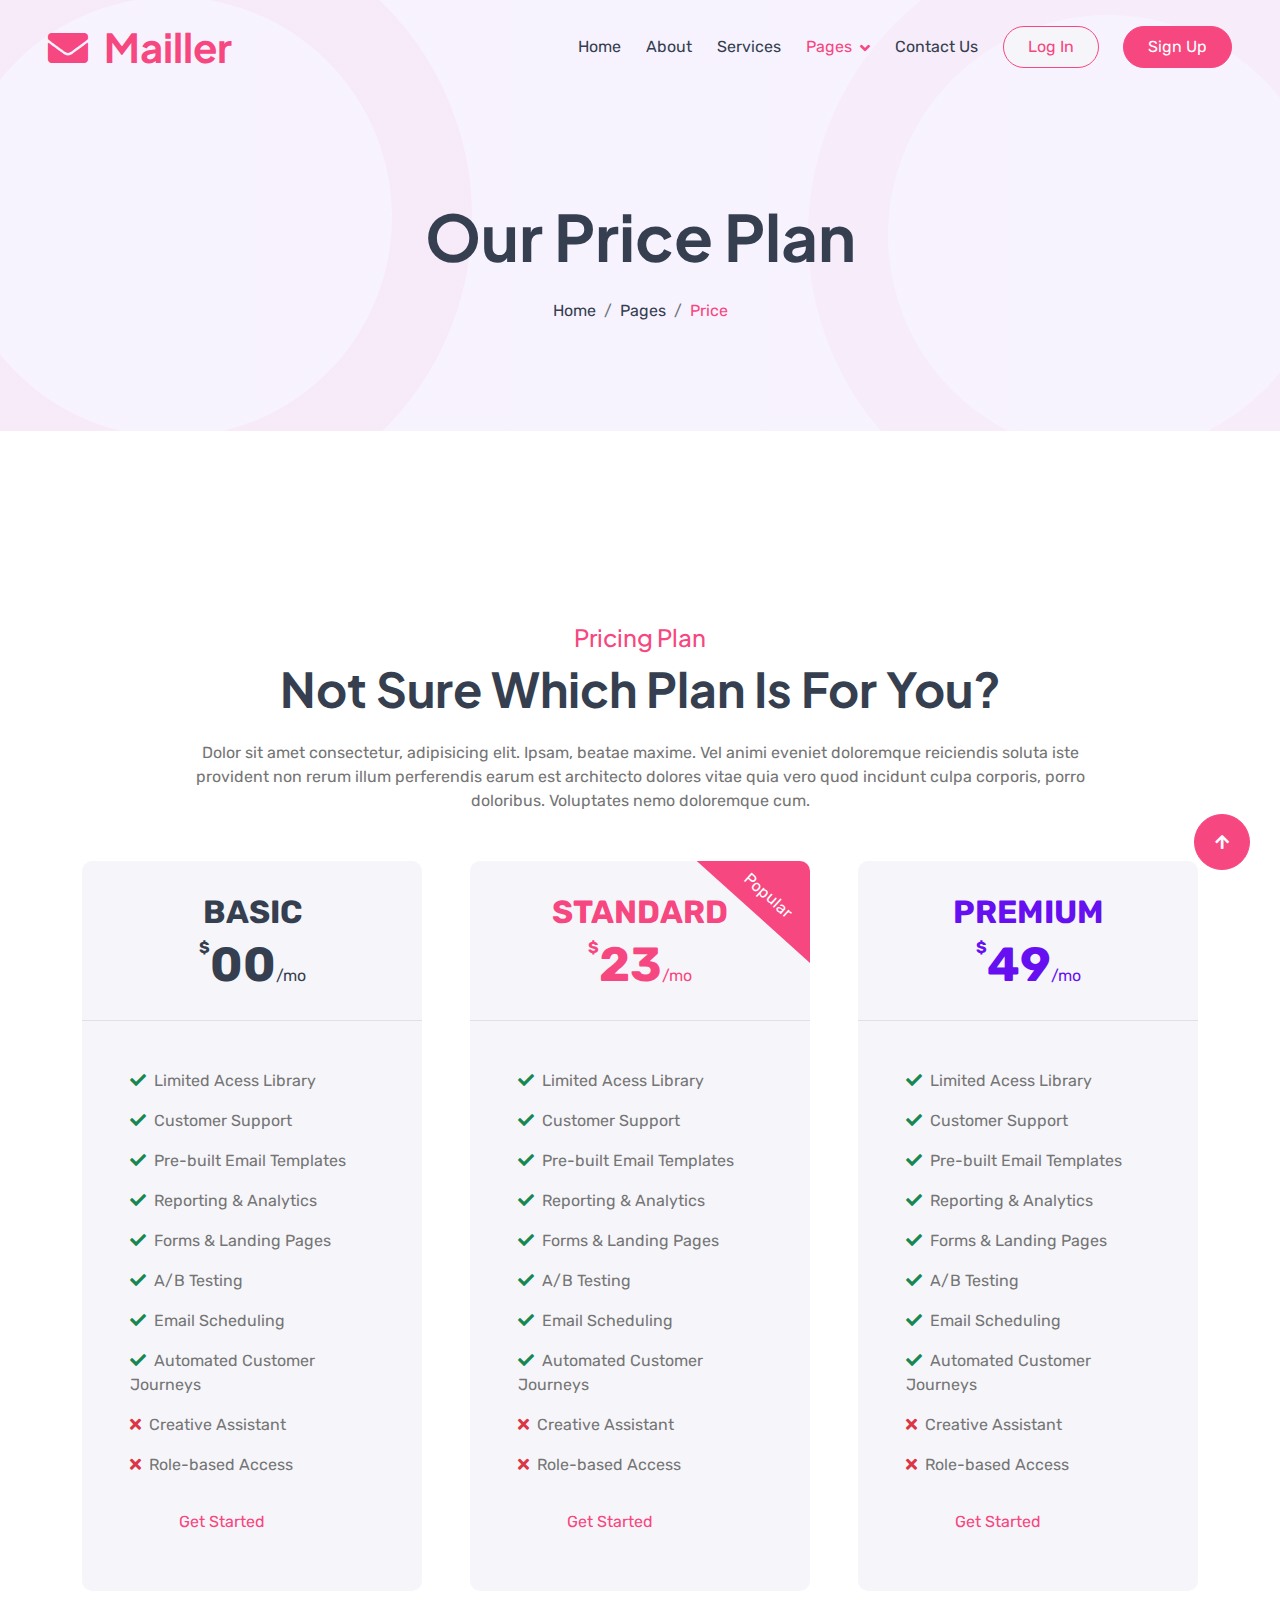
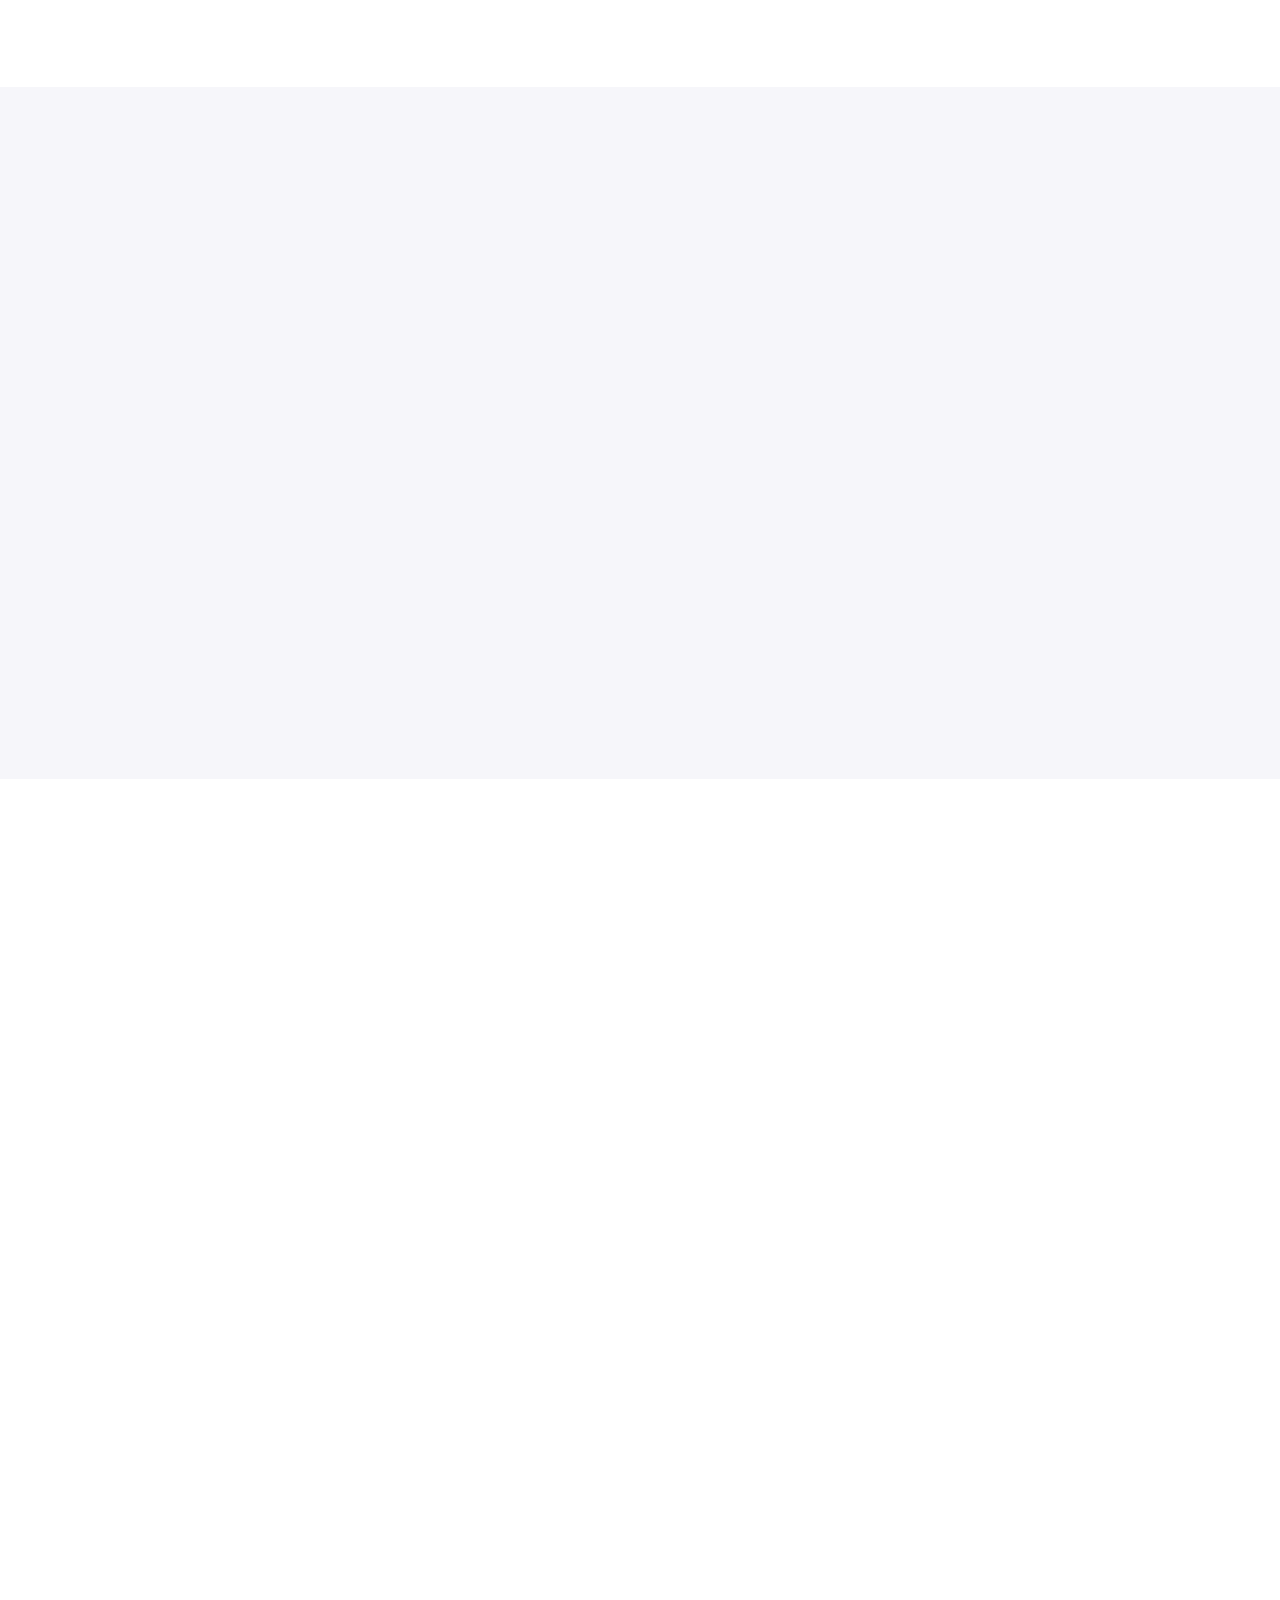
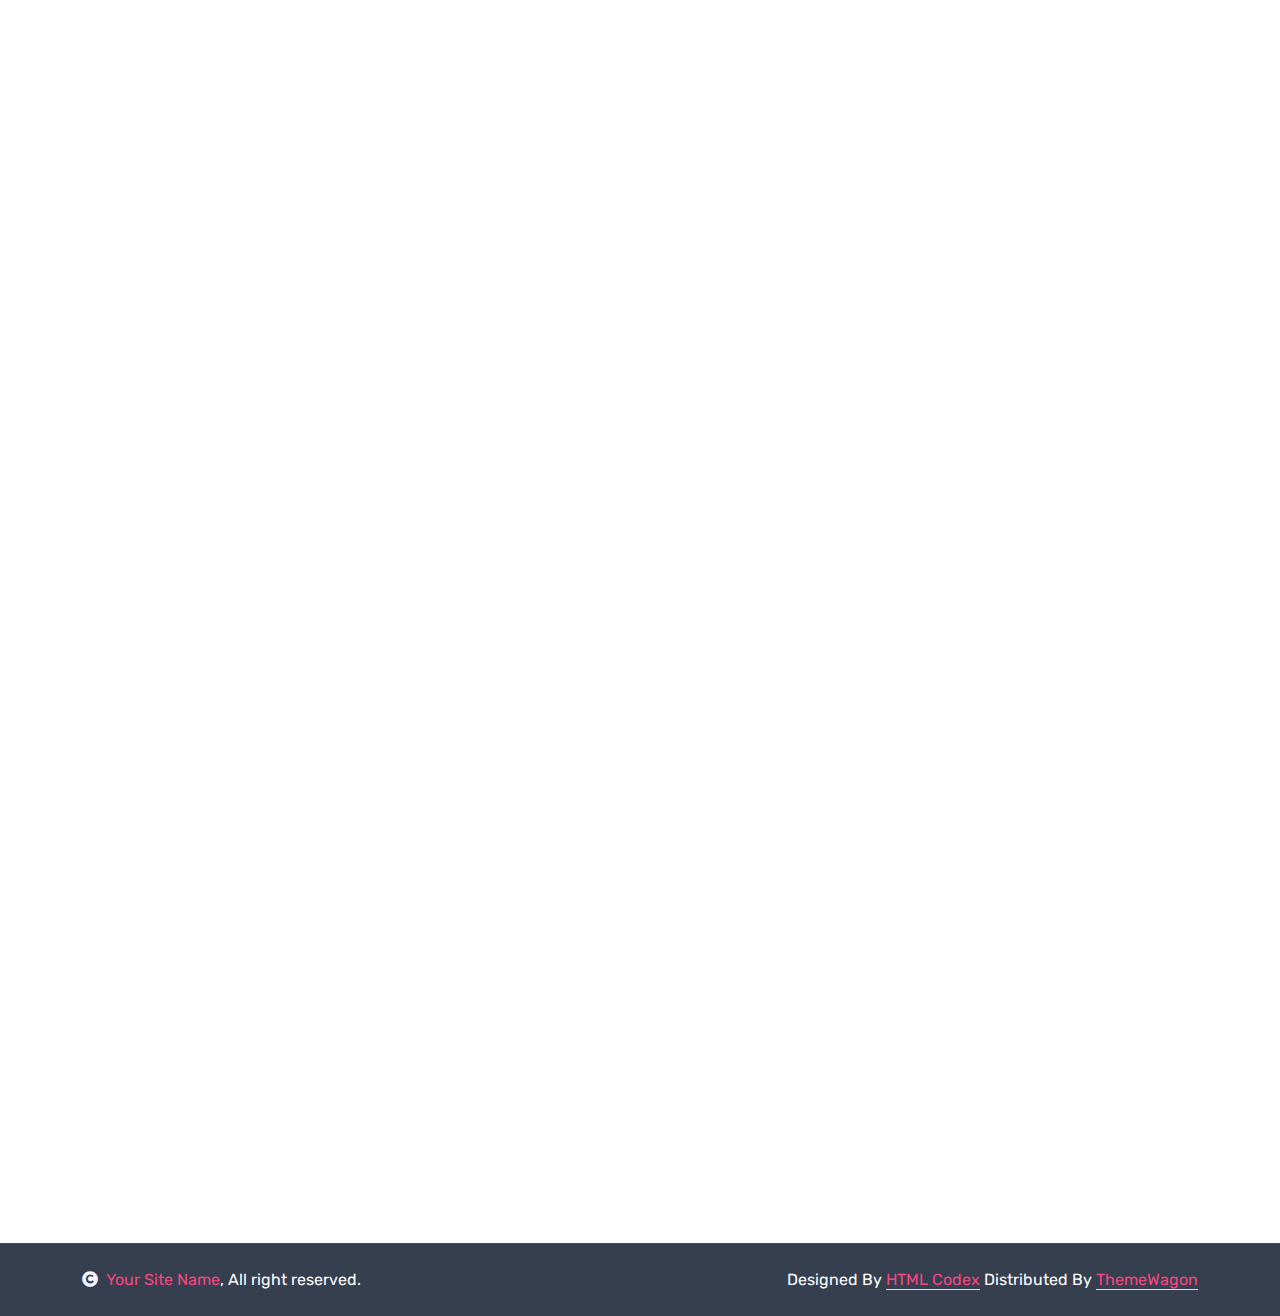
<file: Mailler-1.0.0/Mailler-1.0.0/pricing.html>
<!DOCTYPE html>
<html lang="en">

    <head>
        <meta charset="utf-8">
        <title>Mailler - SaaS Website Template</title>
        <meta content="width=device-width, initial-scale=1.0" name="viewport">
        <meta content="" name="keywords">
        <meta content="" name="description">

        <!-- Google Web Fonts -->
        <link rel="preconnect" href="https://fonts.googleapis.com">
        <link rel="preconnect" href="https://fonts.gstatic.com" crossorigin>
        <link href="https://fonts.googleapis.com/css2?family=Plus+Jakarta+Sans:wght@500;600;700&family=Rubik:wght@400;500&display=swap" rel="stylesheet"> 

        <!-- Icon Font Stylesheet -->
        <link rel="stylesheet" href="https://use.fontawesome.com/releases/v5.15.4/css/all.css"/>
        <link href="https://cdn.jsdelivr.net/npm/bootstrap-icons@1.4.1/font/bootstrap-icons.css" rel="stylesheet">

        <!-- Libraries Stylesheet -->
        <link href="lib/animate/animate.min.css" rel="stylesheet">
        <link href="lib/owlcarousel/assets/owl.carousel.min.css" rel="stylesheet">
        <link href="lib/lightbox/css/lightbox.min.css" rel="stylesheet">


        <!-- Customized Bootstrap Stylesheet -->
        <link href="css/bootstrap.min.css" rel="stylesheet">

        <!-- Template Stylesheet -->
        <link href="css/style.css" rel="stylesheet">
    </head>

    <body>

        <!-- Spinner Start -->
        <div id="spinner" class="show bg-white position-fixed translate-middle w-100 vh-100 top-50 start-50 d-flex align-items-center justify-content-center">
            <div class="spinner-border text-primary" style="width: 3rem; height: 3rem;" role="status">
                <span class="sr-only">Loading...</span>
            </div>
        </div>
        <!-- Spinner End -->


        <!-- Navbar & Hero Start -->
        <div class="container-fluid p-0">
            <nav class="navbar navbar-expand-lg navbar-light bg-transparent px-4 px-lg-5 py-3 py-lg-0">
                <a href="index.html" class="navbar-brand p-0">
                    <h1 class="display-6 text-primary m-0"><i class="fas fa-envelope me-3"></i>Mailler</h1>
                    <!-- <img src="img/logo.png" alt="Logo"> -->
                </a>
                <button class="navbar-toggler" type="button" data-bs-toggle="collapse" data-bs-target="#navbarCollapse">
                    <span class="fa fa-bars"></span>
                </button>
                <div class="collapse navbar-collapse" id="navbarCollapse">
                    <div class="navbar-nav ms-auto py-0">
                        <a href="index.html" class="nav-item nav-link">Home</a>
                        <a href="about.html" class="nav-item nav-link">About</a>
                        <a href="service.html" class="nav-item nav-link">Services</a>
                        <div class="nav-item dropdown">
                            <a href="#" class="nav-link dropdown-toggle active" data-bs-toggle="dropdown">Pages</a>
                            <div class="dropdown-menu m-0">
                                <a href="feature.html" class="dropdown-item">Features</a>
                                <a href="pricing.html" class="dropdown-item active">Pricing</a>
                                <a href="blog.html" class="dropdown-item">Blog</a>
                                <a href="testimonial.html" class="dropdown-item">Testimonial</a>
                                <a href="404.html" class="dropdown-item">404 Page</a>
                            </div>
                        </div>
                        <a href="contact.html" class="nav-item nav-link">Contact Us</a>
                    </div>
                    <a href="#" class="btn btn-light border border-primary rounded-pill text-primary py-2 px-4 me-4">Log In</a>
                    <a href="#" class="btn btn-primary rounded-pill text-white py-2 px-4">Sign Up</a>
                </div>
            </nav>
        </div>
        <!-- Navbar & Hero End -->


         <!-- Header Start -->
         <div class="container-fluid bg-breadcrumb">
            <ul class="breadcrumb-animation">
                <li></li>
                <li></li>
                <li></li>
                <li></li>
                <li></li>
                <li></li>
                <li></li>
                <li></li>
                <li></li>
                <li></li>
            </ul>
            <div class="container text-center py-5" style="max-width: 900px;">
                <h3 class="display-3 mb-4 wow fadeInDown" data-wow-delay="0.1s">Our Price Plan</h1>
                <ol class="breadcrumb justify-content-center mb-0 wow fadeInDown" data-wow-delay="0.3s">
                    <li class="breadcrumb-item"><a href="index.html">Home</a></li>
                    <li class="breadcrumb-item"><a href="#">Pages</a></li>
                    <li class="breadcrumb-item active text-primary">Price</li>
                </ol>    
            </div>
        </div>
        <!-- Header End -->


        <!-- Pricing Start -->
        <div class="container-fluid price py-5">
            <div class="container py-5">
                <div class="text-center mx-auto mb-5 wow fadeInUp" data-wow-delay="0.1s" style="max-width: 900px;">
                    <h4 class="text-primary">Pricing Plan</h4>
                    <h1 class="display-5 mb-4">Not Sure Which Plan Is For You?</h1>
                    <p class="mb-0">Dolor sit amet consectetur, adipisicing elit. Ipsam, beatae maxime. Vel animi eveniet doloremque reiciendis soluta iste provident non rerum illum perferendis earum est architecto dolores vitae quia vero quod incidunt culpa corporis, porro doloribus. Voluptates nemo doloremque cum.
                    </p>
                </div>
                <div class="row g-5 justify-content-center">
                    <div class="col-md-6 col-lg-6 col-xl-4 wow fadeInUp" data-wow-delay="0.1s">
                        <div class="price-item bg-light rounded text-center">
                            <div class="text-center text-dark border-bottom d-flex flex-column justify-content-center p-4" style="width: 100%; height: 160px;">
                                <p class="fs-2 fw-bold text-uppercase mb-0">BASIC</p>
                                <div class="d-flex justify-content-center">
                                    <strong class="align-self-start">$</strong>
                                    <p class="mb-0"><span class="display-5">00</span>/mo</p>
                                </div>                        
                            </div>
                            <div class="text-start p-5">
                                <p><i class="fas fa-check text-success me-1"></i> Limited Acess Library</p>
                                <p><i class="fas fa-check text-success me-1"></i> Customer Support</p>
                                <p><i class="fas fa-check text-success me-1"></i> Pre-built Email Templates</p>
                                <p><i class="fas fa-check text-success me-1"></i> Reporting & Analytics</p>
                                <p><i class="fas fa-check text-success me-1"></i> Forms & Landing Pages</p>
                                <p><i class="fas fa-check text-success me-1"></i> A/B Testing</p>
                                <p><i class="fas fa-check text-success me-1"></i> Email Scheduling</p>
                                <p><i class="fas fa-check text-success me-1"></i> Automated Customer Journeys</p>
                                <p><i class="fas fa-times text-danger me-1"></i> Creative Assistant</p>
                                <p class="mb-4"><i class="fas fa-times text-danger me-1"></i> Role-based Access</p>
                                <button class="btn btn-light rounded-pill py-2 px-5" type="button">Get Started</button>
                            </div>
                        </div>
                    </div>
                    <div class="col-md-6 col-lg-6 col-xl-4 wow fadeInUp" data-wow-delay="0.3s">
                        <div class="price-item bg-light rounded text-center">
                            <div class="pice-item-offer">Popular</div>
                            <div class="text-center text-primary border-bottom d-flex flex-column justify-content-center p-4" style="width: 100%; height: 160px;">
                                <p class="fs-2 fw-bold text-uppercase mb-0">Standard</p>
                                <div class="d-flex justify-content-center">
                                    <strong class="align-self-start">$</strong>
                                    <p class="mb-0"><span class="display-5">23</span>/mo</p>
                                </div>                        
                            </div>
                            <div class="text-start p-5">
                                <p><i class="fas fa-check text-success me-1"></i> Limited Acess Library</p>
                                <p><i class="fas fa-check text-success me-1"></i> Customer Support</p>
                                <p><i class="fas fa-check text-success me-1"></i> Pre-built Email Templates</p>
                                <p><i class="fas fa-check text-success me-1"></i> Reporting & Analytics</p>
                                <p><i class="fas fa-check text-success me-1"></i> Forms & Landing Pages</p>
                                <p><i class="fas fa-check text-success me-1"></i> A/B Testing</p>
                                <p><i class="fas fa-check text-success me-1"></i> Email Scheduling</p>
                                <p><i class="fas fa-check text-success me-1"></i> Automated Customer Journeys</p>
                                <p><i class="fas fa-times text-danger me-1"></i> Creative Assistant</p>
                                <p class="mb-4"><i class="fas fa-times text-danger me-1"></i> Role-based Access</p>
                                <button class="btn btn-light rounded-pill py-2 px-5" type="button">Get Started</button>
                            </div>
                        </div>
                    </div>
                    <div class="col-md-6 col-lg-6 col-xl-4 wow fadeInUp" data-wow-delay="0.5s">
                        <div class="price-item bg-light rounded text-center">
                            <div class="text-center text-secondary border-bottom d-flex flex-column justify-content-center p-4" style="width: 100%; height: 160px;">
                                <p class="fs-2 fw-bold text-uppercase mb-0">Premium</p>
                                <div class="d-flex justify-content-center">
                                    <strong class="align-self-start">$</strong>
                                    <p class="mb-0"><span class="display-5">49</span>/mo</p>
                                </div>                        
                            </div>
                            <div class="text-start p-5">
                                <p><i class="fas fa-check text-success me-1"></i> Limited Acess Library</p>
                                <p><i class="fas fa-check text-success me-1"></i> Customer Support</p>
                                <p><i class="fas fa-check text-success me-1"></i> Pre-built Email Templates</p>
                                <p><i class="fas fa-check text-success me-1"></i> Reporting & Analytics</p>
                                <p><i class="fas fa-check text-success me-1"></i> Forms & Landing Pages</p>
                                <p><i class="fas fa-check text-success me-1"></i> A/B Testing</p>
                                <p><i class="fas fa-check text-success me-1"></i> Email Scheduling</p>
                                <p><i class="fas fa-check text-success me-1"></i> Automated Customer Journeys</p>
                                <p><i class="fas fa-times text-danger me-1"></i> Creative Assistant</p>
                                <p class="mb-4"><i class="fas fa-times text-danger me-1"></i> Role-based Access</p>
                                <button class="btn btn-light rounded-pill py-2 px-5" type="button">Get Started</button>
                            </div>
                        </div>
                    </div>
                </div>
            </div>
        </div>
        <!-- Pricing End -->


        <!-- FAQ Start -->
        <div class="container-fluid FAQ bg-light overflow-hidden py-5">
            <div class="container py-5">
                <div class="row g-5 align-items-center">
                    <div class="col-lg-6 wow fadeInLeft" data-wow-delay="0.1s">
                       <div class="accordion" id="accordionExample">
                            <div class="accordion-item border-0 mb-4">
                                <h2 class="accordion-header" id="headingOne">
                                    <button class="accordion-button rounded-top" type="button" data-bs-toggle="collapse" data-bs-target="#collapseOne" aria-expanded="true" aria-controls="collapseTOne">
                                        Why did you choose Our Email Services?
                                    </button>
                                </h2>
                                <div id="collapseOne" class="accordion-collapse collapse show" aria-labelledby="headingOne" data-bs-parent="#accordionExample">
                                    <div class="accordion-body my-2">
                                        <h5>Dolor sit amet consectetur adipisicing elit.</h5>
                                        <p>Lorem ipsum dolor sit amet consectetur adipisicing elit. Ad nemo impedit, sapiente quis illo quia nulla atque maxime fuga minima ipsa quae cum consequatur, sit, delectus exercitationem odit officiis maiores! Neque, quidem corrupti modi architecto eos saepe incidunt dignissimos rerum.</p>
                                        <p>Lorem ipsum dolor sit amet consectetur adipisicing elit. Dicta distinctio hic fuga odio excepturi ducimus sequi at. Doloribus, non aspernatur.</p>
                                    </div>
                                </div>
                            </div>
                            <div class="accordion-item border-0 mb-4">
                                <h2 class="accordion-header" id="headingTwo">
                                    <button class="accordion-button collapsed rounded-top" type="button" data-bs-toggle="collapse" data-bs-target="#collapseTwo" aria-expanded="false" aria-controls="collapseTwo">
                                        Are there any hidden charges? 
                                    </button>
                                </h2>
                                <div id="collapseTwo" class="accordion-collapse collapse" aria-labelledby="headingTwo" data-bs-parent="#accordionExample">
                                    <div class="accordion-body my-2">
                                        <h5>Dolor sit amet consectetur adipisicing elit.</h5>
                                        <p>Lorem ipsum dolor sit amet consectetur adipisicing elit. Ad nemo impedit, sapiente quis illo quia nulla atque maxime fuga minima ipsa quae cum consequatur, sit, delectus exercitationem odit officiis maiores! Neque, quidem corrupti modi architecto eos saepe incidunt dignissimos rerum.</p>
                                        <p>Lorem ipsum dolor sit amet consectetur adipisicing elit. Dicta distinctio hic fuga odio excepturi ducimus sequi at. Doloribus, non aspernatur.</p>
                                    </div>
                                </div>
                            </div>
                            <div class="accordion-item border-0">
                                <h2 class="accordion-header" id="headingThree">
                                    <button class="accordion-button collapsed rounded-top" type="button" data-bs-toggle="collapse" data-bs-target="#collapseThree" aria-expanded="false" aria-controls="collapseThree">
                                        What are the key challenges of email marketing?
                                    </button>
                                </h2>
                                <div id="collapseThree" class="accordion-collapse collapse" aria-labelledby="headingThree" data-bs-parent="#accordionExample">
                                    <div class="accordion-body my-2">
                                        <h5>Dolor sit amet consectetur adipisicing elit.</h5>
                                        <p>Lorem ipsum dolor sit amet consectetur adipisicing elit. Ad nemo impedit, sapiente quis illo quia nulla atque maxime fuga minima ipsa quae cum consequatur, sit, delectus exercitationem odit officiis maiores! Neque, quidem corrupti modi architecto eos saepe incidunt dignissimos rerum.</p>
                                        <p>Lorem ipsum dolor sit amet consectetur adipisicing elit. Dicta distinctio hic fuga odio excepturi ducimus sequi at. Doloribus, non aspernatur.</p>
                                    </div>
                                </div>
                            </div>
                       </div>
                    </div>
                    <div class="col-lg-6 wow fadeInRight" data-wow-delay="0.3s">
                        <div class="FAQ-img RotateMoveRight rounded">
                            <img src="img/about-1.png" class="img-fluid w-100" alt="">
                        </div>
                    </div>
                </div>
            </div>
        </div>
        <!-- FAQ End -->


        <!-- Feature Start -->
        <div class="container-fluid feature overflow-hidden py-5">
            <div class="container py-5">
                <div class="text-center mx-auto mb-5 wow fadeInUp" data-wow-delay="0.1s" style="max-width: 900px;">
                    <h4 class="text-primary">Our Feature</h4>
                    <h1 class="display-5 mb-4">Important Features For Email Marketing</h1>
                    <p class="mb-0">Dolor sit amet consectetur, adipisicing elit. Ipsam, beatae maxime. Vel animi eveniet doloremque reiciendis soluta iste provident non rerum illum perferendis earum est architecto dolores vitae quia vero quod incidunt culpa corporis, porro doloribus. Voluptates nemo doloremque cum.
                    </p>
                </div>
                <div class="row g-4 justify-content-center text-center mb-5">
                    <div class="col-md-6 col-lg-4 col-xl-3 wow fadeInUp" data-wow-delay="0.1s">
                        <div class="text-center p-4">
                            <div class="d-inline-block rounded bg-light p-4 mb-4"><i class="fas fa-envelope fa-5x text-secondary"></i></div>
                            <div class="feature-content">
                                <a href="#" class="h4">Email Marketing <i class="fa fa-long-arrow-alt-right"></i></a>
                                <p class="mt-4 mb-0">Lorem ipsum dolor sit amet consectetur adipisicing elit.consectetur adipisicing elit
                                </p>
                            </div>
                        </div>
                    </div>
                    <div class="col-md-6 col-lg-4 col-xl-3 wow fadeInUp" data-wow-delay="0.3s">
                        <div class="text-center p-4">
                            <div class="d-inline-block rounded bg-light p-4 mb-4"><i class="fas fa-mail-bulk fa-5x text-secondary"></i></div>
                            <div class="feature-content">
                                <a href="#" class="h4">Email Builder <i class="fa fa-long-arrow-alt-right"></i></a>
                                <p class="mt-4 mb-0">Lorem ipsum dolor sit amet consectetur adipisicing elit.consectetur adipisicing elit
                                </p>
                            </div>
                        </div>
                    </div>
                    <div class="col-md-6 col-lg-4 col-xl-3 wow fadeInUp" data-wow-delay="0.5s">
                        <div class="text-center rounded p-4">
                            <div class="d-inline-block rounded bg-light p-4 mb-4"><i class="fas fa-sitemap fa-5x text-secondary"></i></div>
                            <div class="feature-content">
                                <a href="#" class="h4">Customer Builder <i class="fa fa-long-arrow-alt-right"></i></a>
                                <p class="mt-4 mb-0">Lorem ipsum dolor sit amet consectetur adipisicing elit.consectetur adipisicing elit
                                </p>
                            </div>
                        </div>
                    </div>
                    <div class="col-md-6 col-lg-4 col-xl-3 wow fadeInUp" data-wow-delay="0.7s">
                        <div class="text-center rounded p-4">
                            <div class="d-inline-block rounded bg-light p-4 mb-4"><i class="fas fa-tasks fa-5x text-secondary"></i></div>
                            <div class="feature-content">
                                <a href="#" class="h4">Campaign Manager <i class="fa fa-long-arrow-alt-right"></i></a>
                                <p class="mt-4 mb-0">Lorem ipsum dolor sit amet consectetur adipisicing elit.consectetur adipisicing elit
                                </p>
                            </div>
                        </div>
                    </div>
                    <div class="col-12 wow fadeInUp" data-wow-delay="0.1s">
                        <div class="my-3">
                            <a href="#" class="btn btn-primary d-inline rounded-pill px-5 py-3">More Features</a>
                        </div>
                    </div>
                </div>
                <div class="row g-5 pt-5" style="margin-top: 6rem;">
                    <div class="col-lg-6 wow fadeInLeft" data-wow-delay="0.1s">
                        <div class="feature-img RotateMoveLeft h-100" style="object-fit: cover;">
                            <img src="img/features-1.png" class="img-fluid w-100 h-100" alt="">
                        </div>
                    </div>
                    <div class="col-lg-6 wow fadeInRight" data-wow-delay="0.1s">
                        <h4 class="text-primary">Fearutes</h4>
                        <h1 class="display-5 mb-4">Push Your Visitors Into Happy Customers</h1>
                        <p class="mb-4">Lorem ipsum dolor sit amet, consectetur adipisicing elit. Accusantium, suscipit itaque quaerat dicta porro illum, autem, molestias ut animi ab aspernatur dolorum officia nam dolore. Voluptatibus aliquam earum labore atque.
                        </p>
                        <div class="row g-4">
                            <div class="col-6">
                                <div class="d-flex">
                                    <i class="fas fa-newspaper fa-4x text-secondary"></i>
                                    <div class="d-flex flex-column ms-3">
                                        <h2 class="mb-0 fw-bold">285</h2>
                                        <small class="text-dark">Created Projects</small>
                                    </div>
                                </div>
                            </div>
                            <div class="col-6">
                                <div class="d-flex">
                                    <i class="fas fa-users fa-4x text-secondary"></i>
                                    <div class="d-flex flex-column ms-3">
                                        <h2 class="mb-0 fw-bold">6560</h2>
                                        <small class="text-dark">Happy Clients</small>
                                    </div>
                                </div>
                            </div>
                        </div>
                        <div class="my-4">
                            <a href="#" class="btn btn-primary rounded-pill py-3 px-5">Read More</a>
                        </div>
                    </div>
                </div>
            </div>
        </div>
        <!-- Feature End -->


        <!-- Footer Start -->
        <div class="container-fluid footer py-5 wow fadeIn" data-wow-delay="0.2s">
            <div class="container py-5">
                <div class="row g-5">
                    <div class="col-md-6 col-lg-6 col-xl-3">
                        <div class="footer-item d-flex flex-column">
                            <h4 class="text-dark mb-4">Company</h4>
                            <a href=""> Why Mailler?</a>
                            <a href=""> Our Features</a>
                            <a href=""> Our Portfolio</a>
                            <a href=""> About Us</a>
                            <a href=""> Our Blog & News</a>
                            <a href=""> Get In Touch</a>
                        </div>
                    </div>
                    <div class="col-md-6 col-lg-6 col-xl-3">
                        <div class="footer-item d-flex flex-column">
                            <h4 class="mb-4 text-dark">Quick Links</h4>
                            <a href=""> About Us</a>
                            <a href=""> Contact Us</a>
                            <a href=""> Privacy Policy</a>
                            <a href=""> Terms & Conditions</a>
                            <a href=""> Our Blog & News</a>
                            <a href=""> Our Team</a>
                        </div>
                    </div>
                    <div class="col-md-6 col-lg-6 col-xl-3">
                        <div class="footer-item d-flex flex-column">
                            <h4 class="mb-4 text-dark">Services</h4>
                            <a href=""> All Services</a>
                            <a href=""> Promotional Emails</a>
                            <a href=""> Product Updates</a>
                            <a href=""> Email Marketing</a>
                            <a href=""> Acquistion Emails</a>
                            <a href=""> Retention Emails</a>
                        </div>
                    </div>
                    <div class="col-md-6 col-lg-6 col-xl-3">
                        <div class="footer-item d-flex flex-column">
                            <h4 class="mb-4 text-dark">Contact Info</h4>
                            <a href=""><i class="fa fa-map-marker-alt me-2"></i> 123 Street, New York, USA</a>
                            <a href=""><i class="fas fa-envelope me-2"></i> info@example.com</a>
                            <a href=""><i class="fas fa-phone me-2"></i> +012 345 67890</a>
                            <a href="" class="mb-3"><i class="fas fa-print me-2"></i> +012 345 67890</a>
                            <div class="d-flex align-items-center">
                                <i class="fas fa-share fa-2x text-secondary me-2"></i>
                                <a class="btn-square btn btn-primary rounded-circle mx-1" href=""><i class="fab fa-facebook-f"></i></a>
                                <a class="btn-square btn btn-primary rounded-circle mx-1" href=""><i class="fab fa-twitter"></i></a>
                                <a class="btn-square btn btn-primary rounded-circle mx-1" href=""><i class="fab fa-instagram"></i></a>
                                <a class="btn-square btn btn-primary rounded-circle mx-1" href=""><i class="fab fa-linkedin-in"></i></a>
                            </div>
                        </div>
                    </div>
                </div>
            </div>
        </div>
        <!-- Footer End -->

        
        <!-- Copyright Start -->
        <div class="container-fluid copyright py-4">
            <div class="container">
                <div class="row g-4 align-items-center">
                    <div class="col-md-6 text-center text-md-start mb-md-0">
                        <span class="text-white"><a href="#"><i class="fas fa-copyright text-light me-2"></i>Your Site Name</a>, All right reserved.</span>
                    </div>
                    <div class="col-md-6 text-center text-md-end text-white">
                        <!--/*** This template is free as long as you keep the below author’s credit link/attribution link/backlink. ***/-->
                        <!--/*** If you'd like to use the template without the below author’s credit link/attribution link/backlink, ***/-->
                        <!--/*** you can purchase the Credit Removal License from "https://htmlcodex.com/credit-removal". ***/-->
                        Designed By <a class="border-bottom" href="https://htmlcodex.com">HTML Codex</a> Distributed By <a class="border-bottom" href="https://themewagon.com">ThemeWagon</a>
                    </div>
                </div>
            </div>
        </div>
        <!-- Copyright End -->


        <!-- Back to Top -->
        <a href="#" class="btn btn-primary btn-lg-square back-to-top"><i class="fa fa-arrow-up"></i></a>   

        
    <!-- JavaScript Libraries -->
    <script src="https://ajax.googleapis.com/ajax/libs/jquery/3.6.4/jquery.min.js"></script>
    <script src="https://cdn.jsdelivr.net/npm/bootstrap@5.0.0/dist/js/bootstrap.bundle.min.js"></script>
    <script src="lib/wow/wow.min.js"></script>
    <script src="lib/easing/easing.min.js"></script>
    <script src="lib/waypoints/waypoints.min.js"></script>
    <script src="lib/counterup/counterup.min.js"></script>
    <script src="lib/owlcarousel/owl.carousel.min.js"></script>
    <script src="lib/lightbox/js/lightbox.min.js"></script>
    

    <!-- Template Javascript -->
    <script src="js/main.js"></script>
    </body>

</html>
</file>
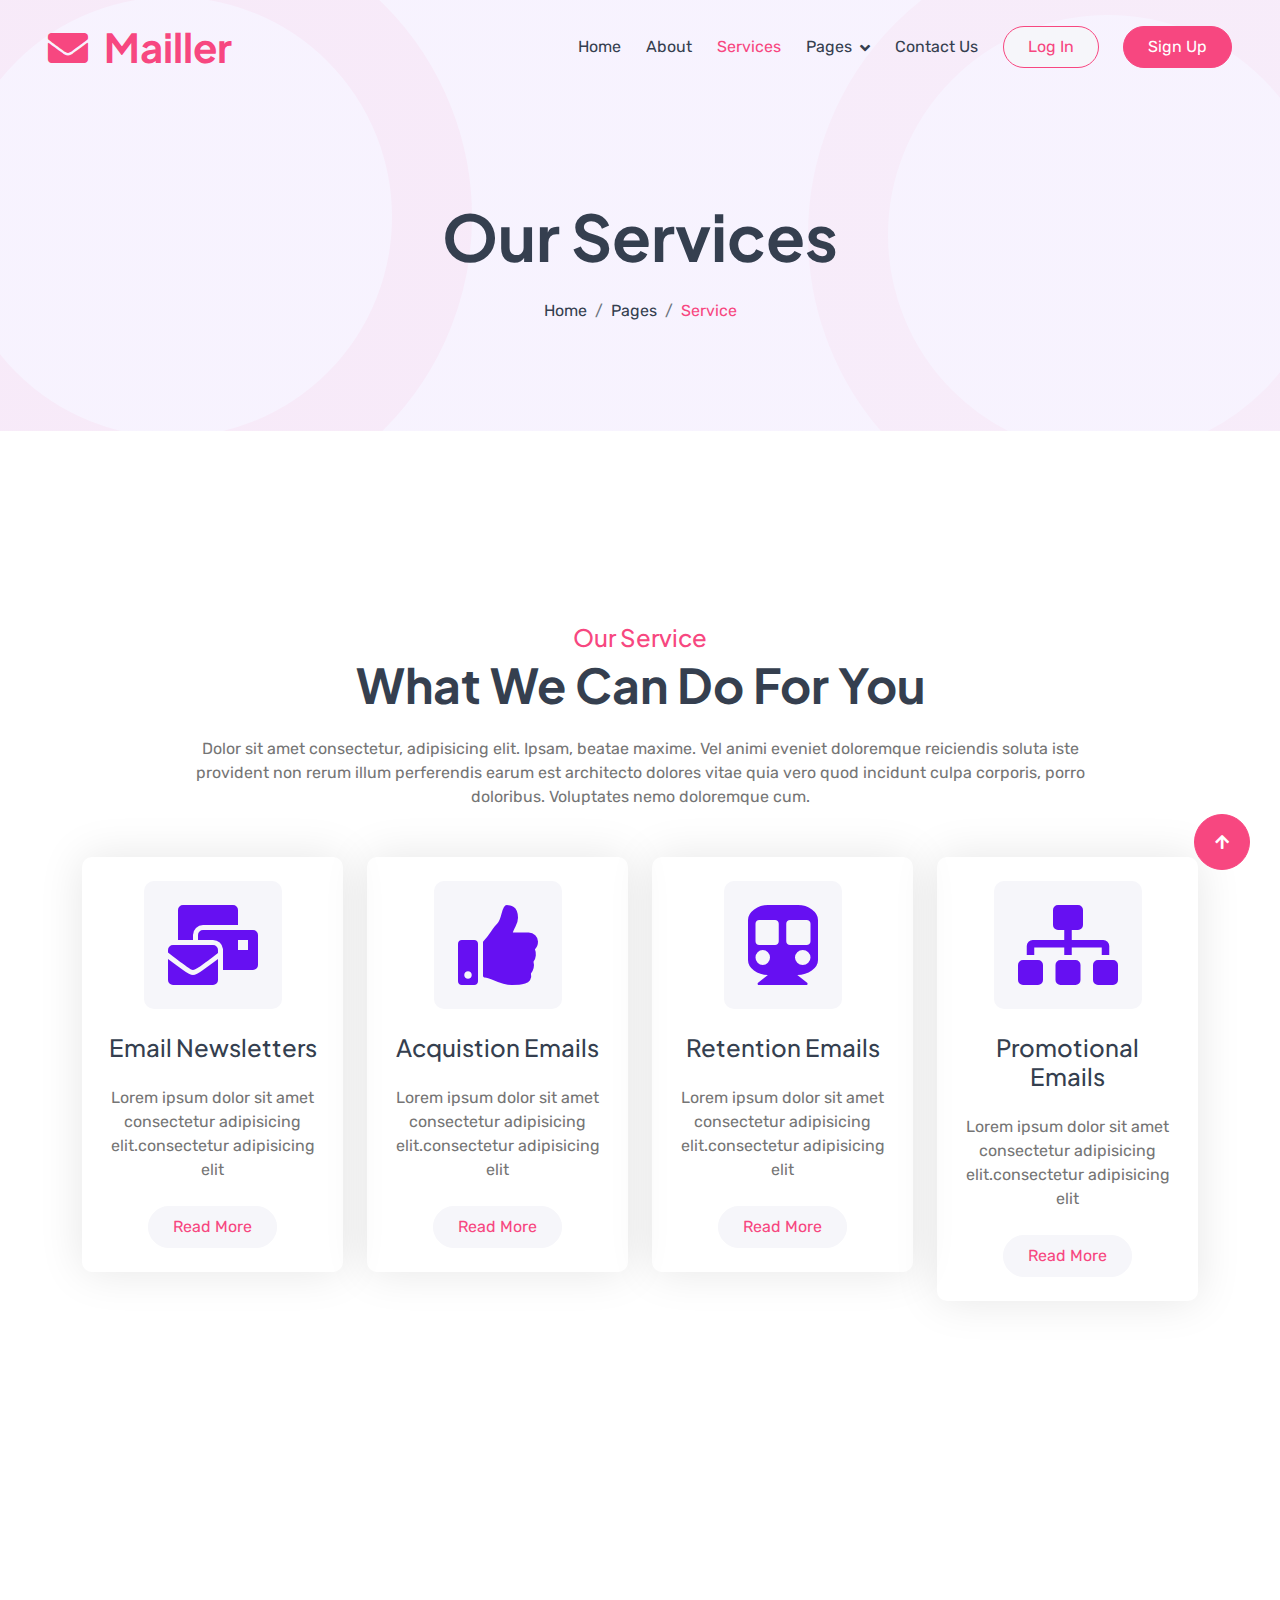
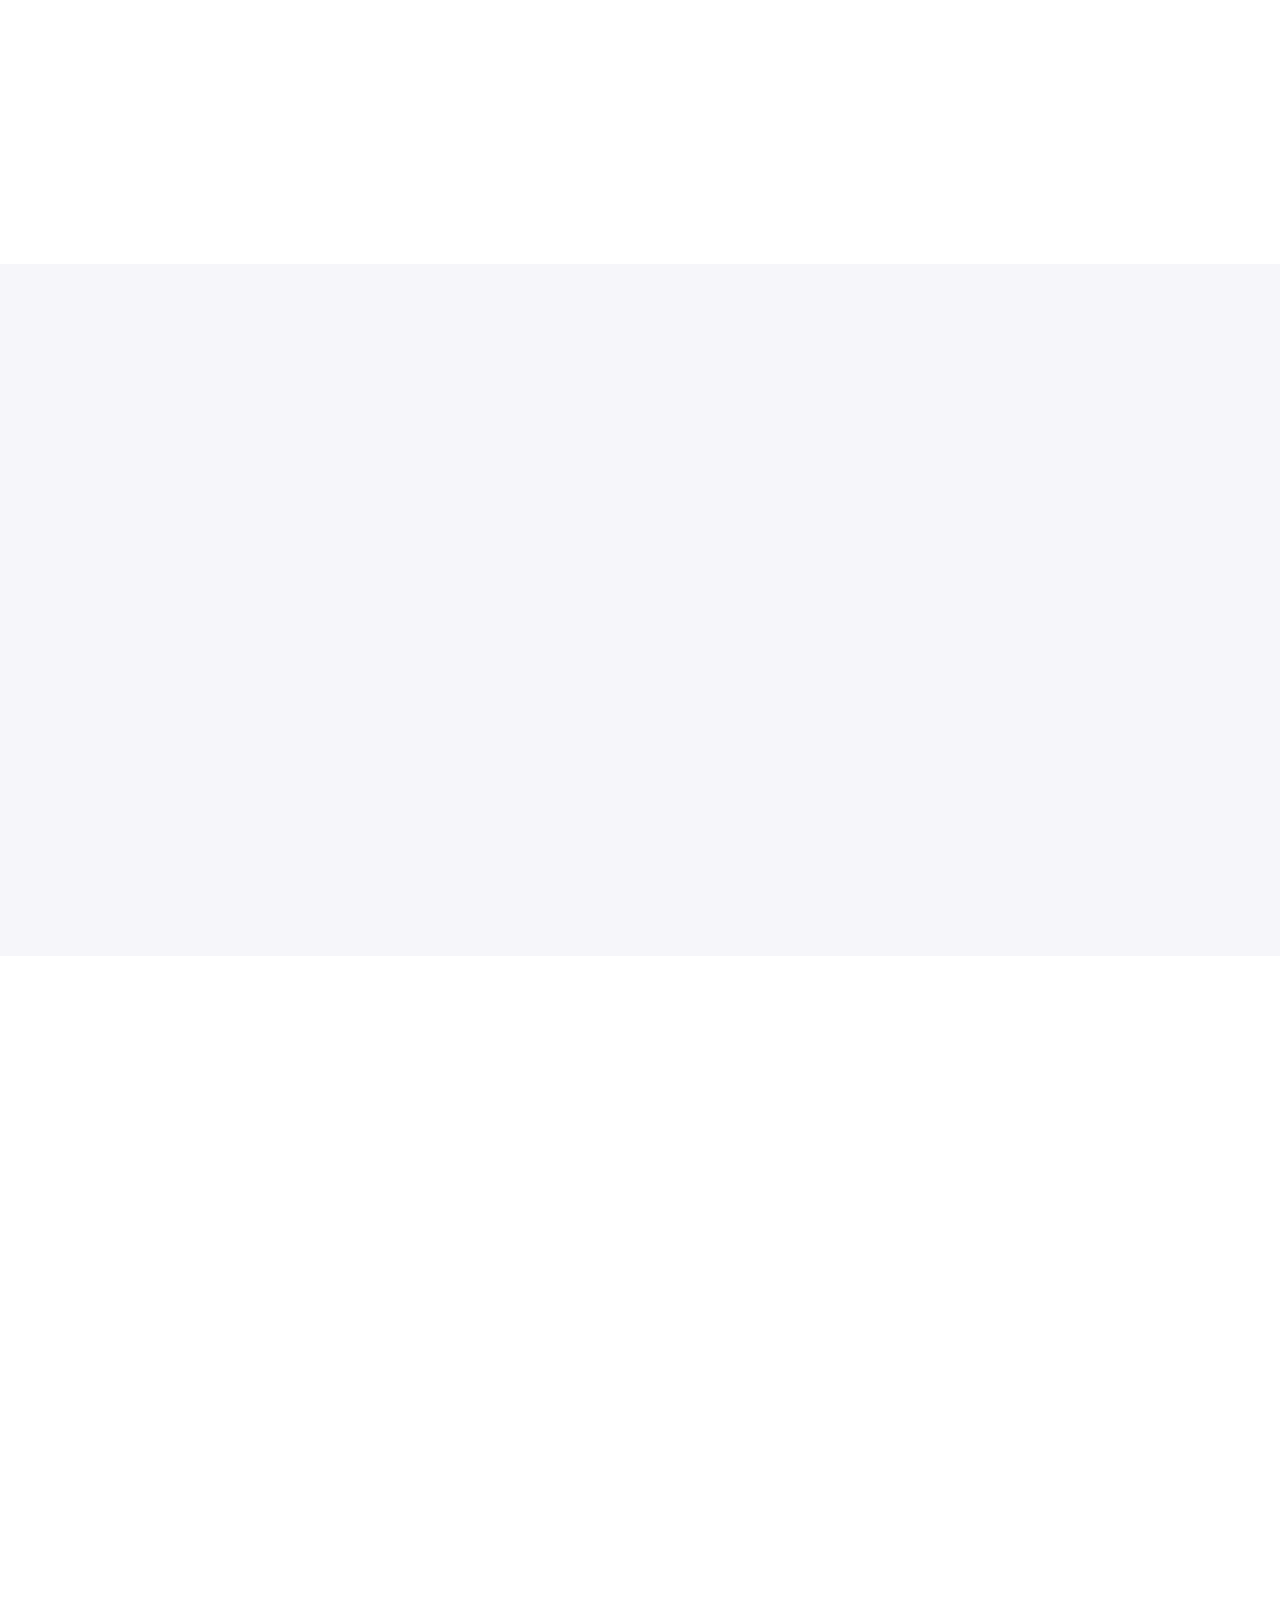
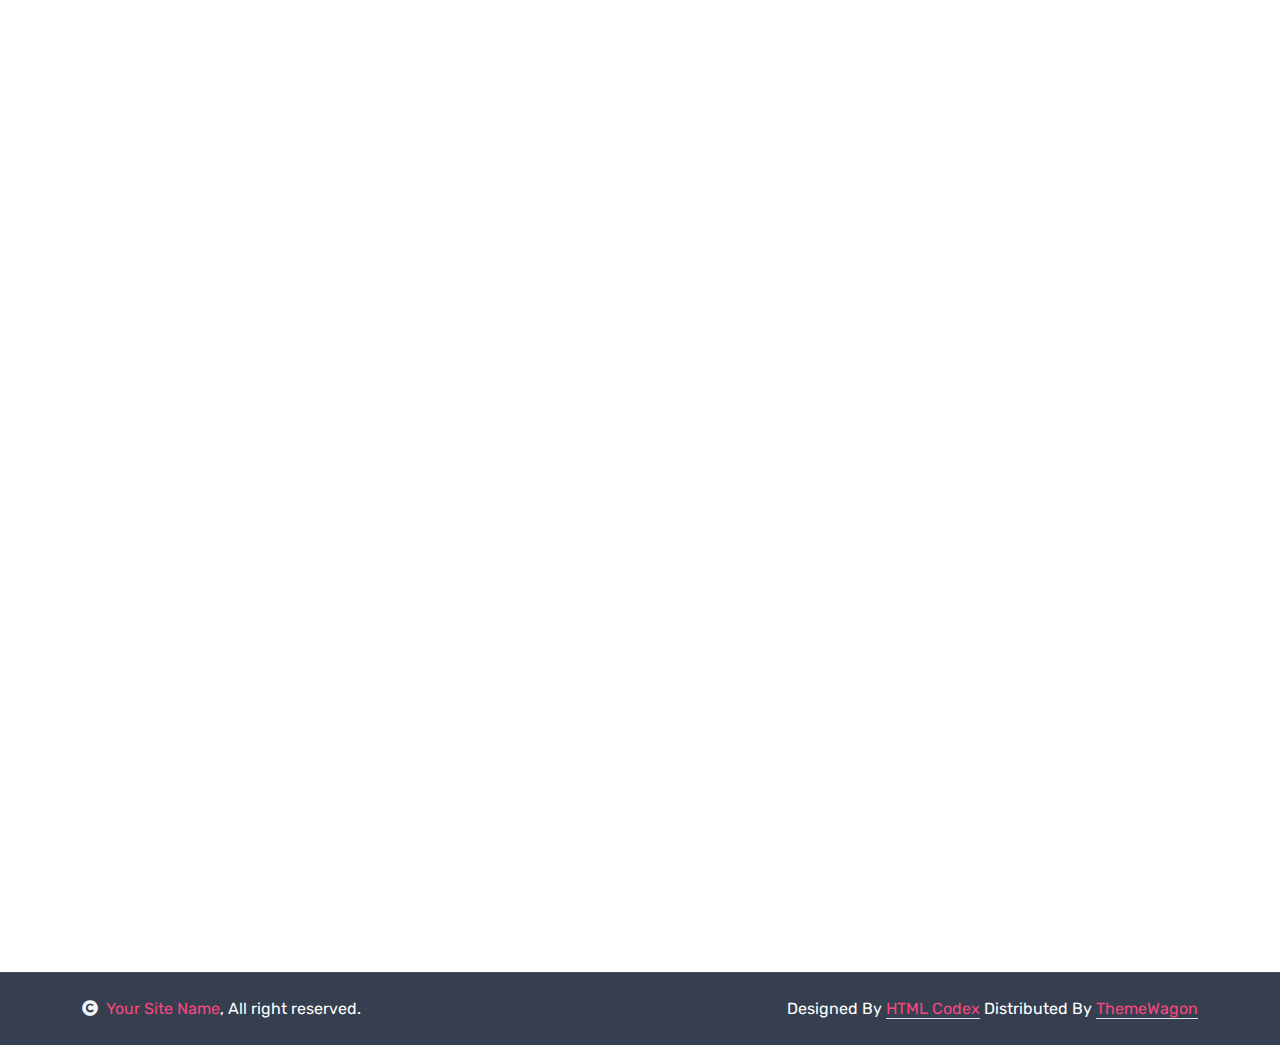
<file: Mailler-1.0.0/Mailler-1.0.0/service.html>
<!DOCTYPE html>
<html lang="en">

    <head>
        <meta charset="utf-8">
        <title>Mailler - SaaS Website Template</title>
        <meta content="width=device-width, initial-scale=1.0" name="viewport">
        <meta content="" name="keywords">
        <meta content="" name="description">

        <!-- Google Web Fonts -->
        <link rel="preconnect" href="https://fonts.googleapis.com">
        <link rel="preconnect" href="https://fonts.gstatic.com" crossorigin>
        <link href="https://fonts.googleapis.com/css2?family=Plus+Jakarta+Sans:wght@500;600;700&family=Rubik:wght@400;500&display=swap" rel="stylesheet"> 

        <!-- Icon Font Stylesheet -->
        <link rel="stylesheet" href="https://use.fontawesome.com/releases/v5.15.4/css/all.css"/>
        <link href="https://cdn.jsdelivr.net/npm/bootstrap-icons@1.4.1/font/bootstrap-icons.css" rel="stylesheet">

        <!-- Libraries Stylesheet -->
        <link href="lib/animate/animate.min.css" rel="stylesheet">
        <link href="lib/owlcarousel/assets/owl.carousel.min.css" rel="stylesheet">
        <link href="lib/lightbox/css/lightbox.min.css" rel="stylesheet">


        <!-- Customized Bootstrap Stylesheet -->
        <link href="css/bootstrap.min.css" rel="stylesheet">

        <!-- Template Stylesheet -->
        <link href="css/style.css" rel="stylesheet">
    </head>

    <body>

        <!-- Spinner Start -->
        <div id="spinner" class="show bg-white position-fixed translate-middle w-100 vh-100 top-50 start-50 d-flex align-items-center justify-content-center">
            <div class="spinner-border text-primary" style="width: 3rem; height: 3rem;" role="status">
                <span class="sr-only">Loading...</span>
            </div>
        </div>
        <!-- Spinner End -->


        <!-- Navbar & Hero Start -->
        <div class="container-fluid p-0">
            <nav class="navbar navbar-expand-lg navbar-light bg-transparent px-4 px-lg-5 py-3 py-lg-0">
                <a href="index.html" class="navbar-brand p-0">
                    <h1 class="display-6 text-primary m-0"><i class="fas fa-envelope me-3"></i>Mailler</h1>
                    <!-- <img src="img/logo.png" alt="Logo"> -->
                </a>
                <button class="navbar-toggler" type="button" data-bs-toggle="collapse" data-bs-target="#navbarCollapse">
                    <span class="fa fa-bars"></span>
                </button>
                <div class="collapse navbar-collapse" id="navbarCollapse">
                    <div class="navbar-nav ms-auto py-0">
                        <a href="index.html" class="nav-item nav-link">Home</a>
                        <a href="about.html" class="nav-item nav-link">About</a>
                        <a href="service.html" class="nav-item nav-link active">Services</a>
                        <div class="nav-item dropdown">
                            <a href="#" class="nav-link dropdown-toggle" data-bs-toggle="dropdown">Pages</a>
                            <div class="dropdown-menu m-0">
                                <a href="feature.html" class="dropdown-item">Features</a>
                                <a href="pricing.html" class="dropdown-item">Pricing</a>
                                <a href="blog.html" class="dropdown-item">Blog</a>
                                <a href="testimonial.html" class="dropdown-item">Testimonial</a>
                                <a href="404.html" class="dropdown-item">404 Page</a>
                            </div>
                        </div>
                        <a href="contact.html" class="nav-item nav-link">Contact Us</a>
                    </div>
                    <a href="#" class="btn btn-light border border-primary rounded-pill text-primary py-2 px-4 me-4">Log In</a>
                    <a href="#" class="btn btn-primary rounded-pill text-white py-2 px-4">Sign Up</a>
                </div>
            </nav>
        </div>
        <!-- Navbar & Hero End -->


         <!-- Header Start -->
         <div class="container-fluid bg-breadcrumb">
            <ul class="breadcrumb-animation">
                <li></li>
                <li></li>
                <li></li>
                <li></li>
                <li></li>
                <li></li>
                <li></li>
                <li></li>
                <li></li>
                <li></li>
            </ul>
            <div class="container text-center py-5" style="max-width: 900px;">
                <h3 class="display-3 mb-4 wow fadeInDown" data-wow-delay="0.1s">Our Services</h1>
                <ol class="breadcrumb justify-content-center mb-0 wow fadeInDown" data-wow-delay="0.3s">
                    <li class="breadcrumb-item"><a href="index.html">Home</a></li>
                    <li class="breadcrumb-item"><a href="#">Pages</a></li>
                    <li class="breadcrumb-item active text-primary">Service</li>
                </ol>    
            </div>
        </div>
        <!-- Header End -->


        <!-- Service Start -->
        <div class="container-fluid service py-5">
            <div class="container py-5">
                <div class="text-center mx-auto mb-5 wow fadeInUp" data-wow-delay="0.1s" style="max-width: 900px;">
                    <h4 class="mb-1 text-primary">Our Service</h4>
                    <h1 class="display-5 mb-4">What We Can Do For You</h1>
                    <p class="mb-0">Dolor sit amet consectetur, adipisicing elit. Ipsam, beatae maxime. Vel animi eveniet doloremque reiciendis soluta iste provident non rerum illum perferendis earum est architecto dolores vitae quia vero quod incidunt culpa corporis, porro doloribus. Voluptates nemo doloremque cum.
                    </p>
                </div>
                <div class="row g-4 justify-content-center">
                    <div class="col-md-6 col-lg-4 col-xl-3 wow fadeInUp" data-wow-delay="0.1s">
                        <div class="service-item text-center rounded p-4">
                            <div class="service-icon d-inline-block bg-light rounded p-4 mb-4"><i class="fas fa-mail-bulk fa-5x text-secondary"></i></div>
                            <div class="service-content">
                                <h4 class="mb-4">Email Newsletters</h4>
                                <p class="mb-4">Lorem ipsum dolor sit amet consectetur adipisicing elit.consectetur adipisicing elit
                                </p>
                                <a href="#" class="btn btn-light rounded-pill text-primary py-2 px-4">Read More</a>
                            </div>
                        </div>
                    </div>
                    <div class="col-md-6 col-lg-4 col-xl-3 wow fadeInUp" data-wow-delay="0.3s">
                        <div class="service-item text-center rounded p-4">
                            <div class="service-icon d-inline-block bg-light rounded p-4 mb-4"><i class="fas fa-thumbs-up fa-5x text-secondary"></i></div>
                            <div class="service-content">
                                <h4 class="mb-4">Acquistion Emails </h4>
                                <p class="mb-4">Lorem ipsum dolor sit amet consectetur adipisicing elit.consectetur adipisicing elit
                                </p>
                                <a href="#" class="btn btn-light rounded-pill text-primary py-2 px-4">Read More</a>
                            </div>
                        </div>
                    </div>
                    <div class="col-md-6 col-lg-4 col-xl-3 wow fadeInUp" data-wow-delay="0.5s">
                        <div class="service-item text-center rounded p-4">
                            <div class="service-icon d-inline-block bg-light rounded p-4 mb-4"><i class="fa fa-subway fa-5x text-secondary"></i></div>
                            <div class="service-content">
                                <h4 class="mb-4">Retention Emails</h4>
                                <p class="mb-4">Lorem ipsum dolor sit amet consectetur adipisicing elit.consectetur adipisicing elit
                                </p>
                                <a href="#" class="btn btn-light rounded-pill text-primary py-2 px-4">Read More</a>
                            </div>
                        </div>
                    </div>
                    <div class="col-md-6 col-lg-4 col-xl-3 wow fadeInUp" data-wow-delay="0.7s">
                        <div class="service-item text-center rounded p-4">
                            <div class="service-icon d-inline-block bg-light rounded p-4 mb-4"><i class="fas fa-sitemap fa-5x text-secondary"></i></div>
                            <div class="service-content">
                                <h4 class="mb-4">Promotional Emails</h4>
                                <p class="mb-4">Lorem ipsum dolor sit amet consectetur adipisicing elit.consectetur adipisicing elit
                                </p>
                                <a href="#" class="btn btn-light rounded-pill text-primary py-2 px-4">Read More</a>
                            </div>
                        </div>
                    </div>
                    <div class="col-md-6 col-lg-4 col-xl-3 wow fadeInUp" data-wow-delay="0.1s">
                        <div class="service-item text-center rounded p-4">
                            <div class="service-icon d-inline-block bg-light rounded p-4 mb-4"><i class="fas fa-mail-bulk fa-5x text-secondary"></i></div>
                            <div class="service-content">
                                <h4 class="mb-4">Email Newsletters</h4>
                                <p class="mb-4">Lorem ipsum dolor sit amet consectetur adipisicing elit.consectetur adipisicing elit
                                </p>
                                <a href="#" class="btn btn-light rounded-pill text-primary py-2 px-4">Read More</a>
                            </div>
                        </div>
                    </div>
                    <div class="col-md-6 col-lg-4 col-xl-3 wow fadeInUp" data-wow-delay="0.3s">
                        <div class="service-item text-center rounded p-4">
                            <div class="service-icon d-inline-block bg-light rounded p-4 mb-4"><i class="fas fa-thumbs-up fa-5x text-secondary"></i></div>
                            <div class="service-content">
                                <h4 class="mb-4">Acquistion Emails </h4>
                                <p class="mb-4">Lorem ipsum dolor sit amet consectetur adipisicing elit.consectetur adipisicing elit
                                </p>
                                <a href="#" class="btn btn-light rounded-pill text-primary py-2 px-4">Read More</a>
                            </div>
                        </div>
                    </div>
                    <div class="col-md-6 col-lg-4 col-xl-3 wow fadeInUp" data-wow-delay="0.5s">
                        <div class="service-item text-center rounded p-4">
                            <div class="service-icon d-inline-block bg-light rounded p-4 mb-4"><i class="fa fa-subway fa-5x text-secondary"></i></div>
                            <div class="service-content">
                                <h4 class="mb-4">Retention Emails</h4>
                                <p class="mb-4">Lorem ipsum dolor sit amet consectetur adipisicing elit.consectetur adipisicing elit
                                </p>
                                <a href="#" class="btn btn-light rounded-pill text-primary py-2 px-4">Read More</a>
                            </div>
                        </div>
                    </div>
                    <div class="col-md-6 col-lg-4 col-xl-3 wow fadeInUp" data-wow-delay="0.7s">
                        <div class="service-item text-center rounded p-4">
                            <div class="service-icon d-inline-block bg-light rounded p-4 mb-4"><i class="fas fa-sitemap fa-5x text-secondary"></i></div>
                            <div class="service-content">
                                <h4 class="mb-4">Promotional Emails</h4>
                                <p class="mb-4">Lorem ipsum dolor sit amet consectetur adipisicing elit.consectetur adipisicing elit
                                </p>
                                <a href="#" class="btn btn-light rounded-pill text-primary py-2 px-4">Read More</a>
                            </div>
                        </div>
                    </div>
                </div>
            </div>
        </div>
        <!-- Service End -->


        <!-- FAQ Start -->
        <div class="container-fluid FAQ bg-light overflow-hidden py-5">
            <div class="container py-5">
                <div class="row g-5 align-items-center">
                    <div class="col-lg-6 wow fadeInLeft" data-wow-delay="0.1s">
                       <div class="accordion" id="accordionExample">
                            <div class="accordion-item border-0 mb-4">
                                <h2 class="accordion-header" id="headingOne">
                                    <button class="accordion-button rounded-top" type="button" data-bs-toggle="collapse" data-bs-target="#collapseOne" aria-expanded="true" aria-controls="collapseTOne">
                                        Why did you choose Our Email Services?
                                    </button>
                                </h2>
                                <div id="collapseOne" class="accordion-collapse collapse show" aria-labelledby="headingOne" data-bs-parent="#accordionExample">
                                    <div class="accordion-body my-2">
                                        <h5>Dolor sit amet consectetur adipisicing elit.</h5>
                                        <p>Lorem ipsum dolor sit amet consectetur adipisicing elit. Ad nemo impedit, sapiente quis illo quia nulla atque maxime fuga minima ipsa quae cum consequatur, sit, delectus exercitationem odit officiis maiores! Neque, quidem corrupti modi architecto eos saepe incidunt dignissimos rerum.</p>
                                        <p>Lorem ipsum dolor sit amet consectetur adipisicing elit. Dicta distinctio hic fuga odio excepturi ducimus sequi at. Doloribus, non aspernatur.</p>
                                    </div>
                                </div>
                            </div>
                            <div class="accordion-item border-0 mb-4">
                                <h2 class="accordion-header" id="headingTwo">
                                    <button class="accordion-button collapsed rounded-top" type="button" data-bs-toggle="collapse" data-bs-target="#collapseTwo" aria-expanded="false" aria-controls="collapseTwo">
                                        Are there any hidden charges? 
                                    </button>
                                </h2>
                                <div id="collapseTwo" class="accordion-collapse collapse" aria-labelledby="headingTwo" data-bs-parent="#accordionExample">
                                    <div class="accordion-body my-2">
                                        <h5>Dolor sit amet consectetur adipisicing elit.</h5>
                                        <p>Lorem ipsum dolor sit amet consectetur adipisicing elit. Ad nemo impedit, sapiente quis illo quia nulla atque maxime fuga minima ipsa quae cum consequatur, sit, delectus exercitationem odit officiis maiores! Neque, quidem corrupti modi architecto eos saepe incidunt dignissimos rerum.</p>
                                        <p>Lorem ipsum dolor sit amet consectetur adipisicing elit. Dicta distinctio hic fuga odio excepturi ducimus sequi at. Doloribus, non aspernatur.</p>
                                    </div>
                                </div>
                            </div>
                            <div class="accordion-item border-0">
                                <h2 class="accordion-header" id="headingThree">
                                    <button class="accordion-button collapsed rounded-top" type="button" data-bs-toggle="collapse" data-bs-target="#collapseThree" aria-expanded="false" aria-controls="collapseThree">
                                        What are the key challenges of email marketing?
                                    </button>
                                </h2>
                                <div id="collapseThree" class="accordion-collapse collapse" aria-labelledby="headingThree" data-bs-parent="#accordionExample">
                                    <div class="accordion-body my-2">
                                        <h5>Dolor sit amet consectetur adipisicing elit.</h5>
                                        <p>Lorem ipsum dolor sit amet consectetur adipisicing elit. Ad nemo impedit, sapiente quis illo quia nulla atque maxime fuga minima ipsa quae cum consequatur, sit, delectus exercitationem odit officiis maiores! Neque, quidem corrupti modi architecto eos saepe incidunt dignissimos rerum.</p>
                                        <p>Lorem ipsum dolor sit amet consectetur adipisicing elit. Dicta distinctio hic fuga odio excepturi ducimus sequi at. Doloribus, non aspernatur.</p>
                                    </div>
                                </div>
                            </div>
                       </div>
                    </div>
                    <div class="col-lg-6 wow fadeInRight" data-wow-delay="0.3s">
                        <div class="FAQ-img RotateMoveRight rounded">
                            <img src="img/about-1.png" class="img-fluid w-100" alt="">
                        </div>
                    </div>
                </div>
            </div>
        </div>
        <!-- FAQ End -->


        <!-- Pricing Start -->
        <div class="container-fluid price py-5">
            <div class="container py-5">
                <div class="text-center mx-auto mb-5 wow fadeInUp" data-wow-delay="0.1s" style="max-width: 900px;">
                    <h4 class="text-primary">Pricing Plan</h4>
                    <h1 class="display-5 mb-4">Not Sure Which Plan Is For You?</h1>
                    <p class="mb-0">Dolor sit amet consectetur, adipisicing elit. Ipsam, beatae maxime. Vel animi eveniet doloremque reiciendis soluta iste provident non rerum illum perferendis earum est architecto dolores vitae quia vero quod incidunt culpa corporis, porro doloribus. Voluptates nemo doloremque cum.
                    </p>
                </div>
                <div class="row g-5 justify-content-center">
                    <div class="col-md-6 col-lg-6 col-xl-4 wow fadeInUp" data-wow-delay="0.1s">
                        <div class="price-item bg-light rounded text-center">
                            <div class="text-center text-dark border-bottom d-flex flex-column justify-content-center p-4" style="width: 100%; height: 160px;">
                                <p class="fs-2 fw-bold text-uppercase mb-0">BASIC</p>
                                <div class="d-flex justify-content-center">
                                    <strong class="align-self-start">$</strong>
                                    <p class="mb-0"><span class="display-5">00</span>/mo</p>
                                </div>                        
                            </div>
                            <div class="text-start p-5">
                                <p><i class="fas fa-check text-success me-1"></i> Limited Acess Library</p>
                                <p><i class="fas fa-check text-success me-1"></i> Customer Support</p>
                                <p><i class="fas fa-check text-success me-1"></i> Pre-built Email Templates</p>
                                <p><i class="fas fa-check text-success me-1"></i> Reporting & Analytics</p>
                                <p><i class="fas fa-check text-success me-1"></i> Forms & Landing Pages</p>
                                <p><i class="fas fa-check text-success me-1"></i> A/B Testing</p>
                                <p><i class="fas fa-check text-success me-1"></i> Email Scheduling</p>
                                <p><i class="fas fa-check text-success me-1"></i> Automated Customer Journeys</p>
                                <p><i class="fas fa-times text-danger me-1"></i> Creative Assistant</p>
                                <p class="mb-4"><i class="fas fa-times text-danger me-1"></i> Role-based Access</p>
                                <button class="btn btn-light rounded-pill py-2 px-5" type="button">Get Started</button>
                            </div>
                        </div>
                    </div>
                    <div class="col-md-6 col-lg-6 col-xl-4 wow fadeInUp" data-wow-delay="0.3s">
                        <div class="price-item bg-light rounded text-center">
                            <div class="pice-item-offer">Popular</div>
                            <div class="text-center text-primary border-bottom d-flex flex-column justify-content-center p-4" style="width: 100%; height: 160px;">
                                <p class="fs-2 fw-bold text-uppercase mb-0">Standard</p>
                                <div class="d-flex justify-content-center">
                                    <strong class="align-self-start">$</strong>
                                    <p class="mb-0"><span class="display-5">23</span>/mo</p>
                                </div>                        
                            </div>
                            <div class="text-start p-5">
                                <p><i class="fas fa-check text-success me-1"></i> Limited Acess Library</p>
                                <p><i class="fas fa-check text-success me-1"></i> Customer Support</p>
                                <p><i class="fas fa-check text-success me-1"></i> Pre-built Email Templates</p>
                                <p><i class="fas fa-check text-success me-1"></i> Reporting & Analytics</p>
                                <p><i class="fas fa-check text-success me-1"></i> Forms & Landing Pages</p>
                                <p><i class="fas fa-check text-success me-1"></i> A/B Testing</p>
                                <p><i class="fas fa-check text-success me-1"></i> Email Scheduling</p>
                                <p><i class="fas fa-check text-success me-1"></i> Automated Customer Journeys</p>
                                <p><i class="fas fa-times text-danger me-1"></i> Creative Assistant</p>
                                <p class="mb-4"><i class="fas fa-times text-danger me-1"></i> Role-based Access</p>
                                <button class="btn btn-light rounded-pill py-2 px-5" type="button">Get Started</button>
                            </div>
                        </div>
                    </div>
                    <div class="col-md-6 col-lg-6 col-xl-4 wow fadeInUp" data-wow-delay="0.5s">
                        <div class="price-item bg-light rounded text-center">
                            <div class="text-center text-secondary border-bottom d-flex flex-column justify-content-center p-4" style="width: 100%; height: 160px;">
                                <p class="fs-2 fw-bold text-uppercase mb-0">Premium</p>
                                <div class="d-flex justify-content-center">
                                    <strong class="align-self-start">$</strong>
                                    <p class="mb-0"><span class="display-5">49</span>/mo</p>
                                </div>                        
                            </div>
                            <div class="text-start p-5">
                                <p><i class="fas fa-check text-success me-1"></i> Limited Acess Library</p>
                                <p><i class="fas fa-check text-success me-1"></i> Customer Support</p>
                                <p><i class="fas fa-check text-success me-1"></i> Pre-built Email Templates</p>
                                <p><i class="fas fa-check text-success me-1"></i> Reporting & Analytics</p>
                                <p><i class="fas fa-check text-success me-1"></i> Forms & Landing Pages</p>
                                <p><i class="fas fa-check text-success me-1"></i> A/B Testing</p>
                                <p><i class="fas fa-check text-success me-1"></i> Email Scheduling</p>
                                <p><i class="fas fa-check text-success me-1"></i> Automated Customer Journeys</p>
                                <p><i class="fas fa-times text-danger me-1"></i> Creative Assistant</p>
                                <p class="mb-4"><i class="fas fa-times text-danger me-1"></i> Role-based Access</p>
                                <button class="btn btn-light rounded-pill py-2 px-5" type="button">Get Started</button>
                            </div>
                        </div>
                    </div>
                </div>
            </div>
        </div>
        <!-- Pricing End -->


        <!-- Footer Start -->
        <div class="container-fluid footer py-5 wow fadeIn" data-wow-delay="0.2s">
            <div class="container py-5">
                <div class="row g-5">
                    <div class="col-md-6 col-lg-6 col-xl-3">
                        <div class="footer-item d-flex flex-column">
                            <h4 class="text-dark mb-4">Company</h4>
                            <a href=""> Why Mailler?</a>
                            <a href=""> Our Features</a>
                            <a href=""> Our Portfolio</a>
                            <a href=""> About Us</a>
                            <a href=""> Our Blog & News</a>
                            <a href=""> Get In Touch</a>
                        </div>
                    </div>
                    <div class="col-md-6 col-lg-6 col-xl-3">
                        <div class="footer-item d-flex flex-column">
                            <h4 class="mb-4 text-dark">Quick Links</h4>
                            <a href=""> About Us</a>
                            <a href=""> Contact Us</a>
                            <a href=""> Privacy Policy</a>
                            <a href=""> Terms & Conditions</a>
                            <a href=""> Our Blog & News</a>
                            <a href=""> Our Team</a>
                        </div>
                    </div>
                    <div class="col-md-6 col-lg-6 col-xl-3">
                        <div class="footer-item d-flex flex-column">
                            <h4 class="mb-4 text-dark">Services</h4>
                            <a href=""> All Services</a>
                            <a href=""> Promotional Emails</a>
                            <a href=""> Product Updates</a>
                            <a href=""> Email Marketing</a>
                            <a href=""> Acquistion Emails</a>
                            <a href=""> Retention Emails</a>
                        </div>
                    </div>
                    <div class="col-md-6 col-lg-6 col-xl-3">
                        <div class="footer-item d-flex flex-column">
                            <h4 class="mb-4 text-dark">Contact Info</h4>
                            <a href=""><i class="fa fa-map-marker-alt me-2"></i> 123 Street, New York, USA</a>
                            <a href=""><i class="fas fa-envelope me-2"></i> info@example.com</a>
                            <a href=""><i class="fas fa-phone me-2"></i> +012 345 67890</a>
                            <a href="" class="mb-3"><i class="fas fa-print me-2"></i> +012 345 67890</a>
                            <div class="d-flex align-items-center">
                                <i class="fas fa-share fa-2x text-secondary me-2"></i>
                                <a class="btn-square btn btn-primary rounded-circle mx-1" href=""><i class="fab fa-facebook-f"></i></a>
                                <a class="btn-square btn btn-primary rounded-circle mx-1" href=""><i class="fab fa-twitter"></i></a>
                                <a class="btn-square btn btn-primary rounded-circle mx-1" href=""><i class="fab fa-instagram"></i></a>
                                <a class="btn-square btn btn-primary rounded-circle mx-1" href=""><i class="fab fa-linkedin-in"></i></a>
                            </div>
                        </div>
                    </div>
                </div>
            </div>
        </div>
        <!-- Footer End -->

        
        <!-- Copyright Start -->
        <div class="container-fluid copyright py-4">
            <div class="container">
                <div class="row g-4 align-items-center">
                    <div class="col-md-6 text-center text-md-start mb-md-0">
                        <span class="text-white"><a href="#"><i class="fas fa-copyright text-light me-2"></i>Your Site Name</a>, All right reserved.</span>
                    </div>
                    <div class="col-md-6 text-center text-md-end text-white">
                        <!--/*** This template is free as long as you keep the below author’s credit link/attribution link/backlink. ***/-->
                        <!--/*** If you'd like to use the template without the below author’s credit link/attribution link/backlink, ***/-->
                        <!--/*** you can purchase the Credit Removal License from "https://htmlcodex.com/credit-removal". ***/-->
                        Designed By <a class="border-bottom" href="https://htmlcodex.com">HTML Codex</a> Distributed By <a class="border-bottom" href="https://themewagon.com">ThemeWagon</a>
                    </div>
                </div>
            </div>
        </div>
        <!-- Copyright End -->


        <!-- Back to Top -->
        <a href="#" class="btn btn-primary btn-lg-square back-to-top"><i class="fa fa-arrow-up"></i></a>   

        
    <!-- JavaScript Libraries -->
    <script src="https://ajax.googleapis.com/ajax/libs/jquery/3.6.4/jquery.min.js"></script>
    <script src="https://cdn.jsdelivr.net/npm/bootstrap@5.0.0/dist/js/bootstrap.bundle.min.js"></script>
    <script src="lib/wow/wow.min.js"></script>
    <script src="lib/easing/easing.min.js"></script>
    <script src="lib/waypoints/waypoints.min.js"></script>
    <script src="lib/counterup/counterup.min.js"></script>
    <script src="lib/owlcarousel/owl.carousel.min.js"></script>
    <script src="lib/lightbox/js/lightbox.min.js"></script>
    

    <!-- Template Javascript -->
    <script src="js/main.js"></script>
    </body>

</html>
</file>
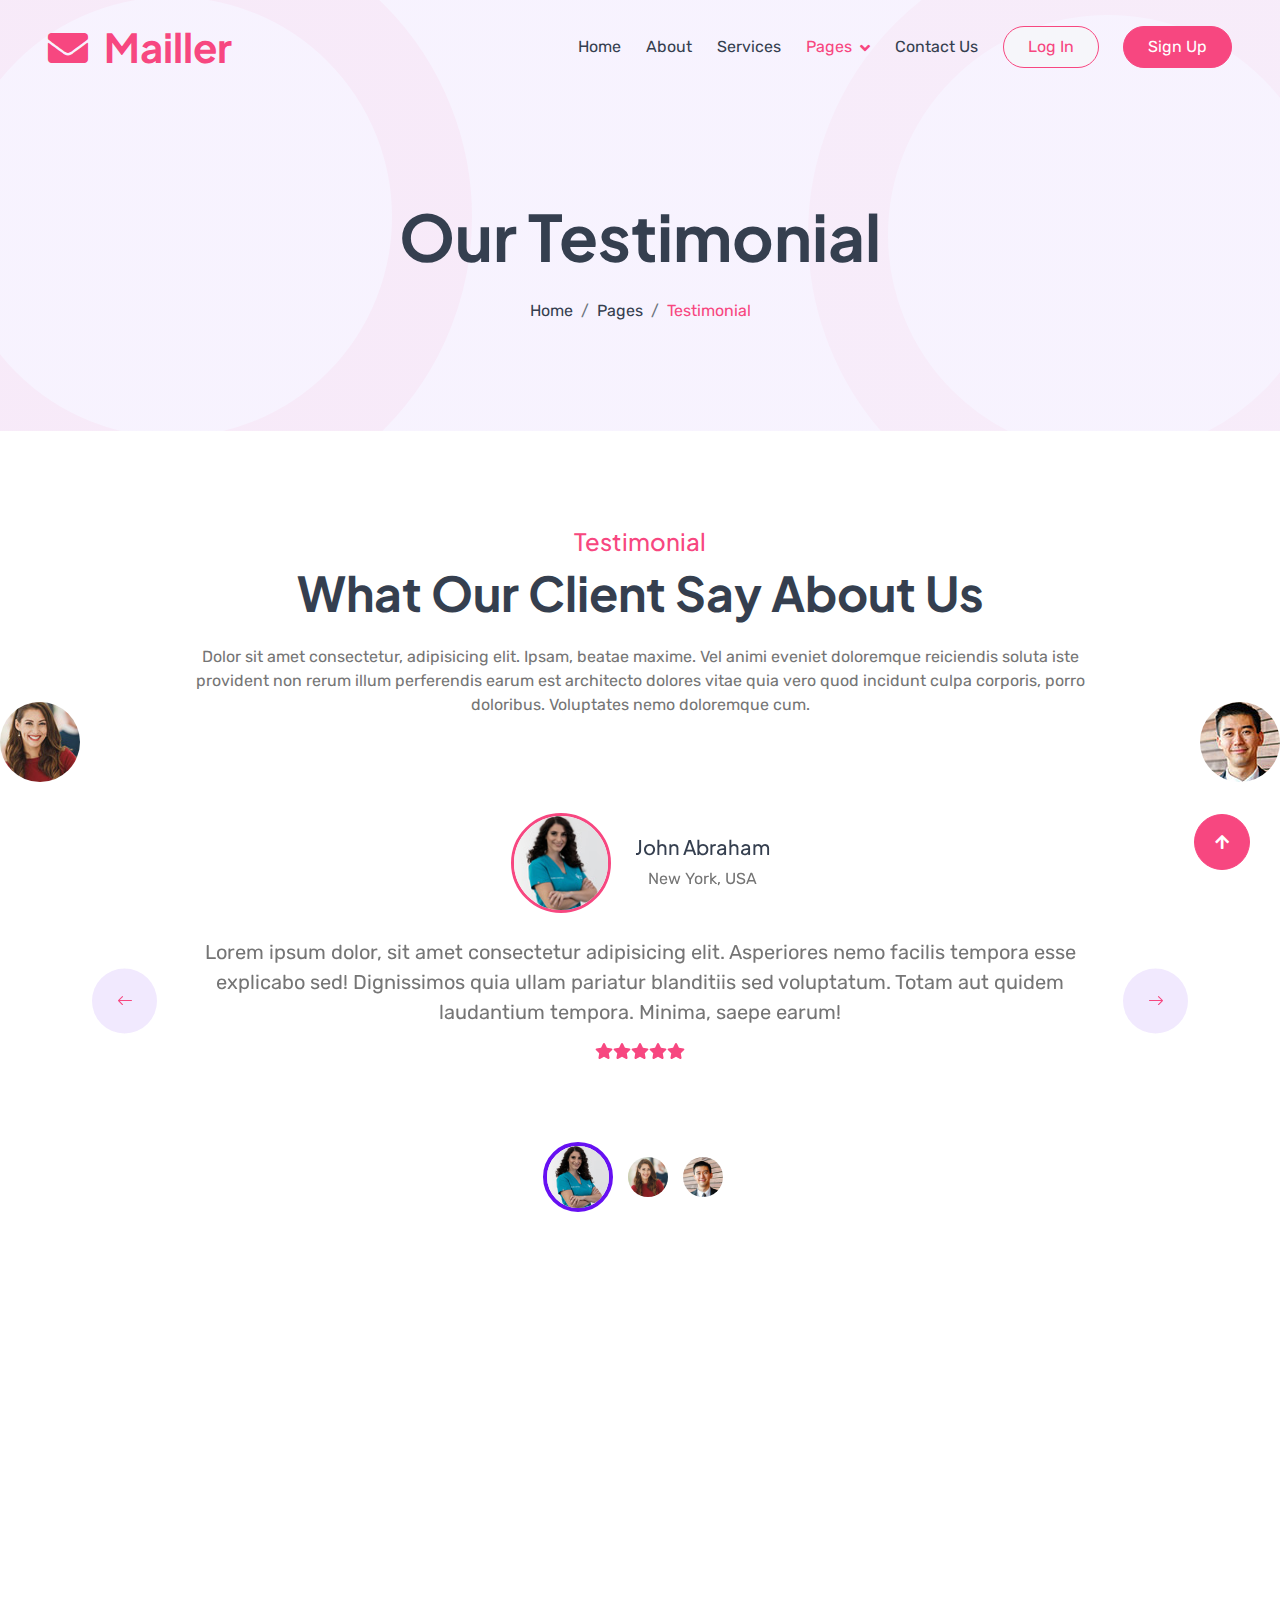
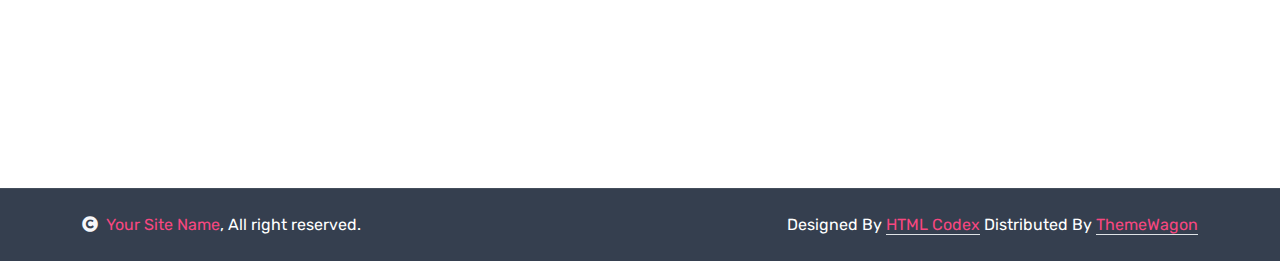
<file: Mailler-1.0.0/Mailler-1.0.0/testimonial.html>
<!DOCTYPE html>
<html lang="en">

    <head>
        <meta charset="utf-8">
        <title>Mailler - SaaS Website Template</title>
        <meta content="width=device-width, initial-scale=1.0" name="viewport">
        <meta content="" name="keywords">
        <meta content="" name="description">

        <!-- Google Web Fonts -->
        <link rel="preconnect" href="https://fonts.googleapis.com">
        <link rel="preconnect" href="https://fonts.gstatic.com" crossorigin>
        <link href="https://fonts.googleapis.com/css2?family=Plus+Jakarta+Sans:wght@500;600;700&family=Rubik:wght@400;500&display=swap" rel="stylesheet"> 

        <!-- Icon Font Stylesheet -->
        <link rel="stylesheet" href="https://use.fontawesome.com/releases/v5.15.4/css/all.css"/>
        <link href="https://cdn.jsdelivr.net/npm/bootstrap-icons@1.4.1/font/bootstrap-icons.css" rel="stylesheet">

        <!-- Libraries Stylesheet -->
        <link href="lib/animate/animate.min.css" rel="stylesheet">
        <link href="lib/owlcarousel/assets/owl.carousel.min.css" rel="stylesheet">
        <link href="lib/lightbox/css/lightbox.min.css" rel="stylesheet">


        <!-- Customized Bootstrap Stylesheet -->
        <link href="css/bootstrap.min.css" rel="stylesheet">

        <!-- Template Stylesheet -->
        <link href="css/style.css" rel="stylesheet">
    </head>

    <body>

        <!-- Spinner Start -->
        <div id="spinner" class="show bg-white position-fixed translate-middle w-100 vh-100 top-50 start-50 d-flex align-items-center justify-content-center">
            <div class="spinner-border text-primary" style="width: 3rem; height: 3rem;" role="status">
                <span class="sr-only">Loading...</span>
            </div>
        </div>
        <!-- Spinner End -->


        <!-- Navbar & Hero Start -->
        <div class="container-fluid p-0">
            <nav class="navbar navbar-expand-lg navbar-light bg-transparent px-4 px-lg-5 py-3 py-lg-0">
                <a href="index.html" class="navbar-brand p-0">
                    <h1 class="display-6 text-primary m-0"><i class="fas fa-envelope me-3"></i>Mailler</h1>
                    <!-- <img src="img/logo.png" alt="Logo"> -->
                </a>
                <button class="navbar-toggler" type="button" data-bs-toggle="collapse" data-bs-target="#navbarCollapse">
                    <span class="fa fa-bars"></span>
                </button>
                <div class="collapse navbar-collapse" id="navbarCollapse">
                    <div class="navbar-nav ms-auto py-0">
                        <a href="index.html" class="nav-item nav-link">Home</a>
                        <a href="about.html" class="nav-item nav-link">About</a>
                        <a href="service.html" class="nav-item nav-link">Services</a>
                        <div class="nav-item dropdown">
                            <a href="#" class="nav-link dropdown-toggle active" data-bs-toggle="dropdown">Pages</a>
                            <div class="dropdown-menu m-0">
                                <a href="feature.html" class="dropdown-item">Features</a>
                                <a href="pricing.html" class="dropdown-item">Pricing</a>
                                <a href="blog.html" class="dropdown-item">Blog</a>
                                <a href="testimonial.html" class="dropdown-item active">Testimonial</a>
                                <a href="404.html" class="dropdown-item">404 Page</a>
                            </div>
                        </div>
                        <a href="contact.html" class="nav-item nav-link">Contact Us</a>
                    </div>
                    <a href="#" class="btn btn-light border border-primary rounded-pill text-primary py-2 px-4 me-4">Log In</a>
                    <a href="#" class="btn btn-primary rounded-pill text-white py-2 px-4">Sign Up</a>
                </div>
            </nav>
        </div>
        <!-- Navbar & Hero End -->


         <!-- Header Start -->
         <div class="container-fluid bg-breadcrumb mb-0">
            <ul class="breadcrumb-animation">
                <li></li>
                <li></li>
                <li></li>
                <li></li>
                <li></li>
                <li></li>
                <li></li>
                <li></li>
                <li></li>
                <li></li>
            </ul>
            <div class="container text-center py-5" style="max-width: 900px;">
                <h3 class="display-3 mb-4 wow fadeInDown" data-wow-delay="0.1s">Our Testimonial</h1>
                <ol class="breadcrumb justify-content-center mb-0 wow fadeInDown" data-wow-delay="0.3s">
                    <li class="breadcrumb-item"><a href="index.html">Home</a></li>
                    <li class="breadcrumb-item"><a href="#">Pages</a></li>
                    <li class="breadcrumb-item active text-primary">Testimonial</li>
                </ol>    
            </div>
        </div>
        <!-- Header End -->


        <!-- Testimonial Start -->
        <div class="container-fluid testimonial py-5 bg-white">
            <div class="container py-5">
                <div class="text-center mx-auto mb-5 wow fadeInUp" data-wow-delay="0.1s" style="max-width: 900px;">
                    <h4 class="text-primary">Testimonial</h4>
                    <h1 class="display-5 mb-4">What Our Client Say About Us</h1>
                    <p class="mb-0">Dolor sit amet consectetur, adipisicing elit. Ipsam, beatae maxime. Vel animi eveniet doloremque reiciendis soluta iste provident non rerum illum perferendis earum est architecto dolores vitae quia vero quod incidunt culpa corporis, porro doloribus. Voluptates nemo doloremque cum.
                    </p>
                </div>
                <div class="testimonial-carousel owl-carousel wow zoomInDown" data-wow-delay="0.2s">
                    <div class="testimonial-item" data-dot="<img class='img-fluid' src='img/testimonial-img-1.jpg' alt=''>">
                        <div class="testimonial-inner text-center p-5">
                            <div class="d-flex align-items-center justify-content-center mb-4">
                                <div class="testimonial-inner-img border border-primary border-3 me-4" style="width: 100px; height: 100px; border-radius: 50%;">
                                    <img src="img/testimonial-img-1.jpg" class="img-fluid rounded-circle" alt="">
                                </div>
                                <div>
                                    <h5 class="mb-2">John Abraham</h5>
                                    <p class="mb-0">New York, USA</p>
                                </div>
                            </div>
                            <p class="fs-7">Lorem ipsum dolor, sit amet consectetur adipisicing elit. Asperiores nemo facilis tempora esse explicabo sed! Dignissimos quia ullam pariatur blanditiis sed voluptatum. Totam aut quidem laudantium tempora. Minima, saepe earum!
                            </p>
                            <div class="text-center">
                                <div class="d-flex justify-content-center">
                                    <i class="fas fa-star text-primary"></i>
                                    <i class="fas fa-star text-primary"></i>
                                    <i class="fas fa-star text-primary"></i>
                                    <i class="fas fa-star text-primary"></i>
                                    <i class="fas fa-star text-primary"></i>
                                </div>
                            </div>
                        </div>
                    </div>
                    <div class="testimonial-item" data-dot="<img class='img-fluid' src='img/testimonial-img-2.jpg' alt=''>">
                        <div class="testimonial-inner text-center p-5">
                            <div class="d-flex align-items-center justify-content-center mb-4">
                                <div class="testimonial-inner-img border border-primary border-3 me-4" style="width: 100px; height: 100px; border-radius: 50%;">
                                    <img src="img/testimonial-img-2.jpg" class="img-fluid rounded-circle" alt="">
                                </div>
                                <div>
                                    <h5 class="mb-2">John Abraham</h5>
                                    <p class="mb-0">New York, USA</p>
                                </div>
                            </div>
                            <p class="fs-7">Lorem ipsum dolor, sit amet consectetur adipisicing elit. Asperiores nemo facilis tempora esse explicabo sed! Dignissimos quia ullam pariatur blanditiis sed voluptatum. Totam aut quidem laudantium tempora. Minima, saepe earum!
                            </p>
                            <div class="text-center">
                                <div class="d-flex justify-content-center">
                                    <i class="fas fa-star text-primary"></i>
                                    <i class="fas fa-star text-primary"></i>
                                    <i class="fas fa-star text-primary"></i>
                                    <i class="fas fa-star text-primary"></i>
                                    <i class="fas fa-star text-primary"></i>
                                </div>
                            </div>
                        </div>
                    </div>
                    <div class="testimonial-item" data-dot="<img class='img-fluid' src='img/testimonial-img-3.jpg' alt=''>">
                        <div class="testimonial-inner text-center p-5">
                            <div class="d-flex align-items-center justify-content-center mb-4">
                                <div class="testimonial-inner-img border border-primary border-3 me-4" style="width: 100px; height: 100px; border-radius: 50%;">
                                    <img src="img/testimonial-img-3.jpg" class="img-fluid rounded-circle" alt="">
                                </div>
                                <div>
                                    <h5 class="mb-2">John Abraham</h5>
                                    <p class="mb-0">New York, USA</p>
                                </div>
                            </div>
                            <p class="fs-7">Lorem ipsum dolor, sit amet consectetur adipisicing elit. Asperiores nemo facilis tempora esse explicabo sed! Dignissimos quia ullam pariatur blanditiis sed voluptatum. Totam aut quidem laudantium tempora. Minima, saepe earum!
                            </p>
                            <div class="text-center">
                                <div class="d-flex justify-content-center">
                                    <i class="fas fa-star text-primary"></i>
                                    <i class="fas fa-star text-primary"></i>
                                    <i class="fas fa-star text-primary"></i>
                                    <i class="fas fa-star text-primary"></i>
                                    <i class="fas fa-star text-primary"></i>
                                </div>
                            </div>
                        </div>
                    </div>
                </div>
            </div>
        </div>
        <!-- Testimonial End -->


        <!-- Footer Start -->
        <div class="container-fluid footer py-5 wow fadeIn" data-wow-delay="0.2s">
            <div class="container py-5">
                <div class="row g-5">
                    <div class="col-md-6 col-lg-6 col-xl-3">
                        <div class="footer-item d-flex flex-column">
                            <h4 class="text-dark mb-4">Company</h4>
                            <a href=""> Why Mailler?</a>
                            <a href=""> Our Features</a>
                            <a href=""> Our Portfolio</a>
                            <a href=""> About Us</a>
                            <a href=""> Our Blog & News</a>
                            <a href=""> Get In Touch</a>
                        </div>
                    </div>
                    <div class="col-md-6 col-lg-6 col-xl-3">
                        <div class="footer-item d-flex flex-column">
                            <h4 class="mb-4 text-dark">Quick Links</h4>
                            <a href=""> About Us</a>
                            <a href=""> Contact Us</a>
                            <a href=""> Privacy Policy</a>
                            <a href=""> Terms & Conditions</a>
                            <a href=""> Our Blog & News</a>
                            <a href=""> Our Team</a>
                        </div>
                    </div>
                    <div class="col-md-6 col-lg-6 col-xl-3">
                        <div class="footer-item d-flex flex-column">
                            <h4 class="mb-4 text-dark">Services</h4>
                            <a href=""> All Services</a>
                            <a href=""> Promotional Emails</a>
                            <a href=""> Product Updates</a>
                            <a href=""> Email Marketing</a>
                            <a href=""> Acquistion Emails</a>
                            <a href=""> Retention Emails</a>
                        </div>
                    </div>
                    <div class="col-md-6 col-lg-6 col-xl-3">
                        <div class="footer-item d-flex flex-column">
                            <h4 class="mb-4 text-dark">Contact Info</h4>
                            <a href=""><i class="fa fa-map-marker-alt me-2"></i> 123 Street, New York, USA</a>
                            <a href=""><i class="fas fa-envelope me-2"></i> info@example.com</a>
                            <a href=""><i class="fas fa-phone me-2"></i> +012 345 67890</a>
                            <a href="" class="mb-3"><i class="fas fa-print me-2"></i> +012 345 67890</a>
                            <div class="d-flex align-items-center">
                                <i class="fas fa-share fa-2x text-secondary me-2"></i>
                                <a class="btn-square btn btn-primary rounded-circle mx-1" href=""><i class="fab fa-facebook-f"></i></a>
                                <a class="btn-square btn btn-primary rounded-circle mx-1" href=""><i class="fab fa-twitter"></i></a>
                                <a class="btn-square btn btn-primary rounded-circle mx-1" href=""><i class="fab fa-instagram"></i></a>
                                <a class="btn-square btn btn-primary rounded-circle mx-1" href=""><i class="fab fa-linkedin-in"></i></a>
                            </div>
                        </div>
                    </div>
                </div>
            </div>
        </div>
        <!-- Footer End -->

        
        <!-- Copyright Start -->
        <div class="container-fluid copyright py-4">
            <div class="container">
                <div class="row g-4 align-items-center">
                    <div class="col-md-6 text-center text-md-start mb-md-0">
                        <span class="text-white"><a href="#"><i class="fas fa-copyright text-light me-2"></i>Your Site Name</a>, All right reserved.</span>
                    </div>
                    <div class="col-md-6 text-center text-md-end text-white">
                        <!--/*** This template is free as long as you keep the below author’s credit link/attribution link/backlink. ***/-->
                        <!--/*** If you'd like to use the template without the below author’s credit link/attribution link/backlink, ***/-->
                        <!--/*** you can purchase the Credit Removal License from "https://htmlcodex.com/credit-removal". ***/-->
                        Designed By <a class="border-bottom" href="https://htmlcodex.com">HTML Codex</a> Distributed By <a class="border-bottom" href="https://themewagon.com">ThemeWagon</a>
                    </div>
                </div>
            </div>
        </div>
        <!-- Copyright End -->


        <!-- Back to Top -->
        <a href="#" class="btn btn-primary btn-lg-square back-to-top"><i class="fa fa-arrow-up"></i></a>   

        
    <!-- JavaScript Libraries -->
    <script src="https://ajax.googleapis.com/ajax/libs/jquery/3.6.4/jquery.min.js"></script>
    <script src="https://cdn.jsdelivr.net/npm/bootstrap@5.0.0/dist/js/bootstrap.bundle.min.js"></script>
    <script src="lib/wow/wow.min.js"></script>
    <script src="lib/easing/easing.min.js"></script>
    <script src="lib/waypoints/waypoints.min.js"></script>
    <script src="lib/counterup/counterup.min.js"></script>
    <script src="lib/owlcarousel/owl.carousel.min.js"></script>
    <script src="lib/lightbox/js/lightbox.min.js"></script>
    

    <!-- Template Javascript -->
    <script src="js/main.js"></script>
    </body>

</html>
</file>
<file: Mailler-1.0.0/Mailler-1.0.0/css/style.css>
/*** Spinner Start ***/
/*** Spinner ***/
#spinner {
    opacity: 0;
    visibility: hidden;
    transition: opacity .5s ease-out, visibility 0s linear .5s;
    z-index: 99999;
}

#spinner.show {
    transition: opacity .5s ease-out, visibility 0s linear 0s;
    visibility: visible;
    opacity: 1;
}
/*** Spinner End ***/

.back-to-top {
    position: fixed;
    right: 30px;
    bottom: 30px;
    display: flex;
    width: 45px;
    height: 45px;
    align-items: center;
    justify-content: center;
    transition: 0.5s;
    z-index: 99;
}

/*** Button Start ***/
.btn {
    font-weight: 600;
    transition: .5s;
}

.btn-square {
    width: 32px;
    height: 32px;
}

.btn-sm-square {
    width: 34px;
    height: 34px;
}

.btn-md-square {
    width: 44px;
    height: 44px;
}

.btn-lg-square {
    width: 56px;
    height: 56px;
}

.btn-square,
.btn-sm-square,
.btn-md-square,
.btn-lg-square {
    padding: 0;
    display: flex;
    align-items: center;
    justify-content: center;
    font-weight: normal;
    border-radius: 50%;
}

.btn.btn-primary {
    background: var(--bs-primary) !important;
    color: var(--bs-white) !important;
    font-weight: 400;
    transition: 0.5s;
}

.btn.btn-primary:hover {
    background: var(--bs-white) !important;
    color: var(--bs-primary) !important;
}

.btn.btn-light {
    background: var(--bs-light) !important;
    color: var(--bs-primary) !important;
    font-weight: 400;
    transition: 0.5s;
}

.btn.btn-light:hover {
    background: var(--bs-primary) !important;
    color: var(--bs-light) !important;
}


.RotateMoveLeft {
    position: relative;
    animation: RotateMoveLeft 10s linear infinite;
}

.RotateMoveRight {
    position: relative;
    animation: RotateMoveLeft 10s linear infinite;
}

@keyframes RotateMoveLeft {
    0%   {left: 0px;}
    50%   {left: 40px;}
    100%  {left: 0px;}
}

@keyframes RotateMoveRight {
    0%   {right: 0px;}
    50%   {right: 40px;}
    100%  {right: 0px;}
}


/*** Navbar ***/
.navbar-light .navbar-nav .nav-link {
    margin-right: 25px;
    padding: 35px 0;
    color: var(--bs-dark) !important;
    font-size: 16px;
    font-weight: 400;
    outline: none;
    transition: .5s;
}

.sticky-top.navbar-light .navbar-nav .nav-link {
    padding: 20px 0;
    color: var(--dark) !important;
}

.navbar-light .navbar-nav .nav-link:hover,
.navbar-light .navbar-nav .nav-link.active {
    color: var(--bs-primary) !important;
}

.navbar-light .navbar-brand img {
    max-height: 50px;
    transition: .5s;
}

.sticky-top.navbar-light .navbar-brand img {
    max-height: 45px;
}

.navbar .dropdown-toggle::after {
    border: none;
    content: "\f107";
    font-family: "Font Awesome 5 Free";
    font-weight: 600;
    vertical-align: middle;
    margin-left: 8px;
}

@media (min-width: 1200px) {
    .navbar .nav-item .dropdown-menu {
        display: block;
        visibility: hidden;
        top: 100%;
        transform: rotateX(-75deg);
        transform-origin: 0% 0%;
        border: 0;
        border-radius: 10px;
        transition: .5s;
        opacity: 0;
    }
}

.dropdown .dropdown-menu a:hover {
    background: var(--bs-primary);
    color: var(--bs-white);
}

.navbar .nav-item:hover .dropdown-menu {
    transform: rotateX(0deg);
    visibility: visible;
    background: var(--bs-light) !important;
    transition: .5s;
    opacity: 1;
}

.collapse.navbar-collapse {
    transition: 0.5s;
}

@media (max-width: 992px) {
    nav.bg-transparent {
        position: absolute;
        width: 100%;
        background: transparent !important;
    }

    .navbar.navbar-expand-lg button span {
        position: relative;
        z-index: 99;
    }

    .navbar {
        position: relative;
        background: var(--bs-light);
        z-index: 2;
    }

    .sticky-top.navbar-light {
        position: relative;
        background: var(--bs-white) !important;
        padding: 0 20px 20px 20px !important;
    }

    .sticky-top.navbar-light {
        background: transparent;
    }

    nav.navbar {
        padding: 0 30px 30px 0;
    }

    .navbar.navbar-expand-lg .navbar-toggler {
        padding: 10px 20px;
        border: 1px solid var(--bs-primary);
        color: var(--bs-primary);
    }

    .navbar-light .navbar-collapse {
        margin-top: 15px;
        border-top: 1px solid #DDDDDD;
    }

    .navbar-light .navbar-nav .nav-link,
    .sticky-top.navbar-light .navbar-nav .nav-link {
        padding: 10px 0;
        margin-left: 0;
        color: var(--bs-dark) !important;
    }


    .navbar-light .navbar-brand img {
        max-height: 45;
    }

    .hero-header {
        margin-top: -100px !important;
    }
}

@media (min-width: 992px) {
    .navbar-light {
        position: absolute;
        width: 100%;
        top: 0;
        left: 0;
        background: transparent !important;
        z-index: 999;
    }
    
    .sticky-top.navbar-light {
        position: fixed;
        background: var(--bs-light) !important;
    }
}
/*** Navbar End ***/

/*** Single Page Hero Header Start ***/
.bg-breadcrumb {
    position: relative;
    overflow: hidden;
    background: linear-gradient(rgba(102, 16, 242, 0.05), rgba(102, 16, 242, 0.05));
    background-position: center center;
    background-repeat: no-repeat;
    background-size: cover;
    padding: 150px 0 60px 0;
    margin-bottom: 6rem;
    transition: 0.5s;
}

.bg-breadcrumb::after {
    content: "";
    position: absolute;
    bottom: -20%;
    left: -10%;
    width: 600px;
    height: 600px;
    border-radius: 300px;
    border: 80px solid rgba(247, 71, 128, 0.05);
    background: transparent;
    animation: RotateMoveSingle 5s linear infinite;
    z-index: -1;
}

.bg-breadcrumb .breadcrumb {
    position: relative;
    z-index: 2;
}


@keyframes RotateMoveSingle {
    0% {
        -webkit-transform: rotateZ(0deg) rotate(0deg) translate3d(0, 1%, 0) rotateZ(0deg);
        transform: rotateZ(0deg) rotate(0deg) translate3d(0, 1%, 0) rotateZ(0deg);
    }
      100% {
        -webkit-transform: rotateZ(360deg) rotate(360deg) translate3d(0, 1%, 0) rotateZ(-360deg);
        transform: rotateZ(360deg) rotate(360deg) translate3d(0, 1%, 0) rotateZ(-360deg);
    }

    0% {bottom: 0px;}
    50%   {left: -10px;}
    75%   {bottom: 10%;}
    100%  {bottom: 0px;}
}

.bg-breadcrumb::before {
    content: "";
    position: absolute;
    top: -15%;
    right: -10%;
    width: 600px;
    height: 600px;
    border-radius: 300px;
    border: 80px solid rgba(247, 71, 128, 0.04);
    background: transparent;
    animation: RotateMoveSingle 5s linear infinite;
    z-index: -1;
}

@keyframes RotateMoveSingle {
    0% {
        -webkit-transform: rotateZ(0deg) rotate(0deg) translate3d(0, 1%, 0) rotateZ(0deg);
        transform: rotateZ(0deg) rotate(0deg) translate3d(0, 1%, 0) rotateZ(0deg);
    }
      100% {
        -webkit-transform: rotateZ(360deg) rotate(360deg) translate3d(0, 1%, 0) rotateZ(-360deg);
        transform: rotateZ(360deg) rotate(360deg) translate3d(0, 1%, 0) rotateZ(-360deg);
    }

    0% {top: 0px;}
    50%   {top: 10%;}
    100%  {top: 0px;}
}

@media (max-width: 992px) {
    .bg-breadcrumb {
        padding-top: 100px !important;
    }
}

.bg-breadcrumb .breadcrumb-item a {
    color: var(--bs-dark) !important;
}


.breadcrumb-animation {
    position: absolute;
    top: 0;
    left: 0;
    width: 100%;
    height: 100%;
    overflow: hidden;
}

.breadcrumb-animation li {
    position: absolute;
    display: block;
    list-style: none;
    width: 20px;
    height: 20px;
    background: rgba(102, 16, 242, 0.07);
    animation: animate 25s linear infinite;
    bottom: -150px;
    
}

.breadcrumb-animation li:nth-child(1) {
    left: 25%;
    width: 80px;
    height: 80px;
    animation-delay: 0s;
}


.breadcrumb-animation li:nth-child(2) {
    left: 10%;
    width: 20px;
    height: 20px;
    animation-delay: 2s;
    animation-duration: 12s;
}

.breadcrumb-animation li:nth-child(3) {
    left: 70%;
    width: 20px;
    height: 20px;
    animation-delay: 4s;
}

.breadcrumb-animation li:nth-child(4) {
    left: 40%;
    width: 60px;
    height: 60px;
    animation-delay: 0s;
    animation-duration: 18s;
}

.breadcrumb-animation li:nth-child(5) {
    left: 65%;
    width: 20px;
    height: 20px;
    animation-delay: 0s;
}

.breadcrumb-animation li:nth-child(6) {
    left: 75%;
    width: 110px;
    height: 110px;
    animation-delay: 3s;
}

.breadcrumb-animation li:nth-child(7) {
    left: 35%;
    width: 150px;
    height: 150px;
    animation-delay: 7s;
}

.breadcrumb-animation li:nth-child(8) {
    left: 50%;
    width: 25px;
    height: 25px;
    animation-delay: 15s;
    animation-duration: 45s;
}

.breadcrumb-animation li:nth-child(9) {
    left: 20%;
    width: 15px;
    height: 15px;
    animation-delay: 2s;
    animation-duration: 35s;
}

.breadcrumb-animation li:nth-child(10) {
    left: 85%;
    width: 150px;
    height: 150px;
    animation-delay: 0s;
    animation-duration: 11s;
}

@keyframes animate {

    0%{
        transform: translateY(0) rotate(0deg);
        opacity: 1;
        border-radius: 0;
    }

    100%{
        transform: translateY(-1000px) rotate(720deg);
        opacity: 0;
        border-radius: 50%;
    }

}
/*** Single Page Hero Header End ***/


/*** Hearo Header Start ***/
.header::after {
    position: absolute;
    content: "";
    top: 0;
    right: 0;
    width: 60%;
    height: 100%;
    background: var(--bs-light);
    border-radius: 22% 78% 33% 67% / 32% 0% 100% 68%;
    animation: bgMove 5s linear infinite;
    z-index: -1;
}

@keyframes bgMove {
    0%   {right: 0px;}
    50%   {right: 20px;}
    100%  {right: 0px;}
}

.header::before {
    content: "";
    position: absolute;
    bottom: -9%;
    left: -7%;
    width: 400px;
    height: 400px;
    border-radius: 200px;
    border: 30px solid rgba(247, 71, 128, 0.05);
    background: transparent;
    animation: RotateMoveHeader 5s linear infinite;
    z-index: -1;

}

@keyframes RotateMoveHeader {
    0% {
        -webkit-transform: rotateZ(0deg) rotate(0deg) translate3d(0, 1%, 0) rotateZ(0deg);
        transform: rotateZ(0deg) rotate(0deg) translate3d(0, 1%, 0) rotateZ(0deg);
    }
      100% {
        -webkit-transform: rotateZ(360deg) rotate(360deg) translate3d(0, 1%, 0) rotateZ(-360deg);
        transform: rotateZ(360deg) rotate(360deg) translate3d(0, 1%, 0) rotateZ(-360deg);
    }


    0% {bottom: 0px;}
    50%   {left: -10px;}
    75%   {bottom: 9%;}
    100%  {bottom: 0px;}
}

.hero-header {
    padding-top: 160px;
    padding-bottom: 100px;
    position: relative;
}

.hero-header::after {
    content: "";
    position: absolute;
    left: 100px;
    bottom: 100px;
    width: 58px;
    height: 50px;
    background: url(../img/sty-1.png) center center no-repeat;
    animation: RotateMoveSty-3 45s linear infinite;
    transition: 0.5s;
    z-index: -1;
    
}

@keyframes RotateMoveSty-3 {
    0%   {left: 100px;}
    40%   {bottom: -0px;}
    50%   {left: 700px;}
    70%   {bottom: 500px;}
    80%   {left: 400px;}
    95%   {bottom: -0px;}
    100%  {left: 100px;}
}

.hero-header::before {
    content: "";
    position: absolute;
    left: 100px;
    bottom: 100px;
    width: 300px;
    height: 300px;
    border-radius: 150px;
    border: 30px solid rgba(102, 16, 242, 0.05);
    background: transparent;
    animation: RotateMoveSty-4 45s linear infinite;
    transition: 0.5s;
    z-index: -1;
    
}

@keyframes RotateMoveSty-4 {
    0%   {left: 100px;}
    40%   {bottom: -0px;}
    50%   {left: 700px;}
    70%   {bottom: 500px;}
    80%   {left: 400px;}
    95%   {bottom: -0px;}
    100%  {left: 100px;}
}


.hero-header .rotate-img {
    position: absolute;
    top: 70px;
    left: 20px;
}

.hero-header .rotate-img .rotate-sty-2 {
    position: absolute;
    top: 100px;
    left: 50px;
    width: 50px;
    height: 50px;
    border-radius: 30px;
    border: 5px solid rgba(247, 71, 128, 0.1);
    background: transparent;
    animation: RotateMoveSty-2 45s linear infinite;
    transition: 0.5s;

}

@keyframes RotateMoveSty-2 {
    0%   {left: 0px;}
    40%   {top: -30px;}
    50%   {left: 500px;}
    70%   {top: 200px;}
    80%   {left: 100px;}
    95%   {top: -30px;}
    100%  {left: 0px;}
}

.hero-header .rotate-img img {
    position: relative;
    animation: RotateMove 30s linear infinite;
    z-index: -1;
}

@keyframes RotateMove {
    0%   {left: 0px;}
    50%   {left: 200px;}
    100%  {left: 0px;}
}


@media (max-width: 992px) {
    .hero-header {
        padding-top: 280px;
        
    }

    .hero-header .rotate-img img {
        margin-top: 100px;
    }
   
}
/*** Hero Header End ***/


/*** Service Start ***/
.service .service-item {
    box-shadow: 0 0 45px rgba(0, 0, 0, 0.1);
}

.service .service-item,
.service .service-item .service-icon,
.service .service-item a {
    transition: 0.5s;
}

.service .service-item:hover {
    background: rgba(102, 16, 242, 0.09);
    border: 1px ;
}


.service .service-item:hover .service-icon,
.service .service-item:hover a {
    background: var(--bs-white) !important;
}

.service .service-item:hover a:hover {
    background: var(--bs-primary) !important;
    color: var(--bs-white);
}

/*** Service End ***/


/*** Features Start ***/
.feature .feature-img {
    background: var(--bs-light);
    border-radius: 58% 42% 21% 79% / 30% 29% 71% 70%;
}
/*** Features End ***/


/*** Pricing Start ***/
.price .price-item {
    position: relative;
    overflow: hidden;
    transition: 0.5s;
}

.price .price-item:hover {
    background: var(--bs-white) !important;
    box-shadow: 0 0 45px rgba(0, 0, 0, 0.2);
}

.price .price-item .pice-item-offer {
    position: absolute;
    width: 200px;
    height: 110px;
    top: -45px;
    right: -80px;
    background: var(--bs-primary) !important;
    color: var(--bs-white);
    transform: rotate(42deg);
    display: flex;
    align-items: end;
    justify-content: center;
    padding-bottom: 10px;
}
/*** Pricing End ***/


/*** Blog Start ***/
.blog .blog-item {
    border-radius: 10px;
}

.blog .blog-item .blog-img {
    position: relative;
    overflow: hidden;
    background: rgba(102, 16, 242, 0.2);
    border-top-right-radius: 10px;
    border-top-left-radius: 10px;
}

.blog .blog-item .blog-img .blog-info {
    position: absolute;
    width: 100%;
    height: 100%;
    bottom: 0;
    left: 0;
    padding: 20px;
    background: rgba(102, 16, 242, 0.2);
    color: var(--bs-white) !important;
    display: flex;
    align-items: end;
    justify-content: space-between;
    transition: 0.5s;
}

.blog .blog-item .blog-img:hover .blog-info {
    background: rgba(0, 0, 0, .4);
}


.blog .blog-item .blog-content {
    border-bottom-left-radius: 10px;
    border-bottom-right-radius: 10px;
}

.blog .blog-item .blog-img img {
    transition: 0.5s;
}

.blog .blog-item .blog-img:hover img {
    transform: scale(1.3);
}
/*** Blog End ***/


/*** Testimonial Start ***/
.testimonial {
    position: relative;
    background: var(--bs-light);
    overflow: hidden;
    z-index: 1;
}
.testimonial::after {
    content: "";
    position: absolute;
    top: 30%;
    left: 0;
    width: 80px;
    height: 80px;
    border-radius: 40px;
    background: url(../img/testimonial-img-2.jpg) center center no-repeat;
    animation: TestimonialMoveLeft 100s linear infinite;
    z-index: -1;

}

.testimonial::before {
    content: "";
    position: absolute;
    top: 30%;
    right: 0;
    width: 80px;
    height: 80px;
    border-radius: 40px;
    background: url(../img/testimonial-img-3.jpg) center center no-repeat;
    animation: TestimonialMoveRight 100s linear infinite;
    z-index: -1;

}

@keyframes TestimonialMoveLeft {
    0%   {left: 0px;}
    25%   {top: 100px;}
    50%   {left: 100%;}
    75%   {top: 80%;}
    100%  {left: 0px;}
}

@keyframes TestimonialMoveRight {
    0%   {right: 0px;}
    25%   {top: 100px;}
    50%   {right: 100%;}
    75%   {top: 80%;}
    100%  {right: 0px;}
}

.testimonial .testimonial-carousel.owl-carousel {
    position: relative;
    padding: 0 35px;
    transition: 0.5s;
}

.testimonial .testimonial-carousel .owl-nav .owl-prev {
    position: absolute;
    top: 50%;
    left: 10px;
    transform: translateY(-50%);
    width: 65px;
    height: 65px;
    border-radius: 40px;
    display: flex;
    align-items: center;
    justify-content: center;
    background: rgba(102, 16, 242, 0.09);
    color: var(--bs-primary);
    transition: 0.5s;
}

.testimonial .testimonial-carousel .owl-nav .owl-next {
    position: absolute;
    top: 50%;
    right: 10px;
    transform: translateY(-50%);
    width: 65px;
    height: 65px;
    border-radius: 40px;
    display: flex;
    align-items: center;
    justify-content: center;
    background: rgba(102, 16, 242, 0.09);
    color: var(--bs-primary);
    transition: 0.5s;
}


.testimonial .testimonial-carousel .owl-nav .owl-prev:hover,
.testimonial .testimonial-carousel .owl-nav .owl-next:hover {
    background: var(--bs-primary);
    color: var(--bs-white) !important;
}


.testimonial-carousel .owl-dots {
    width: 100%;
    height: 120px;
    display: flex;
    align-items: center;
    justify-content: center;
    margin-top: 10px;
    transition: 0.5s;
}

.testimonial-carousel .owl-dots .owl-dot img {
    width: 40px;
    height: 40px;
    border-radius: 20px;
    margin-right: 15px;
    transition: 0.5s;
}

.testimonial-carousel .owl-dots .owl-dot.active img {
    width: 70px;
    height: 70px;
    border-radius: 40px;
    border: 4px solid var(--bs-secondary);
}

@media (min-width: 900px) {
    .testimonial .testimonial-carousel .testimonial-item .testimonial-inner p.fs-7 {
        font-size: 20px;
    }
}

@media (max-width: 576px) {
    .testimonial .testimonial-carousel.owl-carousel {
        padding: 0;
    }

    .testimonial .testimonial-carousel .owl-nav .owl-prev {
        margin-top: -250px;
        margin-left: -15px;
    }

    .testimonial .testimonial-carousel .owl-nav .owl-next {
        margin-top: -250px;
        margin-right: -15px;
    }
}
/*** Testimonial End ***/

/*** Contact Start ***/
.contact {
    position: relative;
    overflow: hidden;
    transition: 0.5s;
    z-index: 1;
}

.contact::after {
    content: "";
    position: absolute;
    top: 10%;
    left: -1%;
    width: 400px;
    height: 400px;
    border-radius: 200px;
    border: 60px solid rgba(102, 16, 242, 0.05);
    background: transparent;
    animation: ContactMoveLeft 50s linear infinite;
    z-index: 1;
}

@keyframes ContactMoveLeft {
    0%   {left: 0px;}
    25%   {top: 100px;}
    50%   {left: 90%;}
    75%   {top: 80%;}
    100%  {left: 0px;}
}

.contact::before {
    content: "";
    position: absolute;
    top: 10%;
    right: -1%;
    width: 400px;
    height: 400px;
    border-radius: 200px;
    border: 60px solid rgba(102, 16, 242, 0.05);
    background: transparent;
    animation: ContactMoveRight 50s linear infinite;
    z-index: 1;
}

@keyframes ContactMoveRight {
    0%   {right: 0px;}
    25%   {top: 100px;}
    50%   {right: 90%;}
    75%   {top: 80%;}
    100%  {right: 0px;}
}
/*** Contact End ***/


/*** Footer Start ***/
.footer {
    background: linear-gradient(rgba(102, 16, 242, 0.05), rgba(102, 16, 242, 0.05));
    background-position: center center;
    background-repeat: no-repeat;
    background-size: cover;
}
.footer .footer-item a {
    line-height: 35px;
    color: var(--bs-dark);
    transition: 0.5s;
}

.footer .footer-item p {
    line-height: 35px;
}

.footer .footer-item a:hover {
    letter-spacing: 2px;
    color: var(--bs-primary);
}

/*** Footer End ***/

/*** copyright Start ***/
.copyright {
    border-top: 1px solid rgba(255, 255, 255, 0.08);
    background: var(--bs-dark) !important;
}
/*** copyright end ***/
</file>
